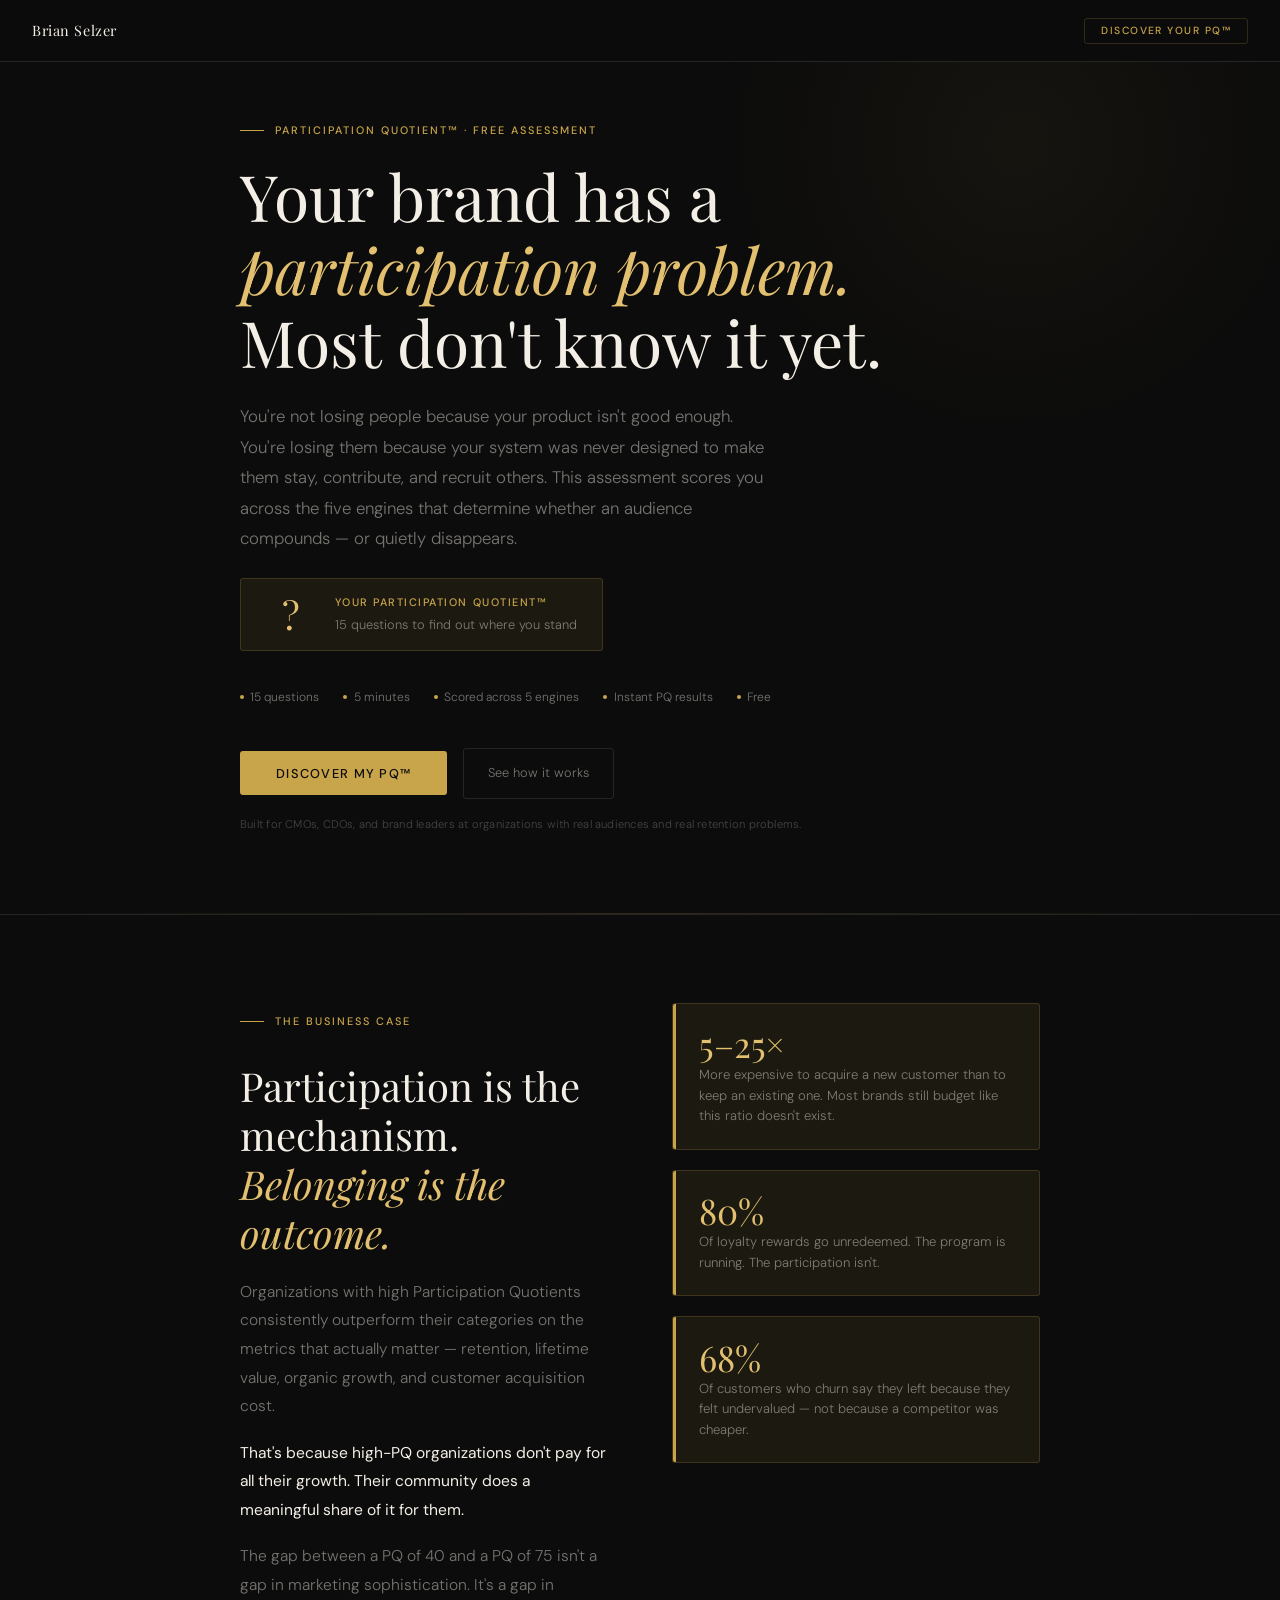
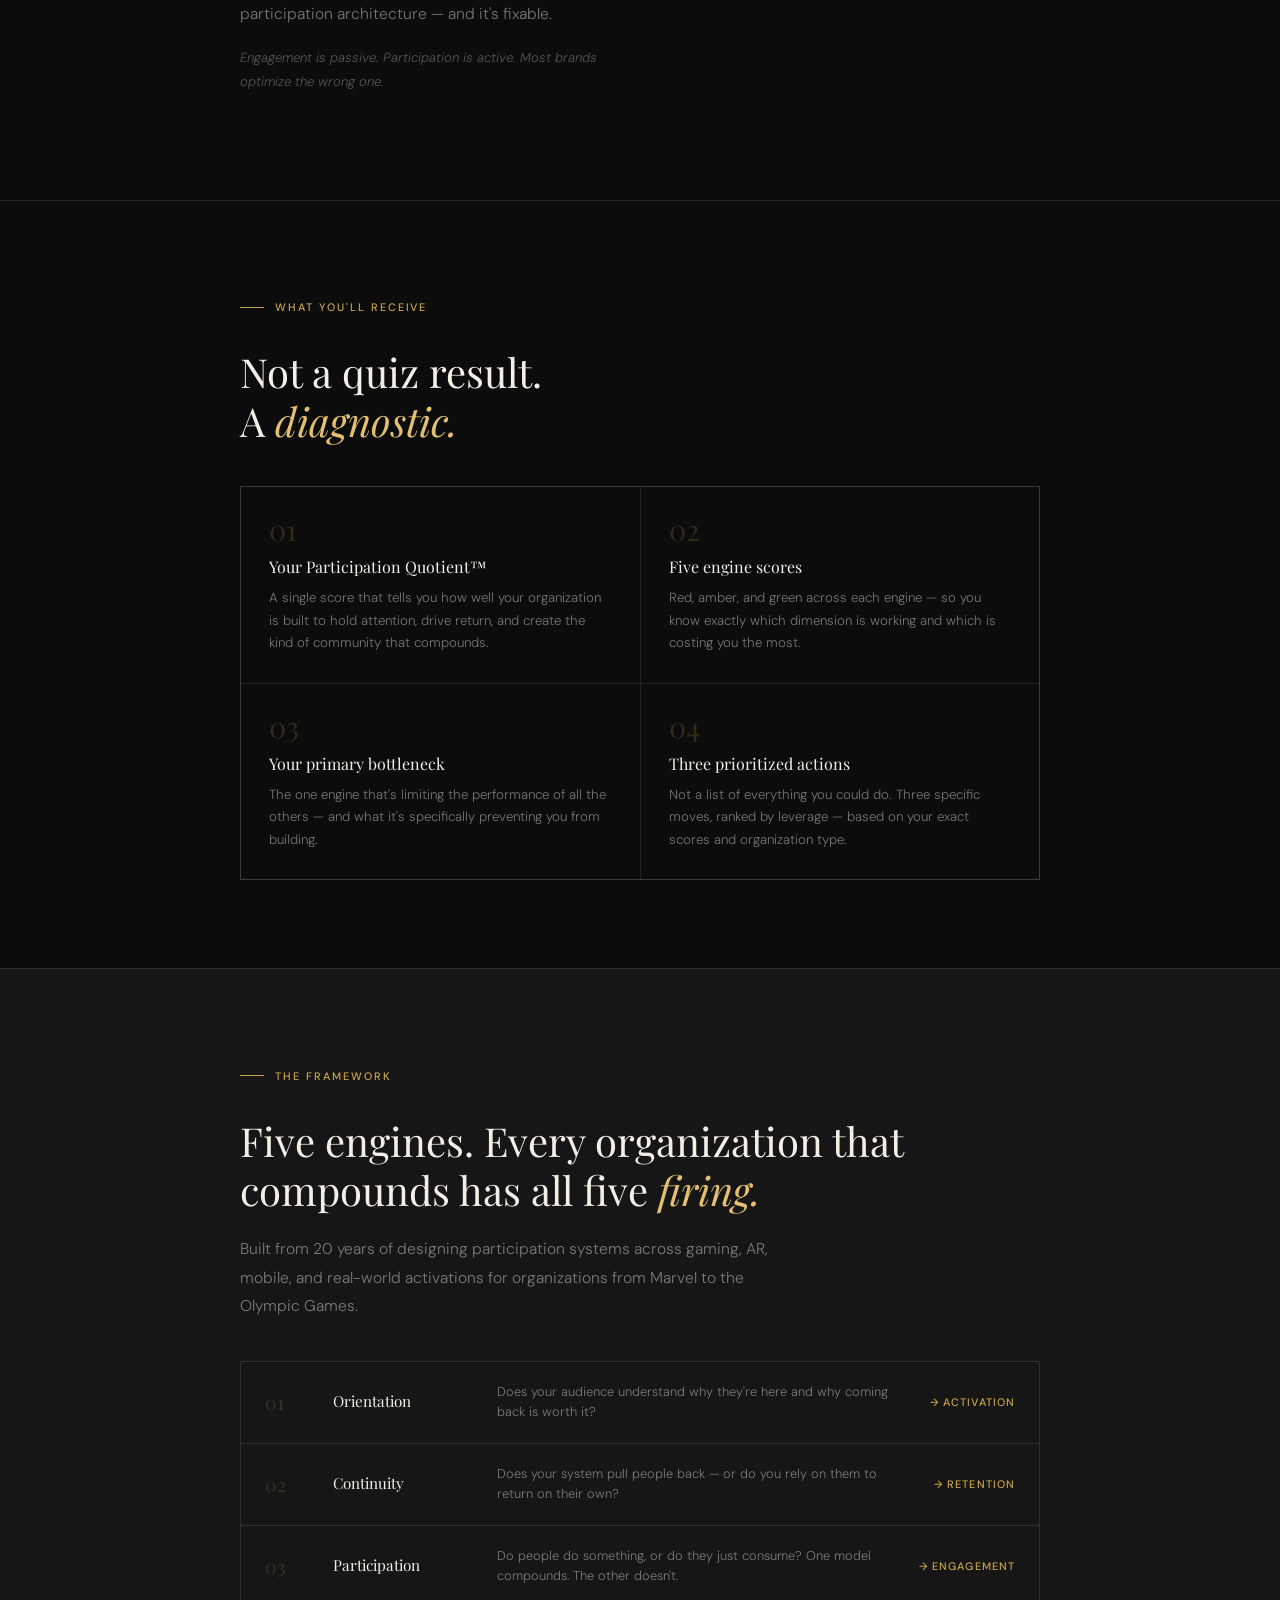
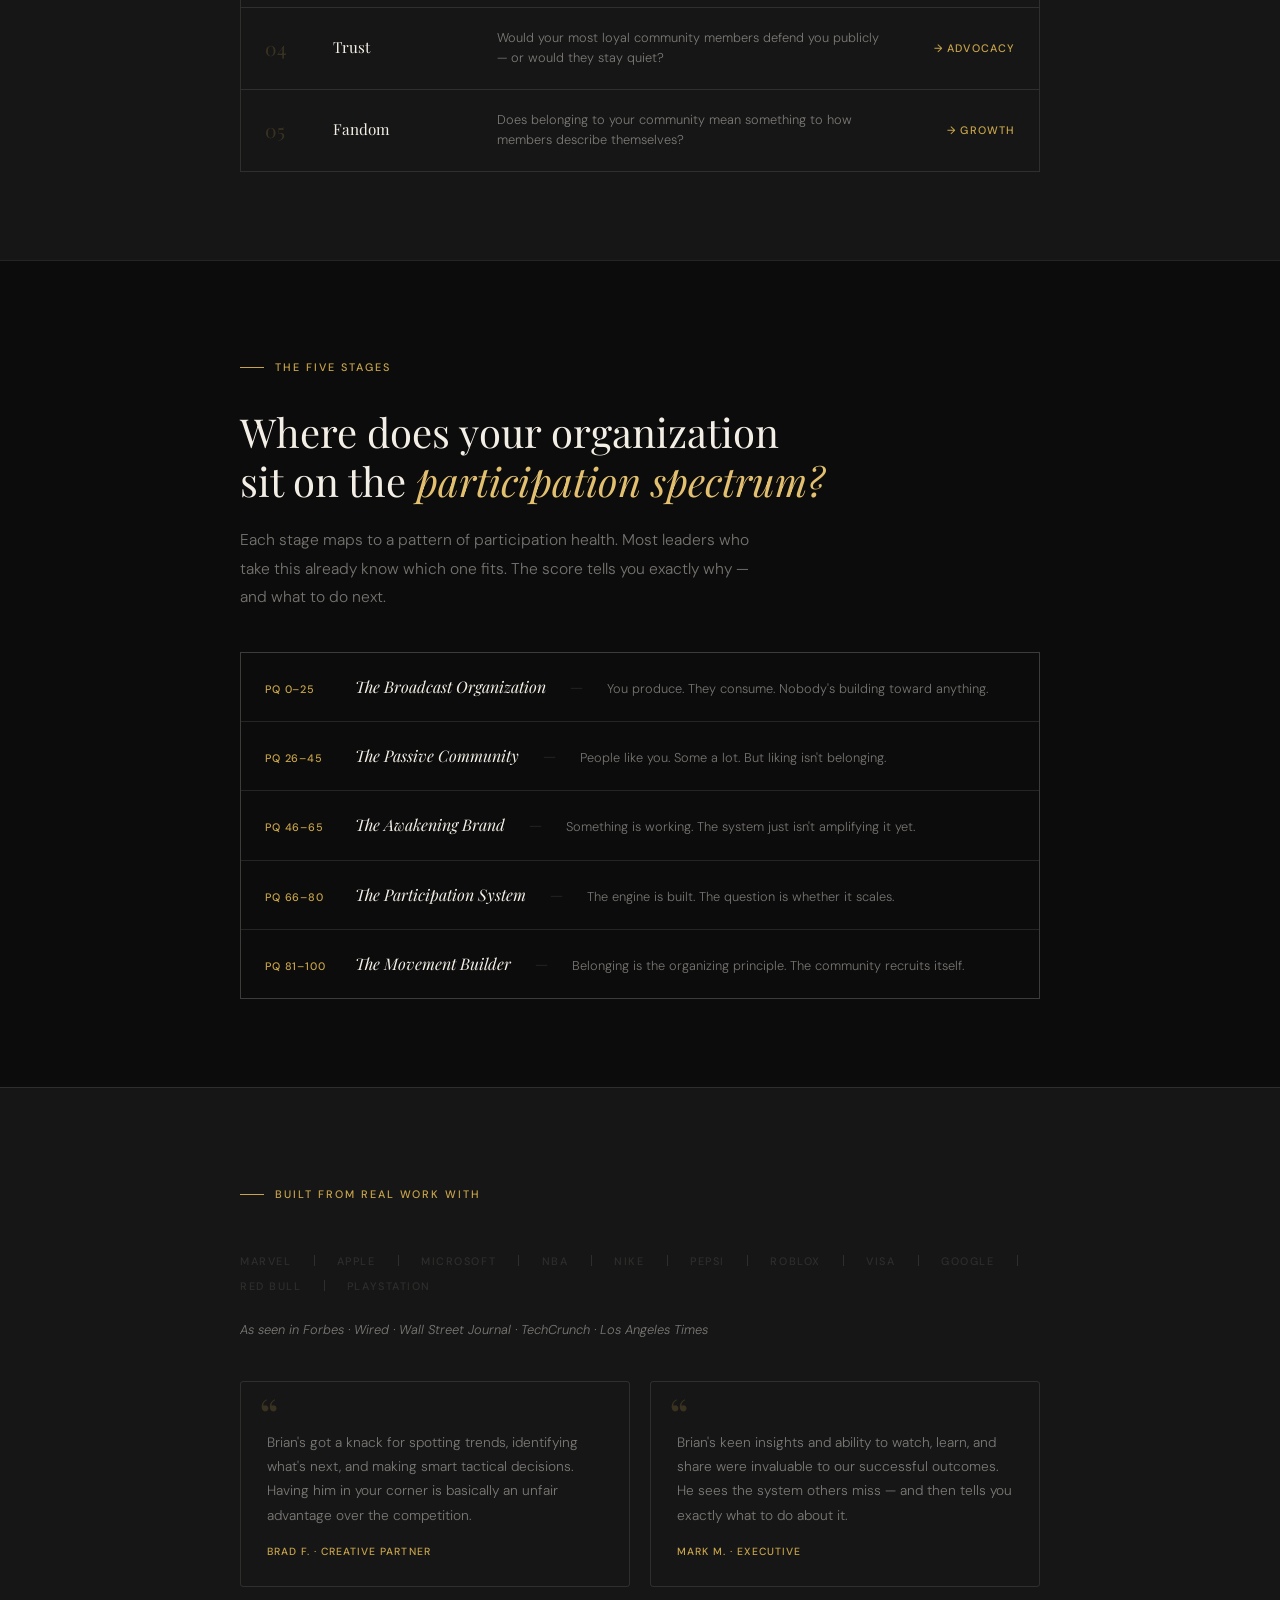
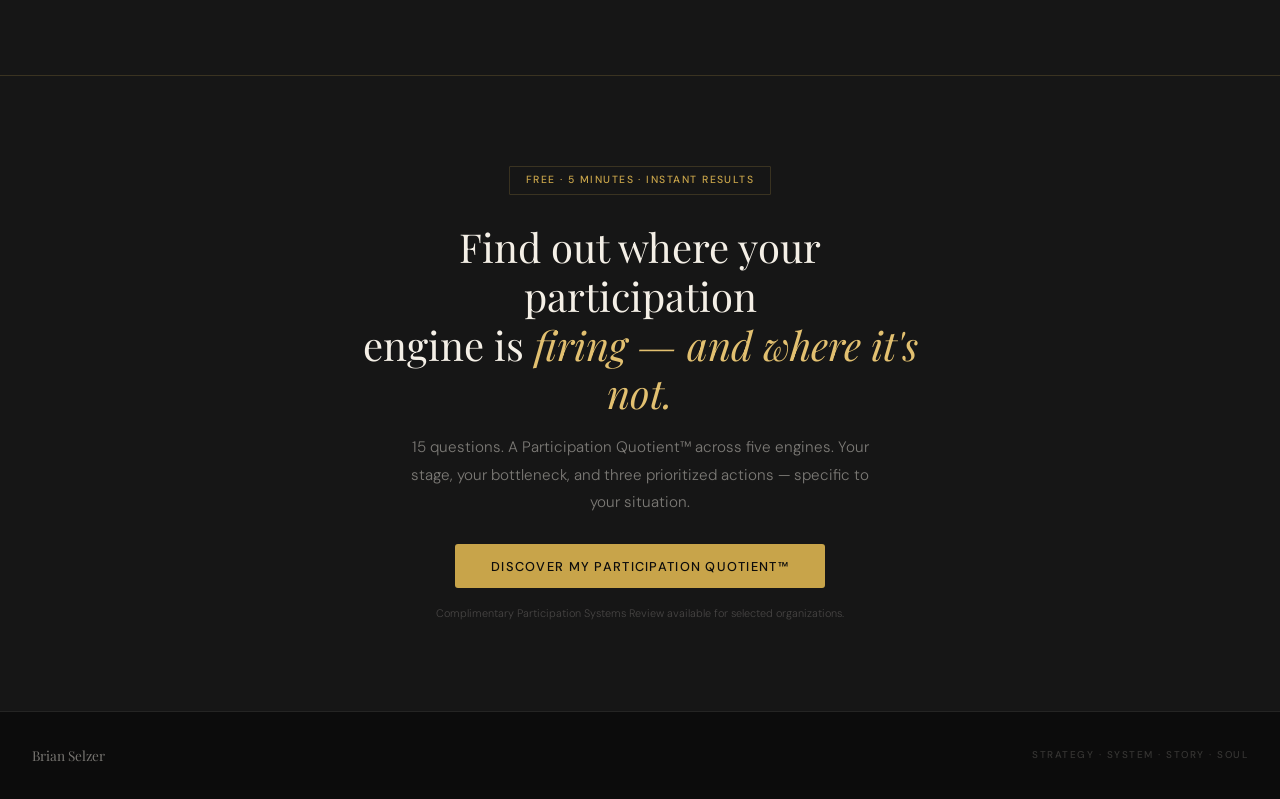
<file: index.html>
<!DOCTYPE html>
<html lang="en">
<head>
<meta charset="UTF-8">
<meta name="viewport" content="width=device-width, initial-scale=1.0">
<title>Participation Quotient™ — Brian Selzer</title>
<link rel="preconnect" href="https://fonts.googleapis.com">
<link rel="preconnect" href="https://fonts.gstatic.com" crossorigin>
<link href="https://fonts.googleapis.com/css2?family=Playfair+Display:ital,wght@0,400;0,500;0,700;1,400;1,500&family=DM+Sans:opsz,wght@9..40,300;9..40,400;9..40,500&display=swap" rel="stylesheet">
<style>
:root {
  --ink: #0c0c0c;
  --ink-2: #161616;
  --ink-3: #1e1e1e;
  --gold: #c8a44a;
  --gold-l: #e2c070;
  --gold-dim: rgba(200,164,74,.09);
  --gold-bdr: rgba(200,164,74,.2);
  --cream: #f4efe6;
  --muted: rgba(244,239,230,.46);
  --faint: rgba(244,239,230,.11);
  --fainter: rgba(244,239,230,.05);
  --serif: 'Playfair Display', Georgia, serif;
  --sans: 'DM Sans', system-ui, sans-serif;
  --r: 3px;
}
*{box-sizing:border-box;margin:0;padding:0}
html{scroll-behavior:smooth}
body{background:var(--ink);color:var(--cream);font-family:var(--sans);font-weight:300;line-height:1.7;overflow-x:hidden;min-height:100vh}

/* ── SHARED ── */
.serif{font-family:var(--serif)}
.gold{color:var(--gold-l)}
.muted{color:var(--muted)}
.faint{color:rgba(244,239,230,.28)}

.eyebrow{display:inline-flex;align-items:center;gap:.7rem;font-size:.68rem;font-weight:500;letter-spacing:.18em;text-transform:uppercase;color:var(--gold)}
.eyebrow::before{content:'';display:block;width:24px;height:1px;background:var(--gold)}

.btn-gold{display:inline-block;background:var(--gold);color:var(--ink);font-family:var(--sans);font-size:.8rem;font-weight:500;letter-spacing:.1em;text-transform:uppercase;padding:.85rem 2.25rem;border:none;border-radius:var(--r);cursor:pointer;text-decoration:none;transition:all .2s;white-space:nowrap}
.btn-gold:hover{background:var(--gold-l);transform:translateY(-1px)}
.btn-ghost{display:inline-block;background:transparent;color:var(--muted);font-family:var(--sans);font-size:.8rem;font-weight:300;padding:.85rem 1.5rem;border:1px solid var(--faint);border-radius:var(--r);cursor:pointer;text-decoration:none;transition:all .2s}
.btn-ghost:hover{border-color:var(--gold-bdr);color:var(--gold-l)}
.btn-full{width:100%;justify-content:center;display:flex;align-items:center}

/* ── SCREENS ── */
.screen{display:none;animation:fadeUp .4s ease both}
.screen.active{display:block}
@keyframes fadeUp{from{opacity:0;transform:translateY(12px)}to{opacity:1;transform:translateY(0)}}

/* ── NAV ── */
nav{position:fixed;top:0;left:0;right:0;z-index:200;padding:1.1rem 2rem;display:flex;justify-content:space-between;align-items:center;background:rgba(12,12,12,.9);backdrop-filter:blur(16px);border-bottom:1px solid var(--faint)}
.nav-brand{font-family:var(--serif);font-size:.9rem;color:var(--cream);text-decoration:none;letter-spacing:.04em}
.nav-sub{font-size:.65rem;font-weight:500;letter-spacing:.14em;text-transform:uppercase;color:var(--gold);border:1px solid var(--gold-bdr);padding:.35rem 1rem;border-radius:var(--r);cursor:pointer;background:none;font-family:var(--sans)}
.nav-sub:hover{background:var(--gold-dim)}

/* ── LANDING ── */
#screen-landing{padding:0}
.lp-hero{min-height:100vh;display:flex;align-items:center;padding:7rem 2rem 5rem;position:relative;overflow:hidden}
.lp-hero::before{content:'';position:absolute;top:-20%;right:-5%;width:650px;height:650px;background:radial-gradient(circle,rgba(200,164,74,.055) 0%,transparent 68%);pointer-events:none}
.lp-hero::after{content:'';position:absolute;bottom:0;left:0;right:0;height:1px;background:linear-gradient(90deg,transparent,var(--gold-bdr),transparent)}
.hero-inner{max-width:800px;margin:0 auto;width:100%}
.hero-inner h1{font-family:var(--serif);font-size:clamp(2.5rem,5.5vw,4rem);font-weight:400;line-height:1.14;margin:1.25rem 0 1.4rem;max-width:680px}
.hero-inner h1 em{font-style:italic;color:var(--gold-l)}
.hero-sub{font-size:1.05rem;color:var(--muted);max-width:540px;line-height:1.82;margin-bottom:1.5rem}

.pq-unknown{display:inline-flex;align-items:center;gap:1.25rem;background:var(--gold-dim);border:1px solid var(--gold-bdr);border-radius:var(--r);padding:.9rem 1.6rem;margin-bottom:2.25rem}
.pq-question-mark{font-family:var(--serif);font-size:2.4rem;font-weight:400;color:var(--gold-l);line-height:1;width:48px;text-align:center}
.pq-label span:first-child{display:block;font-size:.68rem;font-weight:500;letter-spacing:.14em;text-transform:uppercase;color:var(--gold);margin-bottom:.15rem}
.pq-label span:last-child{display:block;font-size:.8rem;color:var(--muted)}

.hero-chips{display:flex;flex-wrap:wrap;gap:.5rem 1.5rem;margin-bottom:2.5rem}
.chip{font-size:.75rem;color:var(--muted);display:flex;align-items:center;gap:.4rem}
.chip::before{content:'';width:4px;height:4px;border-radius:50%;background:var(--gold);flex-shrink:0}

.hero-btns{display:flex;align-items:center;gap:1rem;flex-wrap:wrap;margin-bottom:1rem}
.hero-note{font-size:.7rem;color:rgba(244,239,230,.25);letter-spacing:.02em}

/* Landing sections */
.lp-section{padding:5.5rem 2rem;border-top:1px solid var(--faint)}
.lp-inner{max-width:800px;margin:0 auto}
.lp-grid-2{display:grid;grid-template-columns:1fr 1fr;gap:4rem;align-items:start}
.lp-h2{font-family:var(--serif);font-size:clamp(1.7rem,3.2vw,2.5rem);font-weight:400;line-height:1.22;margin:1rem 0 1.25rem}
.lp-h2 em{font-style:italic;color:var(--gold-l)}
.lp-p{font-size:.975rem;color:var(--muted);line-height:1.84;margin-bottom:1.1rem}
.lp-p strong{color:var(--cream);font-weight:400}

/* What you get */
.gets-grid{display:grid;grid-template-columns:1fr 1fr;gap:1px;background:var(--faint);border:1px solid var(--faint);margin-top:2.5rem}
.get-item{background:var(--ink);padding:1.75rem;transition:background .2s}
.get-item:hover{background:var(--ink-2)}
.get-n{font-family:var(--serif);font-size:1.8rem;color:var(--gold-bdr);line-height:1;margin-bottom:.6rem}
.get-t{font-family:var(--serif);font-size:1rem;font-weight:400;color:var(--cream);margin-bottom:.4rem}
.get-d{font-size:.83rem;color:var(--muted);line-height:1.7}

/* Engine rows */
.engine-table{border:1px solid var(--faint);margin-top:2.5rem}
.eng-row{display:grid;grid-template-columns:44px 140px 1fr 100px;align-items:center;gap:1.5rem;padding:1.25rem 1.5rem;border-bottom:1px solid var(--faint);transition:background .2s}
.eng-row:last-child{border-bottom:none}
.eng-row:hover{background:var(--fainter)}
.eng-i{font-family:var(--serif);font-size:1.2rem;color:var(--gold-bdr)}
.eng-name{font-family:var(--serif);font-size:.95rem;color:var(--cream)}
.eng-desc{font-size:.8rem;color:var(--muted);line-height:1.6}
.eng-outcome{font-size:.68rem;font-weight:500;letter-spacing:.1em;text-transform:uppercase;color:var(--gold);text-align:right}

/* Stages */
.stages-list{display:flex;flex-direction:column;gap:1px;background:var(--faint);border:1px solid var(--faint);margin-top:2.5rem}
.stage-row{background:var(--ink);padding:1.25rem 1.5rem;display:flex;align-items:baseline;gap:1.25rem;transition:background .2s;cursor:default}
.stage-row:hover{background:var(--ink-2)}
.stage-pq{font-size:.68rem;font-weight:500;letter-spacing:.08em;color:var(--gold);min-width:70px}
.stage-name{font-family:var(--serif);font-style:italic;font-size:1rem;color:var(--cream)}
.stage-dash{color:var(--faint);margin:0 .25rem}
.stage-tag{font-size:.8rem;color:var(--muted)}

/* Stats */
.stat-grid{display:flex;flex-direction:column;gap:1.25rem}
.stat-card{padding:1.4rem 1.6rem;border:1px solid var(--gold-bdr);border-radius:var(--r);background:var(--gold-dim);position:relative;overflow:hidden}
.stat-card::before{content:'';position:absolute;top:0;left:0;width:3px;height:100%;background:var(--gold)}
.stat-n{font-family:var(--serif);font-size:2.2rem;color:var(--gold-l);line-height:1;margin-bottom:.25rem}
.stat-l{font-size:.82rem;color:var(--muted);line-height:1.55}

/* Proof */
.proof-logos{display:flex;flex-wrap:wrap;gap:.4rem 1.4rem;margin:2rem 0 1.5rem;align-items:center}
.proof-l{font-size:.68rem;font-weight:500;letter-spacing:.14em;text-transform:uppercase;color:var(--faint)}
.proof-div{width:1px;height:11px;background:var(--faint)}
.proof-press{font-size:.8rem;color:var(--muted);font-style:italic;margin-bottom:2.5rem}
.testi-grid{display:grid;grid-template-columns:1fr 1fr;gap:1.25rem}
.testi{padding:1.6rem;border:1px solid var(--faint);border-radius:var(--r);position:relative}
.testi::before{content:'\201C';font-family:var(--serif);font-size:3rem;color:var(--gold-bdr);position:absolute;top:.5rem;left:1.1rem;line-height:1}
.testi-t{font-size:.855rem;color:var(--muted);line-height:1.78;margin-top:1.4rem;margin-bottom:1rem}
.testi-a{font-size:.65rem;font-weight:500;letter-spacing:.1em;text-transform:uppercase;color:var(--gold)}

/* CTA band */
.lp-cta-band{background:var(--ink-2);border-top:1px solid var(--gold-bdr);padding:5.5rem 2rem;text-align:center}
.cta-scarcity{display:inline-block;font-size:.65rem;font-weight:500;letter-spacing:.14em;text-transform:uppercase;color:var(--gold);border:1px solid var(--gold-bdr);padding:.3rem 1rem;border-radius:1px;margin-bottom:1.75rem}
.lp-cta-band .lp-h2{max-width:600px;margin:0 auto 1rem}
.cta-sub{font-size:.95rem;color:var(--muted);max-width:480px;margin:0 auto 1.75rem;line-height:1.8}
.cta-fine{font-size:.68rem;color:rgba(244,239,230,.22);margin-top:1rem}

footer{padding:2rem;border-top:1px solid var(--faint);display:flex;justify-content:space-between;align-items:center;flex-wrap:wrap;gap:1rem}
.footer-brand{font-family:var(--serif);font-size:.85rem;color:var(--muted)}
.footer-tag{font-size:.62rem;font-weight:500;letter-spacing:.15em;text-transform:uppercase;color:rgba(244,239,230,.18)}

/* ── SEGMENTATION ── */
#screen-seg{padding:7rem 2rem 4rem;min-height:100vh;display:none;align-items:center}
#screen-seg.active{display:flex}
.seg-inner{max-width:600px;margin:0 auto;width:100%}
.seg-inner h2{font-family:var(--serif);font-size:clamp(1.8rem,3.5vw,2.6rem);font-weight:400;line-height:1.2;margin:1rem 0 .6rem}
.seg-inner h2 em{font-style:italic;color:var(--gold-l)}
.seg-sub{font-size:.95rem;color:var(--muted);line-height:1.75;margin-bottom:2rem}
.seg-grid{display:grid;grid-template-columns:1fr 1fr;gap:.75rem;margin-bottom:2rem}
.seg-opt{padding:1rem 1.25rem;border:1px solid var(--faint);border-radius:var(--r);cursor:pointer;transition:all .18s;display:flex;align-items:center;gap:.75rem}
.seg-opt:hover{border-color:var(--gold-bdr);background:var(--gold-dim)}
.seg-opt.sel{border-color:var(--gold);background:var(--gold-dim)}
.seg-opt-dot{width:14px;height:14px;border-radius:50%;border:1.5px solid var(--faint);flex-shrink:0;transition:all .18s;display:flex;align-items:center;justify-content:center}
.seg-opt.sel .seg-opt-dot{background:var(--gold);border-color:var(--gold)}
.seg-opt-text{font-size:.875rem;color:var(--cream);line-height:1.4}

/* ── QUIZ ── */
#screen-quiz{padding:5.5rem 2rem 4rem;min-height:100vh;display:none;align-items:flex-start;padding-top:6rem}
#screen-quiz.active{display:flex}
.quiz-inner{max-width:640px;margin:0 auto;width:100%}

.prog-wrap{margin-bottom:2rem}
.prog-meta{display:flex;justify-content:space-between;font-size:.72rem;color:var(--muted);margin-bottom:.45rem}
.prog-bar{height:3px;background:var(--fainter);border-radius:2px;overflow:hidden}
.prog-fill{height:100%;background:var(--gold);border-radius:2px;transition:width .5s ease}

.eng-badge{display:inline-flex;align-items:center;gap:.5rem;font-size:.65rem;font-weight:500;letter-spacing:.14em;text-transform:uppercase;padding:.3rem .9rem;border-radius:20px;margin-bottom:.85rem}
.q-card{background:var(--ink-2);border:1px solid var(--faint);border-radius:var(--r);padding:1.5rem}
.q-text{font-family:var(--serif);font-size:1.1rem;font-weight:400;color:var(--cream);line-height:1.55;margin-bottom:1.25rem}
.q-opts{display:flex;flex-direction:column;gap:.6rem}
.q-opt{display:flex;align-items:flex-start;gap:.85rem;padding:.85rem 1rem;border:1px solid var(--faint);border-radius:var(--r);cursor:pointer;transition:all .15s}
.q-opt:hover{background:var(--fainter);border-color:rgba(244,239,230,.18)}
.q-opt.sel{border-color:var(--gold);background:var(--gold-dim)}
.q-radio{width:16px;height:16px;border-radius:50%;border:1.5px solid var(--faint);flex-shrink:0;margin-top:2px;transition:all .15s;display:flex;align-items:center;justify-content:center}
.q-opt.sel .q-radio{background:var(--gold);border-color:var(--gold)}
.q-opt.sel .q-radio::after{content:'';width:5px;height:5px;border-radius:50%;background:var(--ink)}
.q-opt-text{font-size:.875rem;color:var(--cream);line-height:1.55}
.quiz-nav{display:flex;justify-content:space-between;align-items:center;margin-top:1.5rem}
.quiz-counter{font-size:.75rem;color:var(--muted)}

/* ── GATE ── */
#screen-gate{padding:5.5rem 2rem 4rem;min-height:100vh;display:none;align-items:center}
#screen-gate.active{display:flex}
.gate-inner{max-width:520px;margin:0 auto;width:100%;text-align:center}
.gate-icon{width:64px;height:64px;border-radius:50%;background:var(--gold-dim);border:1px solid var(--gold-bdr);margin:0 auto 1.5rem;display:flex;align-items:center;justify-content:center}
.gate-icon svg{width:28px;height:28px;stroke:var(--gold);fill:none;stroke-width:1.5}
.gate-inner h2{font-family:var(--serif);font-size:clamp(1.6rem,3vw,2.2rem);font-weight:400;line-height:1.25;margin-bottom:.6rem}
.gate-inner h2 em{font-style:italic;color:var(--gold-l)}
.gate-sub{font-size:.9rem;color:var(--muted);line-height:1.78;margin-bottom:1.75rem;max-width:420px;margin-left:auto;margin-right:auto}
.gate-form{text-align:left}
.f-row{display:grid;grid-template-columns:1fr 1fr;gap:.75rem;margin-bottom:.75rem}
.f-field{margin-bottom:.75rem}
.f-field label{display:block;font-size:.68rem;font-weight:500;letter-spacing:.1em;text-transform:uppercase;color:var(--muted);margin-bottom:.35rem}
.f-field input,.f-field select{width:100%;padding:.7rem .95rem;background:var(--ink-3);border:1px solid var(--faint);border-radius:var(--r);color:var(--cream);font-family:var(--sans);font-size:.875rem;font-weight:300;transition:border-color .15s}
.f-field input:focus,.f-field select:focus{outline:none;border-color:var(--gold-bdr)}
.f-field input::placeholder{color:rgba(244,239,230,.25)}
.f-field select option{background:var(--ink-2)}
.gate-privacy{font-size:.68rem;color:rgba(244,239,230,.22);text-align:center;margin-top:.75rem;line-height:1.6}

/* ── RESULTS ── */
#screen-results{display:none;padding:5.5rem 0 0}
#screen-results.active{display:block}
.results-wrap{max-width:720px;margin:0 auto;padding:0 2rem}

.results-header{background:var(--ink-2);border:1px solid var(--faint);border-radius:var(--r);padding:2rem;margin-bottom:1.25rem;text-align:center;position:relative;overflow:hidden}
.results-header::before{content:'';position:absolute;top:-40%;left:50%;transform:translateX(-50%);width:400px;height:400px;background:radial-gradient(circle,rgba(200,164,74,.06) 0%,transparent 65%);pointer-events:none}
.results-for{font-size:.7rem;font-weight:500;letter-spacing:.12em;text-transform:uppercase;color:var(--muted);margin-bottom:1.25rem}
.pq-display{display:flex;align-items:center;justify-content:center;gap:1.5rem;margin-bottom:1rem}
.pq-big{font-family:var(--serif);font-size:4.5rem;font-weight:400;line-height:1}
.pq-right span:first-child{display:block;font-size:.68rem;font-weight:500;letter-spacing:.12em;text-transform:uppercase;color:var(--gold);margin-bottom:.15rem}
.pq-right span:last-child{display:block;font-size:.82rem;color:var(--muted)}
.archetype-name{font-family:var(--serif);font-size:1.5rem;font-weight:400;color:var(--cream);margin-bottom:.3rem}
.archetype-tag{font-size:.875rem;color:var(--muted)}

/* Engine scores */
.engines-card{background:var(--ink-2);border:1px solid var(--faint);border-radius:var(--r);padding:1.5rem;margin-bottom:1.25rem}
.engines-title{font-size:.68rem;font-weight:500;letter-spacing:.12em;text-transform:uppercase;color:var(--gold);margin-bottom:1.25rem}
.eng-score-row{margin-bottom:1rem}
.eng-score-row:last-child{margin-bottom:0}
.eng-score-meta{display:flex;justify-content:space-between;align-items:center;margin-bottom:.35rem}
.eng-score-name{font-size:.82rem;color:var(--cream)}
.rag{font-size:.65rem;font-weight:500;letter-spacing:.08em;text-transform:uppercase;padding:.2rem .65rem;border-radius:20px}
.rag-green{background:rgba(45,122,79,.18);color:#5db88a}
.rag-amber{background:rgba(186,117,23,.18);color:#e8a84a}
.rag-red{background:rgba(192,57,43,.18);color:#e07060}
.eng-bar{height:5px;background:var(--fainter);border-radius:3px;overflow:hidden}
.eng-bar-fill{height:100%;border-radius:3px;transition:width 1s ease .3s}

/* Bottleneck */
.bottleneck-card{border:1px solid var(--gold-bdr);border-radius:var(--r);padding:1.5rem;margin-bottom:1.25rem;background:var(--gold-dim);position:relative;overflow:hidden}
.bottleneck-card::before{content:'';position:absolute;top:0;left:0;width:4px;height:100%;background:var(--gold)}
.bn-label{font-size:.65rem;font-weight:500;letter-spacing:.14em;text-transform:uppercase;color:var(--gold);margin-bottom:.6rem}
.bn-title{font-family:var(--serif);font-size:1.1rem;font-weight:400;color:var(--cream);margin-bottom:.65rem}
.bn-text{font-size:.875rem;color:var(--muted);line-height:1.78}

/* Diagnosis */
.diag-card{background:var(--ink-2);border:1px solid var(--faint);border-radius:var(--r);padding:1.5rem;margin-bottom:1.25rem}
.diag-label{font-size:.65rem;font-weight:500;letter-spacing:.14em;text-transform:uppercase;color:var(--gold);margin-bottom:.75rem}
.diag-text{font-size:.9rem;color:var(--muted);line-height:1.82}

/* Holy shit */
.hs-card{background:var(--ink-3);border-left:3px solid var(--gold);padding:1.4rem 1.6rem;margin-bottom:1.25rem;border-radius:0 var(--r) var(--r) 0}
.hs-text{font-family:var(--serif);font-style:italic;font-size:1.05rem;color:var(--cream);line-height:1.65}

/* Priorities */
.priorities-card{background:var(--ink-2);border:1px solid var(--faint);border-radius:var(--r);padding:1.5rem;margin-bottom:1.25rem}
.pri-title{font-size:.68rem;font-weight:500;letter-spacing:.12em;text-transform:uppercase;color:var(--gold);margin-bottom:1.25rem}
.pri-item{display:flex;gap:1rem;padding-bottom:1rem;border-bottom:1px solid var(--faint);margin-bottom:1rem}
.pri-item:last-child{border-bottom:none;margin-bottom:0;padding-bottom:0}
.pri-num{width:26px;height:26px;border-radius:50%;background:var(--gold-dim);border:1px solid var(--gold-bdr);color:var(--gold);font-size:.75rem;font-weight:500;display:flex;align-items:center;justify-content:center;flex-shrink:0;margin-top:.1rem}
.pri-head{font-size:.875rem;font-weight:500;color:var(--cream);margin-bottom:.2rem;letter-spacing:.01em}
.pri-body{font-size:.82rem;color:var(--muted);line-height:1.65}

/* What Happens Next */
.whatnext-card{background:var(--ink-2);border:1px solid var(--faint);border-radius:var(--r);padding:1.5rem;margin-bottom:1.25rem}
.whatnext-label{font-size:.65rem;font-weight:500;letter-spacing:.14em;text-transform:uppercase;color:var(--gold);margin-bottom:.75rem}
.whatnext-intro{font-size:.875rem;color:var(--muted);line-height:1.72;margin-bottom:1rem}
.whatnext-targets{display:flex;flex-direction:column;gap:.55rem;margin-bottom:1rem}
.wn-target{display:flex;align-items:center;gap:.85rem;padding:.65rem .9rem;background:var(--fainter);border-radius:var(--r);border:1px solid var(--faint)}
.wn-arrow{font-size:.75rem;color:#5db88a;min-width:14px}
.wn-engine{font-size:.82rem;color:var(--cream);min-width:100px}
.wn-from{font-size:.78rem;color:var(--muted)}
.wn-to{font-size:.78rem;color:#5db88a;font-weight:500}
.wn-result{font-size:.82rem;color:var(--muted);line-height:1.6;padding-top:.75rem;border-top:1px solid var(--faint);font-style:italic}
.wn-result strong{color:var(--cream);font-style:normal;font-weight:400}

/* Advancement Ladder */
.ladder-card{background:var(--ink-2);border:1px solid var(--faint);border-radius:var(--r);padding:1.5rem;margin-bottom:1.25rem}
.ladder-label{font-size:.65rem;font-weight:500;letter-spacing:.14em;text-transform:uppercase;color:var(--gold);margin-bottom:1.1rem}
.ladder-list{display:flex;flex-direction:column;gap:0;margin-bottom:1.1rem}
.ladder-item{display:flex;align-items:center;gap:.9rem;padding:.65rem .85rem;border-radius:var(--r);transition:background .15s}
.ladder-item.current{background:var(--gold-dim);border:1px solid var(--gold-bdr)}
.ladder-item.above{opacity:.38}
.ladder-item.below{opacity:.38}
.ladder-arrow{font-size:.7rem;color:var(--gold);min-width:16px;text-align:center}
.ladder-name{font-size:.875rem;color:var(--cream);font-family:var(--serif);font-style:italic}
.ladder-name.current-name{color:var(--gold-l);font-style:normal;font-weight:500}
.ladder-next{font-size:.875rem;color:var(--muted);line-height:1.65;font-style:italic;padding-top:.75rem;border-top:1px solid var(--faint)}
.ladder-next strong{color:var(--cream);font-style:normal;font-weight:400}

/* Hidden Tax */
.tax-card{background:var(--ink-3);border:1px solid rgba(224,112,96,.25);border-radius:var(--r);padding:1.5rem;margin-bottom:1.25rem;position:relative;overflow:hidden}
.tax-card::before{content:'';position:absolute;top:0;left:0;width:4px;height:100%;background:#e07060}
.tax-label{font-size:.65rem;font-weight:500;letter-spacing:.14em;text-transform:uppercase;color:#e07060;margin-bottom:.6rem}
.tax-intro{font-size:.9rem;color:var(--muted);line-height:1.75;margin-bottom:1rem}
.tax-list{display:flex;flex-direction:column;gap:.6rem}
.tax-item{display:flex;align-items:flex-start;gap:.75rem;font-size:.855rem;color:var(--muted);line-height:1.6}
.tax-dot{width:5px;height:5px;border-radius:50%;background:#e07060;flex-shrink:0;margin-top:.5rem}
.tax-item strong{color:var(--cream);font-weight:400}

/* Credibility strip */
.cred-strip{border:1px solid var(--faint);border-radius:var(--r);padding:1.1rem 1.5rem;margin-bottom:1rem;background:var(--fainter)}
.cred-text{font-size:.8rem;color:var(--muted);line-height:1.7;text-align:center}
.cred-text strong{color:rgba(244,239,230,.65);font-weight:400}

/* Consulting CTA */
.consult-card{background:linear-gradient(160deg,var(--ink-2),rgba(200,164,74,.07));border:1.5px solid var(--gold);border-radius:var(--r);padding:2.5rem 2rem;margin-bottom:1.25rem;text-align:center;box-shadow:0 0 40px rgba(200,164,74,.12)}
.consult-card h3{font-size:1.7rem}
.consult-card #r-cta-btn{padding:1.1rem 3rem;font-size:.9rem}
.early-cta{margin-top:20px;padding-top:18px;border-top:1px solid var(--gold-bdr);display:flex;align-items:center;justify-content:space-between;gap:16px;flex-wrap:wrap}
.early-cta-text{font-size:.85rem;color:var(--muted);flex:1;min-width:200px}
.early-cta-btn{white-space:nowrap}
.sticky-cta{position:fixed;bottom:0;left:0;right:0;z-index:50;background:var(--ink);border-top:1px solid var(--gold-bdr);padding:.9rem 1.5rem;display:none;align-items:center;justify-content:center;gap:1.25rem;box-shadow:0 -8px 24px rgba(0,0,0,.4)}
.sticky-cta.active{display:flex}
.sticky-cta-text{font-size:.82rem;color:var(--cream)}
.sticky-cta-btn{padding:.65rem 1.5rem;font-size:.72rem}
@media (max-width:640px){.sticky-cta-text{display:none}.sticky-cta{padding:.75rem}}
.consult-scarcity{display:inline-block;font-size:.62rem;font-weight:500;letter-spacing:.14em;text-transform:uppercase;color:var(--gold);border:1px solid var(--gold-bdr);padding:.28rem .85rem;border-radius:1px;margin-bottom:1rem}
.consult-card h3{font-family:var(--serif);font-size:1.4rem;font-weight:400;color:var(--cream);margin-bottom:.6rem;line-height:1.3}
.consult-card p{font-size:.875rem;color:var(--muted);max-width:480px;margin:0 auto 1.4rem;line-height:1.78}
.action-row{display:flex;justify-content:center;gap:.75rem;margin-top:1rem;flex-wrap:wrap}
.action-btn{background:transparent;border:1px solid var(--faint);color:var(--muted);border-radius:var(--r);padding:.5rem 1.1rem;font-size:.75rem;cursor:pointer;font-family:var(--sans);transition:all .2s}
.action-btn:hover{border-color:var(--gold-bdr);color:var(--gold-l)}

.results-footer{background:var(--ink-2);border-top:1px solid var(--faint);padding:2rem;display:flex;justify-content:space-between;align-items:center;margin-top:2rem;flex-wrap:wrap;gap:1rem}

/* Responsive */
@media(max-width:680px){
  nav{padding:1rem 1.25rem}
  .lp-hero,.lp-section{padding-left:1.25rem;padding-right:1.25rem}
  .lp-grid-2,.gets-grid,.seg-grid,.testi-grid,.f-row{grid-template-columns:1fr;gap:1.5rem}
  .eng-row{grid-template-columns:36px 1fr;gap:.75rem}
  .eng-name,.eng-outcome{display:none}
  .hero-btns{flex-direction:column;align-items:flex-start}
  .btn-ghost{margin-top:0}
  h1{font-size:2.3rem}
  .pq-big{font-size:3.5rem}
  #screen-seg,#screen-quiz,#screen-gate{padding:5rem 1.25rem 3rem}
  .results-wrap{padding:0 1.25rem}
}
</style>
</head>
<body>

<nav>
  <a href="#" class="nav-brand" onclick="showLanding()">Brian Selzer</a>
  <button class="nav-sub" onclick="startAssessment()">Discover Your PQ™</button>
</nav>

<!-- ═══════════════════════════════════════════════ LANDING -->
<div id="screen-landing" class="screen active">

  <div class="lp-hero">
    <div class="hero-inner">
      <div class="eyebrow">Participation Quotient™ · Free Assessment</div>
      <h1>Your brand has a<br><em>participation problem.</em><br>Most don't know it yet.</h1>
      <p class="hero-sub">You're not losing people because your product isn't good enough. You're losing them because your system was never designed to make them stay, contribute, and recruit others. This assessment scores you across the five engines that determine whether an audience compounds — or quietly disappears.</p>

      <div class="pq-unknown">
        <div class="pq-question-mark">?</div>
        <div class="pq-label">
          <span>Your Participation Quotient™</span>
          <span>15 questions to find out where you stand</span>
        </div>
      </div>

      <div class="hero-chips">
        <div class="chip">15 questions</div>
        <div class="chip">5 minutes</div>
        <div class="chip">Scored across 5 engines</div>
        <div class="chip">Instant PQ results</div>
        <div class="chip">Free</div>
      </div>

      <div class="hero-btns">
        <button class="btn-gold" onclick="startAssessment()">Discover My PQ™</button>
        <a href="#what-is" class="btn-ghost">See how it works</a>
      </div>
      <p class="hero-note">Built for CMOs, CDOs, and brand leaders at organizations with real audiences and real retention problems.</p>
    </div>
  </div>

  <!-- BUSINESS CASE -->
  <div class="lp-section" id="what-is">
    <div class="lp-inner">
      <div class="lp-grid-2">
        <div>
          <div class="eyebrow" style="margin-bottom:1rem">The business case</div>
          <h2 class="lp-h2">Participation is the mechanism.<br><em>Belonging is the outcome.</em></h2>
          <p class="lp-p">Organizations with high Participation Quotients consistently outperform their categories on the metrics that actually matter — retention, lifetime value, organic growth, and customer acquisition cost.</p>
          <p class="lp-p"><strong>That's because high-PQ organizations don't pay for all their growth. Their community does a meaningful share of it for them.</strong></p>
          <p class="lp-p">The gap between a PQ of 40 and a PQ of 75 isn't a gap in marketing sophistication. It's a gap in participation architecture — and it's fixable.</p>
          <p class="lp-p" style="color:rgba(244,239,230,.32);font-size:.82rem;font-style:italic">Engagement is passive. Participation is active. Most brands optimize the wrong one.</p>
        </div>
        <div class="stat-grid">
          <div class="stat-card">
            <div class="stat-n">5–25×</div>
            <div class="stat-l">More expensive to acquire a new customer than to keep an existing one. Most brands still budget like this ratio doesn't exist.</div>
          </div>
          <div class="stat-card">
            <div class="stat-n">80%</div>
            <div class="stat-l">Of loyalty rewards go unredeemed. The program is running. The participation isn't.</div>
          </div>
          <div class="stat-card">
            <div class="stat-n">68%</div>
            <div class="stat-l">Of customers who churn say they left because they felt undervalued — not because a competitor was cheaper.</div>
          </div>
        </div>
      </div>
    </div>
  </div>

  <!-- WHAT YOU GET -->
  <div class="lp-section">
    <div class="lp-inner">
      <div class="eyebrow" style="margin-bottom:1rem">What you'll receive</div>
      <h2 class="lp-h2">Not a quiz result.<br>A <em>diagnostic.</em></h2>
      <div class="gets-grid">
        <div class="get-item">
          <div class="get-n">01</div>
          <div class="get-t">Your Participation Quotient™</div>
          <div class="get-d">A single score that tells you how well your organization is built to hold attention, drive return, and create the kind of community that compounds.</div>
        </div>
        <div class="get-item">
          <div class="get-n">02</div>
          <div class="get-t">Five engine scores</div>
          <div class="get-d">Red, amber, and green across each engine — so you know exactly which dimension is working and which is costing you the most.</div>
        </div>
        <div class="get-item">
          <div class="get-n">03</div>
          <div class="get-t">Your primary bottleneck</div>
          <div class="get-d">The one engine that's limiting the performance of all the others — and what it's specifically preventing you from building.</div>
        </div>
        <div class="get-item">
          <div class="get-n">04</div>
          <div class="get-t">Three prioritized actions</div>
          <div class="get-d">Not a list of everything you could do. Three specific moves, ranked by leverage — based on your exact scores and organization type.</div>
        </div>
      </div>
    </div>
  </div>

  <!-- THE FIVE ENGINES -->
  <div class="lp-section" style="background:var(--ink-2)">
    <div class="lp-inner">
      <div class="eyebrow" style="margin-bottom:1rem">The framework</div>
      <h2 class="lp-h2">Five engines. Every organization that<br>compounds has all five <em>firing.</em></h2>
      <p class="lp-p" style="max-width:560px;margin-bottom:0">Built from 20 years of designing participation systems across gaming, AR, mobile, and real-world activations for organizations from Marvel to the Olympic Games.</p>
      <div class="engine-table">
        <div class="eng-row">
          <div class="eng-i">01</div>
          <div class="eng-name">Orientation</div>
          <div class="eng-desc">Does your audience understand why they're here and why coming back is worth it?</div>
          <div class="eng-outcome">→ Activation</div>
        </div>
        <div class="eng-row">
          <div class="eng-i">02</div>
          <div class="eng-name">Continuity</div>
          <div class="eng-desc">Does your system pull people back — or do you rely on them to return on their own?</div>
          <div class="eng-outcome">→ Retention</div>
        </div>
        <div class="eng-row">
          <div class="eng-i">03</div>
          <div class="eng-name">Participation</div>
          <div class="eng-desc">Do people do something, or do they just consume? One model compounds. The other doesn't.</div>
          <div class="eng-outcome">→ Engagement</div>
        </div>
        <div class="eng-row">
          <div class="eng-i">04</div>
          <div class="eng-name">Trust</div>
          <div class="eng-desc">Would your most loyal community members defend you publicly — or would they stay quiet?</div>
          <div class="eng-outcome">→ Advocacy</div>
        </div>
        <div class="eng-row">
          <div class="eng-i">05</div>
          <div class="eng-name">Fandom</div>
          <div class="eng-desc">Does belonging to your community mean something to how members describe themselves?</div>
          <div class="eng-outcome">→ Growth</div>
        </div>
      </div>
    </div>
  </div>

  <!-- STAGES -->
  <div class="lp-section">
    <div class="lp-inner">
      <div class="eyebrow" style="margin-bottom:1rem">The five stages</div>
      <h2 class="lp-h2">Where does your organization<br>sit on the <em>participation spectrum?</em></h2>
      <p class="lp-p" style="max-width:520px;margin-bottom:0">Each stage maps to a pattern of participation health. Most leaders who take this already know which one fits. The score tells you exactly why — and what to do next.</p>
      <div class="stages-list">
        <div class="stage-row"><span class="stage-pq">PQ 0–25</span><span class="stage-name">The Broadcast Organization</span><span class="stage-dash">—</span><span class="stage-tag muted">You produce. They consume. Nobody's building toward anything.</span></div>
        <div class="stage-row"><span class="stage-pq">PQ 26–45</span><span class="stage-name">The Passive Community</span><span class="stage-dash">—</span><span class="stage-tag muted">People like you. Some a lot. But liking isn't belonging.</span></div>
        <div class="stage-row"><span class="stage-pq">PQ 46–65</span><span class="stage-name">The Awakening Brand</span><span class="stage-dash">—</span><span class="stage-tag muted">Something is working. The system just isn't amplifying it yet.</span></div>
        <div class="stage-row"><span class="stage-pq">PQ 66–80</span><span class="stage-name">The Participation System</span><span class="stage-dash">—</span><span class="stage-tag muted">The engine is built. The question is whether it scales.</span></div>
        <div class="stage-row"><span class="stage-pq">PQ 81–100</span><span class="stage-name">The Movement Builder</span><span class="stage-dash">—</span><span class="stage-tag muted">Belonging is the organizing principle. The community recruits itself.</span></div>
      </div>
    </div>
  </div>

  <!-- PROOF -->
  <div class="lp-section" style="background:var(--ink-2)">
    <div class="lp-inner">
      <div class="eyebrow" style="margin-bottom:1rem">Built from real work with</div>
      <div class="proof-logos">
        <span class="proof-l">Marvel</span><div class="proof-div"></div>
        <span class="proof-l">Apple</span><div class="proof-div"></div>
        <span class="proof-l">Microsoft</span><div class="proof-div"></div>
        <span class="proof-l">NBA</span><div class="proof-div"></div>
        <span class="proof-l">Nike</span><div class="proof-div"></div>
        <span class="proof-l">Pepsi</span><div class="proof-div"></div>
        <span class="proof-l">Roblox</span><div class="proof-div"></div>
        <span class="proof-l">Visa</span><div class="proof-div"></div>
        <span class="proof-l">Google</span><div class="proof-div"></div>
        <span class="proof-l">Red Bull</span><div class="proof-div"></div>
        <span class="proof-l">PlayStation</span>
      </div>
      <p class="proof-press">As seen in Forbes · Wired · Wall Street Journal · TechCrunch · Los Angeles Times</p>
      <div class="testi-grid">
        <div class="testi">
          <div class="testi-t">Brian's got a knack for spotting trends, identifying what's next, and making smart tactical decisions. Having him in your corner is basically an unfair advantage over the competition.</div>
          <div class="testi-a">Brad F. · Creative Partner</div>
        </div>
        <div class="testi">
          <div class="testi-t">Brian's keen insights and ability to watch, learn, and share were invaluable to our successful outcomes. He sees the system others miss — and then tells you exactly what to do about it.</div>
          <div class="testi-a">Mark M. · Executive</div>
        </div>
      </div>
    </div>
  </div>

  <!-- BOTTOM CTA -->
  <div class="lp-cta-band">
    <div class="cta-scarcity">Free · 5 Minutes · Instant Results</div>
    <h2 class="lp-h2 serif">Find out where your participation<br>engine is <em>firing — and where it's not.</em></h2>
    <p class="cta-sub muted">15 questions. A Participation Quotient™ across five engines. Your stage, your bottleneck, and three prioritized actions — specific to your situation.</p>
    <button class="btn-gold" onclick="startAssessment()">Discover My Participation Quotient™</button>
    <p class="cta-fine">Complimentary Participation Systems Review available for selected organizations.</p>
  </div>

  <footer>
    <span class="footer-brand">Brian Selzer</span>
    <span class="footer-tag">Strategy · System · Story · Soul</span>
  </footer>

</div><!-- /landing -->


<!-- ═══════════════════════════════════════════════ SEGMENTATION -->
<div id="screen-seg" class="screen">
  <div class="seg-inner">
    <div class="eyebrow" style="margin-bottom:1rem">Before we begin</div>
    <h2>Which best describes<br><em>your organization?</em></h2>
    <p class="seg-sub muted">This shapes how your results are framed. The framework and scoring stay identical — the language becomes specific to your context.</p>
    <div class="seg-grid" id="seg-opts"></div>
    <button class="btn-gold btn-full" id="seg-next" onclick="startQuiz()" disabled>Begin Assessment →</button>
  </div>
</div>


<!-- ═══════════════════════════════════════════════ QUIZ -->
<div id="screen-quiz" class="screen">
  <div class="quiz-inner">
    <div class="prog-wrap">
      <div class="prog-meta">
        <span id="q-label">Question 1 of 15</span>
        <span id="q-eng-name">Orientation</span>
      </div>
      <div class="prog-bar"><div class="prog-fill" id="prog-fill" style="width:0%"></div></div>
    </div>
    <div id="q-engine-badge"></div>
    <div class="q-card">
      <div class="q-text" id="q-text"></div>
      <div class="q-opts" id="q-opts"></div>
    </div>
    <div class="quiz-nav">
      <button class="btn-ghost" id="q-back" onclick="prevQ()">← Back</button>
      <span class="quiz-counter" id="q-counter">1 / 15</span>
      <button class="btn-gold" id="q-next" onclick="nextQ()" disabled>Next →</button>
    </div>
  </div>
</div>


<!-- ═══════════════════════════════════════════════ GATE -->
<div id="screen-gate" class="screen">
  <div class="gate-inner">
    <div class="gate-icon">
      <svg viewBox="0 0 24 24"><path d="M9 19v-6a2 2 0 00-2-2H5a2 2 0 00-2 2v6a2 2 0 002 2h2a2 2 0 002-2zm0 0V9a2 2 0 012-2h2a2 2 0 012 2v10m-6 0a2 2 0 002 2h2a2 2 0 002-2m0 0V5a2 2 0 012-2h2a2 2 0 012 2v14a2 2 0 01-2 2h-2a2 2 0 01-2-2z"/></svg>
    </div>
    <h2 id="gate-headline">Your PQ results<br>are <em>ready.</em></h2>
    <p class="gate-sub">That number is only half the story. Enter your details below for the full report — your engine-by-engine breakdown, your Resonance Index (whether that participation is earned or manufactured), the one bottleneck limiting everything else, and three moves that would change it.</p>
    <div class="gate-form">
      <div class="f-row">
        <div class="f-field"><label>First name</label><input id="g-first" type="text" placeholder="Jane"></div>
        <div class="f-field"><label>Last name</label><input id="g-last" type="text" placeholder="Smith"></div>
      </div>
      <div class="f-field"><label>Work email</label><input id="g-email" type="email" placeholder="jane@company.com"></div>
      <div class="f-field"><label>Company</label><input id="g-company" type="text" placeholder="Acme Inc."></div>
      <div class="f-field">
        <label>Your role</label>
        <select id="g-role">
          <option value="">Select...</option>
          <option>CMO / Chief Marketing Officer</option>
          <option>CDO / Chief Digital Officer</option>
          <option>CEO / Founder</option>
          <option>VP Marketing / Brand</option>
          <option>VP Product / Digital</option>
          <option>Head of Growth / Retention</option>
          <option>Head of Community</option>
          <option>Other</option>
        </select>
      </div>
      <button class="btn-gold btn-full" onclick="submitGate()">See My Results →</button>
      <p class="gate-privacy">No spam. Your information is used to personalize your results and follow-up — nothing else.</p>
    </div>
  </div>
</div>


<!-- ═══════════════════════════════════════════════ RESULTS -->
<div id="screen-results" class="screen">
  <div class="results-wrap">

    <div class="results-header">
      <div class="results-for" id="r-for"></div>
      <div class="pq-display">
        <div class="pq-big" id="r-pq-num"></div>
        <div class="pq-right">
          <span>Participation Quotient™</span>
          <span id="r-pq-stage-label"></span>
        </div>
      </div>
      <div class="archetype-name" id="r-archetype-name"></div>
      <div class="archetype-tag muted" id="r-archetype-tag"></div>
      <p class="body-para muted" id="r-explain-line" style="margin-top:14px;"></p>
    </div>

    <!-- Resonance Index — plain, unpolished pilot version. Revisit copy after
         watching real reactions; this is intentionally blunt, not a finished CTA. -->
    <div class="engines-card" id="r-resonance-card">
      <div class="engines-title">Resonance Index</div>
      <div class="pq-display">
        <div class="pq-big" id="r-resonance-num"></div>
        <div class="pq-right">
          <span>Same 15 answers, second read</span>
          <span id="r-resonance-tier"></span>
        </div>
      </div>
      <p class="body-para muted" id="r-resonance-note" style="margin-top:8px;font-size:.9rem;"></p>
      <p class="body-para" id="r-tension-line" style="margin-top:16px;"></p>
      <div class="early-cta" id="r-early-cta"></div>
    </div>

    <div class="engines-card">
      <div class="engines-title">Engine Scores</div>
      <div id="r-engines"></div>
    </div>

    <div class="whatnext-card" id="r-whatnext"></div>

    <div class="ladder-card">
      <div class="ladder-label">Your Position on the Participation Curve</div>
      <div class="ladder-list" id="r-ladder"></div>
      <div class="ladder-next" id="r-ladder-next"></div>
    </div>

    <div class="bottleneck-card">
      <div class="bn-label">Primary Bottleneck</div>
      <div class="bn-title" id="r-bn-title"></div>
      <div class="bn-text" id="r-bn-text"></div>
    </div>

    <div class="tax-card">
      <div class="tax-label">The Hidden Tax</div>
      <div class="tax-intro" id="r-tax-intro"></div>
      <div class="tax-list" id="r-tax-list"></div>
    </div>

    <div class="diag-card">
      <div class="diag-label">Your Diagnosis</div>
      <div class="diag-text" id="r-diag"></div>
    </div>

    <div class="hs-card">
      <div class="hs-text" id="r-hs"></div>
    </div>

    <div class="priorities-card">
      <div class="pri-title">Your Three Highest-Leverage Moves</div>
      <div id="r-priorities"></div>
    </div>

    <div class="cred-strip">
      <div class="cred-text">The principles behind this assessment have informed engagement systems for the <strong>NBA, Marvel, Visa, Roblox, the Olympic Games</strong>, and branded communities reaching tens of millions of participants — across gaming, entertainment, retail, and sports.</div>
    </div>

    <div class="consult-card" id="r-consult"></div>

  </div>
  <div class="results-footer">
    <span class="footer-brand serif">Brian Selzer</span>
    <span class="footer-tag">Strategy · System · Story · Soul</span>
  </div>

  <!-- Persistent CTA bar — visible for the whole results screen, not just the bottom -->
  <div class="sticky-cta" id="r-sticky-cta">
    <span class="sticky-cta-text" id="r-sticky-text">Want to walk through your results together?</span>
    <button class="btn-gold sticky-cta-btn" id="r-sticky-btn">Book a Call →</button>
  </div>
</div>


<script>
// ── DATA ──────────────────────────────────────────────────────────

const SEG_OPTS = [
  'Consumer Brand / Retail',
  'Entertainment / Media / IP',
  'Sports Organization / League',
  'Cultural Institution',
  'Technology Company',
  'Nonprofit / Mission-Driven',
  'Government / Civic',
  'Other'
];

const ENGINES = [
  { id:'orientation', name:'Orientation', outcome:'Activation', color:'#c8a44a' },
  { id:'continuity',  name:'Continuity',  outcome:'Retention',  color:'#5db88a' },
  { id:'participation',name:'Participation',outcome:'Engagement',color:'#e07060'},
  { id:'trust',       name:'Trust',       outcome:'Advocacy',   color:'#e8a84a' },
  { id:'fandom',      name:'Fandom',      outcome:'Growth',     color:'#b07dd6' }
];

const QUESTIONS = [
  // ORIENTATION ×3
  { engine:0, text:'What happens the moment someone joins?', opts:[
    {t:'We give them context, a role, and a clear reason to return.',s:3,r:3},
    {t:'We optimize onboarding for speed and habit formation, without having deeply validated whether it reflects what they actually came for.',s:2,r:0},
    {t:'We send some welcome messages, but nothing built around belonging yet.',s:1,r:1},
    {t:'We point them at the product and let them figure it out.',s:0,r:1}
  ]},
  { engine:0, text:'How clearly can your audience explain, unprompted, why they stay?', opts:[
    {t:'Clearly — we hear it echoed back in how they describe us.',s:3,r:3},
    {t:'We\'ve built language into the experience that gets repeated back, though we haven\'t tested whether it\'s genuinely their own view.',s:2,r:0},
    {t:'Only our most engaged members can really articulate it.',s:1,r:1},
    {t:'We haven\'t tested this and don\'t actually know.',s:0,r:1}
  ]},
  { engine:0, text:'How intentional is the design of someone\'s second interaction with you?', opts:[
    {t:'Very — the second interaction is built to matter more than the first.',s:3,r:3},
    {t:'We use reminders and urgency to drive return visits, regardless of whether the first one delivered real value.',s:2,r:0},
    {t:'We have some follow-up, but nothing structurally designed around return.',s:1,r:1},
    {t:'We haven\'t treated this as a design problem.',s:0,r:1}
  ]},
  // CONTINUITY ×3
  { engine:1, text:'At 30/60/90 days, how well do you understand what\'s happening to engagement, and why?', opts:[
    {t:'We track it precisely and act at defined points.',s:3,r:3},
    {t:'We run win-back campaigns at lapsed users, without much visibility into why they actually left.',s:2,r:0},
    {t:'We can see the drop-off, but we\'re not systematically acting on it.',s:1,r:1},
    {t:'We really only measure success at acquisition.',s:0,r:1}
  ]},
  { engine:1, text:'What\'s your main way of re-engaging someone who\'s gone quiet?', opts:[
    {t:'A layered system of signals and outreach, and we track whether it brings people back into real, lasting engagement — not just a single return visit.',s:3,r:3},
    {t:'Discounts or limited-time offers, and we measure success by redemption or click-through, not what happens after.',s:2,r:0},
    {t:'We mostly hope they come back on their own.',s:1,r:1},
    {t:'We don\'t have a re-engagement approach.',s:0,r:1}
  ]},
  { engine:1, text:'How balanced is your investment between acquisition and retention?', opts:[
    {t:'Roughly even — both have owners, budgets, and real metrics.',s:3,r:3},
    {t:'We invest in retention tactics built to move short-term reactivation numbers rather than deepen the relationship.',s:2,r:0},
    {t:'Acquisition-heavy — retention gets attention only when metrics drop.',s:1,r:1},
    {t:'Nearly all our investment is acquisition.',s:0,r:1}
  ]},
  // PARTICIPATION ×3
  { engine:2, text:'What share of your audience actively contributes, versus passively consumes?', opts:[
    {t:'A real, growing share — we\'ve designed for this ratio deliberately.',s:3,r:3},
    {t:'A large share, driven by streaks, badges, and milestone mechanics that keep activity high.',s:2,r:0},
    {t:'A small, active segment, but it isn\'t by design.',s:1,r:1},
    {t:'We don\'t distinguish active from passive at all.',s:0,r:1}
  ]},
  { engine:2, text:'What role does your audience actually play in your outcomes?', opts:[
    {t:'Co-creators — they help shape the experience and the culture.',s:3,r:3},
    {t:'We\'ve built structured tasks and challenges that generate visible activity and content for us.',s:2,r:0},
    {t:'Participants — engaged, but entirely inside what we design and control.',s:1,r:1},
    {t:'Spectators — mostly watching, rarely doing anything.',s:0,r:1}
  ]},
  { engine:2, text:'What do people get for contributing more, or bringing others in?', opts:[
    {t:'Real recognition and status — and we can point to it actually deepening people\'s involvement over time.',s:3,r:3},
    {t:'A points or rewards system, and our main measure of its success is how much activity it drives, not what happens to people afterward.',s:2,r:0},
    {t:'Occasional acknowledgment, but nothing structural.',s:1,r:1},
    {t:'Nothing changes, regardless of how much someone contributes.',s:0,r:1}
  ]},
  // TRUST ×3
  { engine:3, text:'When something goes wrong publicly, how does your org typically respond?', opts:[
    {t:'Fast, transparent, accountable — with a genuine recovery effort.',s:3,r:3},
    {t:'A coordinated response focused on managing the narrative and protecting the brand.',s:2,r:0},
    {t:'We respond, but it\'s improvised and inconsistent.',s:1,r:1},
    {t:'We tend to go quiet and hope it passes.',s:0,r:1}
  ]},
  { engine:3, text:'In past moments of criticism or tension, how have your most loyal members actually responded?', opts:[
    {t:'They defended us publicly, unprompted, because they meant it.',s:3,r:3},
    {t:'Members we\'ve built status or perks around stepped in and defended us on cue.',s:2,r:0},
    {t:'They stayed loyal privately, but didn\'t speak up publicly.',s:1,r:1},
    {t:'We haven\'t seen this happen, or some piled on instead of defending us.',s:0,r:1}
  ]},
  { engine:3, text:'How transparent are you about decisions that affect your audience?', opts:[
    {t:'Proactively — we explain the why and invite real dialogue.',s:3,r:3},
    {t:'We share curated updates crafted to manage how a decision is perceived.',s:2,r:0},
    {t:'We share what\'s required, but rarely go further.',s:1,r:1},
    {t:'Decisions get announced with little to no context.',s:0,r:1}
  ]},
  // FANDOM ×3
  { engine:4, text:'Is belonging to your community part of how some people describe themselves?', opts:[
    {t:'Yes — and we nurture that identity, not exploit it.',s:3,r:3},
    {t:'We\'ve built identity markers and status tiers that encourage people to signal membership publicly.',s:2,r:0},
    {t:'Maybe in pockets, but we haven\'t built around it.',s:1,r:1},
    {t:'We recognize this as a gap we haven\'t addressed.',s:0,r:1}
  ]},
  { engine:4, text:'How does your brand actually show up in culture outside paid channels?', opts:[
    {t:'Organically — in conversations and moments we didn\'t pay for or script.',s:3,r:3},
    {t:'We work with creators and seed content designed to read as organic.',s:2,r:0},
    {t:'Rarely — our presence is almost entirely paid and owned.',s:1,r:1},
    {t:'We have no real cultural presence yet.',s:0,r:1}
  ]},
  { engine:4, text:'What currently drives most of your new audience growth?', opts:[
    {t:'Organic referral and word-of-mouth from real community members.',s:3,r:3},
    {t:'A referral or affiliate program that rewards people for bringing others in.',s:2,r:0},
    {t:'Mostly paid acquisition and outbound campaigns.',s:1,r:1},
    {t:'We don\'t have clear visibility into what\'s driving growth.',s:0,r:1}
  ]}
];

const ARCHETYPES = [
  { min:0, max:25, name:'The Broadcast Organization', tag:'You produce. They consume. Nobody\'s building toward anything.',
    diag:'You have an audience. You may even have a large one. But the relationship is extractive in both directions — you\'re pulling attention, they\'re pulling value, and neither side is building toward something. Your loyalty program exists as a cost line rather than a growth engine. Retention is managed through promotions because there\'s no participation architecture underneath it. Growth requires constant acquisition spend because nothing you\'ve built generates its own momentum.',
    hs:'You\'re not losing people because your product isn\'t good enough. You\'re losing them because your audience never found a role to play.',
    tax:{intro:'A Broadcast Organization score means growth is entirely dependent on organizational output. Every campaign, every push, every activation is powered by internal effort rather than community momentum. The operational tax this creates:',items:[
      {strong:'Perpetual acquisition dependency',rest:' — every growth initiative requires fresh spend because nothing you\'ve built generates its own momentum.'},
      {strong:'Content and campaign burnout',rest:' — your internal teams are producing all the energy that keeps the ecosystem alive. That\'s not sustainable.'},
      {strong:'Zero compounding',rest:' — there are no participation loops reinvesting your audience\'s attention back into the system. Each campaign starts from zero.'},
      {strong:'Churn invisibility',rest:' — without participation data, you can\'t see who\'s leaving or why until the revenue numbers move.'}
    ]},
    priorities:[
      {h:'Design orientation from scratch',b:'Start with one question: why should someone come back? Build every first-week experience around a clear answer to that question.'},
      {h:'Find your 30-day number',b:'Your 30-day retention rate will tell you more than any campaign dashboard. Once you know it, you can design toward changing it.'},
      {h:'Stop buying attention you can\'t hold',b:'Pausing acquisition to stabilize retention often produces better unit economics within a single quarter.'}
    ]
  },
  { min:26, max:45, name:'The Passive Community', tag:'People like you. Liking isn\'t belonging.',
    diag:'There\'s real affinity here. People return. Some of them genuinely care. But the system isn\'t designed to turn that affinity into action — and the gap between your top 10% and the other 90% is wide and growing. Participation happens in pockets, driven by a self-selected minority who showed up despite the system rather than because of it. Your biggest risk isn\'t losing your best customers. It\'s that they\'re doing the work your organization should be doing, and they\'ll eventually burn out.',
    hs:'Your loyalty program isn\'t failing because the rewards are bad. It\'s failing because participation never became identity.',
    tax:{intro:'A Passive Community score means you\'re paying a hidden tax for affinity you\'ve built but haven\'t activated. You have the raw material for a high-participation system — the cost is in how much energy it takes to keep it alive without participation architecture:',items:[
      {strong:'Volunteer exhaustion',rest:' — your top 10% are carrying the engagement load that a designed system should distribute. They\'ll burn out or move on.'},
      {strong:'Loyalty program waste',rest:' — points and rewards are being issued without producing meaningful behavior change or community depth.'},
      {strong:'Unpredictable advocacy',rest:' — word-of-mouth is happening randomly, not by design. You can\'t scale what you can\'t see or predict.'},
      {strong:'Missed LTV',rest:' — customers who like you but don\'t participate leave at standard churn rates. Participating customers leave at a fraction of that.'}
    ]},
    priorities:[
      {h:'Build participation mechanics into the experience',b:'Give your top audience members something to do that isn\'t just buy or consume. Contribution, co-creation, and visible status change the economics.'},
      {h:'Rebuild your recognition architecture',b:'Points systems that don\'t create behavior change are cost centers. Design for reputation and visible status — not just transactional rewards.'},
      {h:'Find your 1,000 true fans',b:'Identify the people who already love you, build around them explicitly, and let them recruit for you.'}
    ]
  },
  { min:46, max:65, name:'The Awakening Brand', tag:'Your audience is responding. Your system isn\'t compounding.',
    diag:'There\'s genuine energy here — a segment of your audience is invested, returns regularly, and some of them recruit. But the experience doesn\'t compound because the architecture isn\'t connected. Fandom is emerging accidentally. Trust exists but isn\'t being leveraged. You\'re probably one structural decision away from a significant inflection — the raw materials for a real participation system are present, but they haven\'t been assembled.',
    hs:'You have fans. You just haven\'t given them anything to do.',
    tax:{intro:'An Awakening Brand score means growth is still primarily dependent on organizational effort rather than community momentum. Your audience\'s energy is real — but without participation architecture, it dissipates between campaigns instead of compounding:',items:[
      {strong:'Linear growth trap',rest:' — every new cohort requires fresh acquisition spend. The system doesn\'t recruit for you yet.'},
      {strong:'Campaign decay',rest:' — high-energy activation peaks fade back to baseline because there are no retention loops to catch the momentum.'},
      {strong:'Internal content burden',rest:' — your teams are creating most of the energy that keeps the community alive, rather than amplifying what the community generates.'},
      {strong:'Undermonetized advocacy',rest:' — you have fans who would recruit for you, but there\'s no designed pathway for them to do it consistently.'}
    ]},
    priorities:[
      {h:'Connect what\'s already working',b:'Identify the pockets of high participation and map what\'s producing them. Then replicate that architecture across the rest of the experience.'},
      {h:'Activate your latent advocates',b:'Find the customers already talking about you privately and give them a stage and a reason to go public.'},
      {h:'Design a fandom loop',b:'Create experiences that make participation visible — so fans can find, recognize, and recruit each other.'}
    ]
  },
  { min:66, max:80, name:'The Participation System', tag:'The engine is built. You haven\'t yet built the flywheel.',
    diag:'Your organization has built something real. Audiences participate. Trust is structural. There\'s a community layer generating its own energy. The challenge is that what\'s working exists in pockets — it hasn\'t been fully systematized, measured, or extended. You\'re probably outperforming your category on retention and organic growth, but you\'re leaving compounding on the table because the system isn\'t yet self-reinforcing.',
    hs:'You\'ve built the engine. You haven\'t built the flywheel.',
    tax:{intro:'At a Participation System level, the hidden tax is opportunity cost rather than inefficiency. The gap between where you are and the next stage is costing more than it appears:',items:[
      {strong:'Unreplicated success',rest:' — participation is happening in pockets without documented architecture. What works in one area isn\'t being systematically extended.'},
      {strong:'Measurement blind spots',rest:' — you\'re likely outperforming competitors on retention, but without participation-specific metrics you can\'t see exactly where compounding breaks down.'},
      {strong:'Leakage at the transitions',rest:' — most value loss at this stage happens between engines, not within them. The handoff from Trust to Fandom is where high-potential advocates quietly stop showing up.'},
      {strong:'Scale fragility',rest:' — systems that work at your current size often break as you grow. Without documented participation architecture, scaling risks diluting what makes the community work.'}
    ]},
    priorities:[
      {h:'Audit for leakage between engines',b:'High-performing brands lose most of their value at the transitions — between Orientation and Continuity, between Trust and Fandom. Find the handoff that\'s breaking.'},
      {h:'Build your participation measurement layer',b:'What you can\'t measure, you can\'t compound. Define PQ metrics that are distinct from standard engagement metrics.'},
      {h:'Systematize your fandom',b:'The difference between a brand people like and one people belong to is a designed experience, not a better product. Make the belonging intentional.'}
    ]
  },
  { min:81, max:100, name:'The Movement Builder', tag:'The community recruits itself. The risk now is scaling without breaking it.',
    diag:'Your organization operates at the highest level of participation design — belonging is structural, culture generates itself, and growth compounds because participants recruit participants. You didn\'t get here by accident. The systems underneath this result are your most valuable asset, and they\'re replicable. The question now isn\'t how to build momentum. It\'s how to extend the architecture to new audiences without diluting what makes it work.',
    hs:'You\'ve cracked something most organizations never figure out. The risk now is accidentally designing the belonging out of it as you scale.',
    tax:{intro:'At a Movement Builder level, the hidden tax is fragility. The very conditions that created your participation culture are at risk as you scale:',items:[
      {strong:'Founding conditions erosion',rest:' — the informal systems that created belonging at smaller scale often break silently as audience and headcount grow.'},
      {strong:'Undocumented architecture',rest:' — if your participation system isn\'t explicitly mapped, it exists in people\'s heads rather than in your operating model.'},
      {strong:'Replication failure',rest:' — expanding to new markets without exporting the participation architecture produces pale imitations that underperform the original.'},
      {strong:'Category white space',rest:' — organizations at this level have the credibility to define the space, but most haven\'t yet turned community strength into market position.'}
    ]},
    priorities:[
      {h:'Protect the conditions that created this',b:'Document what\'s producing the fandom and belonging at this level. It\'s more fragile than it appears — especially as you scale.'},
      {h:'Extend the architecture to new audiences',b:'The participation system that works for your core audience is a template. Map how it translates to new segments without losing its character.'},
      {h:'Turn your community into a category',b:'Organizations at this level have the credibility to define the space. Thought leadership, publishing, and platform-building convert community strength into market position.'}
    ]
  }
];

const BOTTLENECKS = {
  orientation: { title:'Your primary bottleneck is Orientation.', text:'When people arrive without a clear reason to stay, every other engine loses its feedstock. Strong Continuity, Participation, Trust, and Fandom all require a foundation of people who understood what they were joining. Until Orientation is solved, you\'re building on sand.' },
  continuity:  { title:'Your primary bottleneck is Continuity.', text:'You may be doing everything else right — but if people aren\'t returning, none of it compounds. Participation requires repeat presence. Trust requires sustained relationship. Fandom requires time. Continuity is the engine that connects everything into a system rather than a series of disconnected moments.' },
  participation:{ title:'Your primary bottleneck is Participation.', text:'You have an audience, but not yet a community — because community requires people to do something, not just receive something. Without active participation, Trust stays shallow, Fandom can\'t form, and growth depends entirely on what you produce rather than what your community generates. This is the engine that changes the economics.' },
  trust:       { title:'Your primary bottleneck is Trust.', text:'You can have high Participation and still lose people the moment something goes wrong — because there\'s no structural goodwill to draw on. Trust converts a satisfied customer into an advocate and a disengaged one into a critic. Without it, Fandom is fragile and Continuity depends on your next promotion rather than your relationship.' },
  fandom:      { title:'Your primary bottleneck is Fandom.', text:'You\'ve built a functional system — people return, participate, and trust you — but the community hasn\'t yet become part of how members describe themselves. That identity connection is the difference between a system that requires your active management and one that generates its own momentum. This is the engine that makes growth compound.' }
};

// Archetype-specific CTA copy — indexed to match ARCHETYPES order
const CTA_COPY = [
  { // Broadcast Organization
    header:'Your audience consumes. They don\'t yet contribute.',
    body:'The fastest path forward isn\'t more content or a bigger acquisition budget. It\'s designing the first participation loop — the system that turns one-time attention into compounding engagement. In 30 minutes, we\'ll identify the highest-cost bottlenecks limiting your participation growth and map the two or three structural decisions most likely to change your numbers.'
  },
  { // Passive Community
    header:'The affinity is real. The architecture isn\'t there yet.',
    body:'You have people who like you — some of them a lot. What\'s missing is the system that converts that affinity into action, identity, and advocacy. In 30 minutes, we\'ll identify where participation is leaking and map the structural decisions that turn your best audience members into the engine that grows the rest.'
  },
  { // Awakening Brand
    header:'Your audience is already signaling demand. The system isn\'t capturing it.',
    body:'The opportunity here isn\'t to start something new. It\'s to connect what\'s already working into a system that compounds. In 30 minutes, we\'ll identify where participation is breaking down between your engines and map the two or three structural decisions most likely to move you from isolated engagement to self-reinforcing momentum.'
  },
  { // Participation System
    header:'The engine is working. The question is where growth is leaking.',
    body:'At this stage the gains don\'t come from rebuilding — they come from finding the handoffs where value disappears between engines and systematizing what\'s already producing results. In 30 minutes, we\'ll audit the transitions between your strongest and weakest engines and map what unlocking the next level of compounding would actually require.'
  },
  { // Movement Builder
    header:'You\'ve built something most organizations never figure out.',
    body:'The work at this stage is protecting the conditions that created it — and extending the architecture to new audiences without diluting what makes it work. In 30 minutes, we\'ll map the fragility points in your current system and identify what a deliberate expansion strategy would need to preserve to keep the community compounding.'
  }
];

// ── STATE ─────────────────────────────────────────────────────────
let state = { seg:'', answers:Array(15).fill(null), currentQ:0, lead:{} };

// ── SCREEN ROUTING ────────────────────────────────────────────────
function show(id) {
  document.querySelectorAll('.screen').forEach(s => s.classList.remove('active'));
  const el = document.getElementById('screen-'+id);
  el.classList.add('active');
  window.scrollTo(0,0);
  if(id !== 'results'){
    const stickyBar = document.getElementById('r-sticky-cta');
    if(stickyBar) stickyBar.classList.remove('active');
  }
}
function showLanding(){ state={seg:'',answers:Array(15).fill(null),currentQ:0,lead:{}}; show('landing'); }
function startAssessment(){ buildSeg(); show('seg'); }

// ── SEGMENTATION ──────────────────────────────────────────────────
function buildSeg(){
  const c = document.getElementById('seg-opts');
  c.innerHTML = SEG_OPTS.map(o=>`
    <div class="seg-opt" onclick="selectSeg(this,'${o}')">
      <div class="seg-opt-dot"></div>
      <div class="seg-opt-text">${o}</div>
    </div>`).join('');
}
function selectSeg(el,val){
  document.querySelectorAll('.seg-opt').forEach(o=>o.classList.remove('sel'));
  el.classList.add('sel');
  state.seg = val;
  document.getElementById('seg-next').disabled = false;
}
function startQuiz(){ if(!state.seg) return; state.currentQ=0; renderQ(); show('quiz'); }

// ── QUIZ ──────────────────────────────────────────────────────────
function renderQ(){
  const qi = state.currentQ;
  const q  = QUESTIONS[qi];
  const eng = ENGINES[q.engine];
  const pct = Math.round((qi/15)*100);
  const colors = ['rgba(200,164,74,.12)','rgba(93,184,138,.1)','rgba(224,112,96,.1)','rgba(232,168,74,.1)','rgba(176,125,214,.1)'];
  const textColors = ['#c8a44a','#5db88a','#e07060','#e8a84a','#b07dd6'];

  document.getElementById('q-label').textContent = `Question ${qi+1} of 15`;
  document.getElementById('q-eng-name').textContent = eng.name;
  document.getElementById('q-counter').textContent = `${qi+1} / 15`;
  document.getElementById('prog-fill').style.width = pct+'%';
  document.getElementById('q-engine-badge').innerHTML =
    `<div class="eng-badge" style="background:${colors[q.engine]};color:${textColors[q.engine]}">${eng.name} · ${eng.outcome}</div>`;
  document.getElementById('q-text').textContent = q.text;
  document.getElementById('q-back').style.visibility = qi > 0 ? 'visible' : 'hidden';

  const optsEl = document.getElementById('q-opts');
  optsEl.innerHTML = q.opts.map((o,i)=>`
    <div class="q-opt${state.answers[qi]&&state.answers[qi].optIdx===i?' sel':''}" onclick="selectOpt(this,${i})">
      <div class="q-radio"></div>
      <div class="q-opt-text">${o.t}</div>
    </div>`).join('');

  document.getElementById('q-next').disabled = state.answers[qi] === null;
  document.getElementById('q-next').textContent = qi < 14 ? 'Next →' : 'See My Results →';
}

function selectOpt(el, optIdx){
  const o = QUESTIONS[state.currentQ].opts[optIdx];
  state.answers[state.currentQ] = { s:o.s, r:o.r, optIdx:optIdx };
  document.querySelectorAll('.q-opt').forEach(o=>o.classList.remove('sel'));
  el.classList.add('sel');
  document.getElementById('q-next').disabled = false;
}
function nextQ(){
  if(state.answers[state.currentQ]===null) return;
  if(state.currentQ < 14){ state.currentQ++; renderQ(); }
  else { renderGateTeaser(); show('gate'); }
}
function prevQ(){
  if(state.currentQ > 0){ state.currentQ--; renderQ(); }
  else { show('seg'); }
}

// ── GATE ──────────────────────────────────────────────────────────
function submitGate(){
  const first = document.getElementById('g-first').value.trim();
  const last  = document.getElementById('g-last').value.trim();
  const email = document.getElementById('g-email').value.trim();
  const co    = document.getElementById('g-company').value.trim();
  const role  = document.getElementById('g-role').value;
  if(!first||!last||!email||!co||!role){ alert('Please complete all fields to unlock your results.'); return; }
  state.lead = {first,last,email,co,role};

  // Capture lead in Formspree — fire and forget, never block the user
  fetch('https://formspree.io/f/xaqzqqbn', {
    method: 'POST',
    headers: {'Content-Type':'application/json','Accept':'application/json'},
    body: JSON.stringify({
      name: `${first} ${last}`,
      email: email,
      company: co,
      role: role,
      organization_type: state.seg,
      _subject: `New PQ Lead — ${first} ${last} · ${co}`
    })
  }).catch(()=>{});

  buildResults();
  show('results');
}

// ── SCORING ───────────────────────────────────────────────────────
function calcScores(){
  // Engine scores: 3 questions each × max 3 = max 9 (capability, from s)
  const eng = ENGINES.map((_,i)=>{
    const indices = QUESTIONS.reduce((arr,q,idx)=>q.engine===i?[...arr,idx]:arr,[]);
    const total = indices.reduce((sum,idx)=>sum+(state.answers[idx]?state.answers[idx].s:0),0);
    return { pct: Math.round((total/9)*100), total, indices };
  });
  const rawTotal = state.answers.reduce((sum,a)=>sum+(a?a.s:0),0);
  const pq = Math.round((rawTotal/45)*100);

  // Resonance Index: same 15 answers, second read (r), identical 0-45 scale
  const resRawTotal = state.answers.reduce((sum,a)=>sum+(a?a.r:0),0);
  const resonance = Math.round((resRawTotal/45)*100);

  // Track *why* the score is low, not just that it is: count actively
  // manufactured selections (r:0) separately from merely underdeveloped ones
  // (r:1). A low number built from neglect is a different diagnosis than a
  // low number built from active extraction — the aggregate can't tell them
  // apart on its own, so we track composition directly.
  const manufacturedCount = state.answers.reduce((sum,a)=>sum+(a&&a.r===0?1:0),0);

  return { pq, eng, resonance, manufacturedCount };
}

function ragClass(p){ return p>=70?'green':p>=40?'amber':'red'; }
function ragLabel(p){ return p>=81?'Compounding':p>=61?'Advanced':p>=41?'Functional':p>=21?'Emerging':'Critical'; }

function resonanceTier(p, manufacturedCount){
  if(p>=67) return 'High Resonance';
  if(p>=34) return 'Moderate Resonance';
  if(manufacturedCount===0) return 'Unformed Resonance';
  return 'Low Resonance';
}
function resonanceTierNote(p, manufacturedCount){
  if(p>=67) return 'Participation appears genuinely earned.';
  if(p>=34) return 'A mix of earned and manufactured mechanics.';
  if(manufacturedCount===0) return 'Not extractive — just not yet meaningfully earned.';
  return 'Several mechanics appear built to manufacture activity rather than earn it.';
}

function getBottleneck(engScores){
  let min=Infinity, minIdx=0;
  engScores.forEach((e,i)=>{ if(e.pct<min){min=e.pct;minIdx=i;} });
  return ENGINES[minIdx].id;
}

// Runs the moment someone finishes question 15 — before the form. Shows the
// real PQ score and archetype right on the gate screen itself, so the form
// feels like unlocking the rest of the story rather than a blind ask.
function renderGateTeaser(){
  const {pq, eng} = calcScores();
  const archetype = ARCHETYPES.find(a=>pq>=a.min&&pq<=a.max) || ARCHETYPES[ARCHETYPES.length-1];
  const scoreColor = pq>=70?'#5db88a':pq>=40?'#e8a84a':'#e07060';
  const headEl = document.getElementById('gate-headline');
  if(headEl){
    headEl.innerHTML = `Your PQ Score is <em style="color:${scoreColor}">${pq}</em><br>— ${archetype.name}.`;
  }
}

function getStrongest(engScores){
  let max=-Infinity, maxIdx=0;
  engScores.forEach((e,i)=>{ if(e.pct>max){max=e.pct;maxIdx=i;} });
  return ENGINES[maxIdx].id;
}

// Deliberately plain, unpolished tension line — not a finished CTA.
// This exists to test whether the PQ/Resonance gap itself lands with a real
// person, before any persuasive copy gets written around it. Revisit after pilot.
function getTensionLine(pq, resonance, strongestKey, weakestKey, manufacturedCount){
  const strongName = ENGINES.find(e=>e.id===strongestKey).name;
  const weakName = ENGINES.find(e=>e.id===weakestKey).name;
  const resTier = resonanceTier(resonance, manufacturedCount);
  const pqHigh = pq >= 60;

  if(resTier === 'Low Resonance' && pqHigh){
    return `Your strongest engine is ${strongName}, and your PQ score is solid. But your Resonance Index shows real manufactured signal — meaning a meaningful share of that participation looks engineered rather than earned. That gap usually shows up later as churn, backlash, or a system that stops compounding on its own.`;
  }
  if(resTier === 'Low Resonance' && !pqHigh){
    return `Both your PQ and your Resonance Index are on the lower end right now. ${weakName} is your weakest engine, and several of the mechanics you do have appear to be manufacturing activity rather than earning it.`;
  }
  if(resTier === 'Unformed Resonance'){
    return `Your Resonance Index is low, but not because anything looks manufactured — it's low because the underlying mechanics in ${weakName} simply haven't been built yet. That's a different, more solvable problem than extraction.`;
  }
  if(resTier === 'High Resonance' && pqHigh){
    return `Strong PQ and a High Resonance Index — your strongest engine is ${strongName}, and what participation you do have appears genuinely earned. The opportunity is usually in ${weakName}, not in fixing what's already trustworthy.`;
  }
  return `Your Resonance Index is ${resTier.replace(' Resonance','')}, and your weakest engine is ${weakName}. That combination usually means the trust is there, but the mechanics that would turn it into consistent participation haven't been built yet.`;
}

// ── BUILD RESULTS ─────────────────────────────────────────────────
function buildResults(){
  const {pq, eng, resonance, manufacturedCount} = calcScores();
  const archetype = ARCHETYPES.find(a=>pq>=a.min&&pq<=a.max) || ARCHETYPES[ARCHETYPES.length-1];
  const archetypeIdx = ARCHETYPES.indexOf(archetype);
  const bnKey = getBottleneck(eng);
  const strongKey = getStrongest(eng);
  const bn = BOTTLENECKS[bnKey];
  const scoreColor = pq>=70?'#5db88a':pq>=40?'#e8a84a':'#e07060';
  const resColor = resonance>=67?'#5db88a':resonance>=34?'#e8a84a':(manufacturedCount===0?'#8a8a9a':'#e07060');
  const {lead,seg} = state;

  // Header
  document.getElementById('r-for').textContent = `Results for ${lead.first} ${lead.last} · ${lead.co} · ${seg}`;
  document.getElementById('r-pq-num').textContent = pq;
  document.getElementById('r-pq-num').style.color = scoreColor;
  document.getElementById('r-pq-stage-label').textContent = pq>=70?'Strong system':pq>=40?'Room to grow':'Needs attention';
  document.getElementById('r-archetype-name').textContent = archetype.name;
  document.getElementById('r-archetype-tag').textContent = archetype.tag;

  // Plain explanatory line — what these two numbers actually mean.
  // Deliberately factual, not persuasive; the pilot tests the framework, not the copy.
  const explainEl = document.getElementById('r-explain-line');
  if(explainEl){
    explainEl.textContent = 'Your PQ shows how well your system creates participation. Your Resonance Index shows whether that participation appears earned, trusted, and connected to real user value.';
  }

  // Resonance Index — same 15 answers, second read. Tier label now reflects
  // whether a low score comes from active manufacturing or from neglect —
  // those are different diagnoses even at the same number.
  const resEl = document.getElementById('r-resonance-num');
  if(resEl){
    resEl.textContent = resonance;
    resEl.style.color = resColor;
    document.getElementById('r-resonance-tier').textContent = resonanceTier(resonance, manufacturedCount);
    const noteEl = document.getElementById('r-resonance-note');
    if(noteEl) noteEl.textContent = resonanceTierNote(resonance, manufacturedCount);
  }
  const tensionEl = document.getElementById('r-tension-line');
  if(tensionEl){
    tensionEl.textContent = getTensionLine(pq, resonance, strongKey, bnKey, manufacturedCount);
  }

  // Engine bars
  document.getElementById('r-engines').innerHTML = eng.map((e,i)=>`
    <div class="eng-score-row">
      <div class="eng-score-meta">
        <span class="eng-score-name">${ENGINES[i].name}</span>
        <span class="rag rag-${ragClass(e.pct)}">${e.pct}% · ${ragLabel(e.pct)}</span>
      </div>
      <div class="eng-bar"><div class="eng-bar-fill" style="width:0%;background:${ENGINES[i].color}" data-w="${e.pct}"></div></div>
    </div>`).join('');

  // What Happens Next — find 2 lowest engines, project improvement
  if(archetypeIdx < ARCHETYPES.length - 1){
    const nextArchetype = ARCHETYPES[archetypeIdx + 1];
    const nextPQMin = nextArchetype.min;
    const sortedByScore = eng.map((e,i)=>({...e,i,name:ENGINES[i].name})).sort((a,b)=>a.pct-b.pct);
    const targets = sortedByScore.slice(0,2);
    const targetPct = [65, 70]; // what we suggest raising them to
    // estimate new PQ: take current raw, add projected gains for 2 weakest engines
    const currentRaw = state.answers.reduce((s,a)=>s+(a||0),0);
    const gains = targets.map((t,ti)=>{
      const currentEngRaw = Math.round((t.pct/100)*9);
      const targetEngRaw = Math.round((targetPct[ti]/100)*9);
      return Math.max(0, targetEngRaw - currentEngRaw);
    });
    const projectedRaw = Math.min(45, currentRaw + gains[0] + gains[1]);
    const projectedPQ = Math.round((projectedRaw/45)*100);

    const wnHTML = `
      <div class="whatnext-label">What Happens Next</div>
      <div class="whatnext-intro">To move from <strong>${archetype.name}</strong> to <strong>${nextArchetype.name}</strong>, your two highest-leverage engine improvements are:</div>
      <div class="whatnext-targets">
        ${targets.map((t,ti)=>`<div class="wn-target">
          <div class="wn-arrow">↑</div>
          <div class="wn-engine">${t.name}</div>
          <div class="wn-from">${t.pct}%</div>
          <div style="color:var(--faint);font-size:.75rem;padding:0 .3rem">→</div>
          <div class="wn-to">${targetPct[ti]}%</div>
        </div>`).join('')}
      </div>
      <div class="wn-result">These two improvements alone would move your PQ from <strong>${pq}</strong> to approximately <strong>${projectedPQ}</strong> — ${projectedPQ >= nextPQMin ? `placing you in <strong>${nextArchetype.name}</strong> territory` : `closing most of the gap to <strong>${nextArchetype.name}</strong>`}. That's not a rebrand. It's two structural decisions.</div>
    `;
    const wnCard = document.getElementById('r-whatnext');
    wnCard.className = 'whatnext-card';
    wnCard.innerHTML = wnHTML;
  } else {
    document.getElementById('r-whatnext').style.display = 'none';
  }

  // Advancement Ladder — bottom-up order (Broadcast at bottom, Movement Builder at top)
  const ladderHTML = ARCHETYPES.map((a, realIdx)=>{
    const isCurrent = realIdx === archetypeIdx;
    const isAbove = realIdx > archetypeIdx;
    const cls = isCurrent ? 'current' : isAbove ? 'above' : 'below';
    return `<div class="ladder-item ${cls}">
      <div class="ladder-arrow">${isCurrent ? '▶' : ''}</div>
      <div class="ladder-name${isCurrent?' current-name':''}">${a.name}</div>
    </div>`;
  }).reverse().join('');
  document.getElementById('r-ladder').innerHTML = ladderHTML;

  const nextStageText = archetypeIdx < ARCHETYPES.length - 1
    ? `You are <strong>one structural shift away</strong> from becoming ${ARCHETYPES[archetypeIdx+1].name}. That shift is what the Participation Systems Review maps.`
    : `You are operating at the highest stage of the participation curve. The work now is protecting the architecture that got you here as you scale.`;
  document.getElementById('r-ladder-next').innerHTML = nextStageText;

  // Bottleneck
  document.getElementById('r-bn-title').textContent = bn.title;
  document.getElementById('r-bn-text').textContent = bn.text;

  // Hidden Tax
  document.getElementById('r-tax-intro').textContent = archetype.tax.intro;
  document.getElementById('r-tax-list').innerHTML = archetype.tax.items.map(item=>
    `<div class="tax-item"><div class="tax-dot"></div><div><strong>${item.strong}</strong>${item.rest}</div></div>`
  ).join('');

  // Diagnosis + holy shit
  document.getElementById('r-diag').textContent = archetype.diag;
  document.getElementById('r-hs').textContent = `"${archetype.hs}"`;

  // Priorities
  document.getElementById('r-priorities').innerHTML = archetype.priorities.map((p,i)=>`
    <div class="pri-item">
      <div class="pri-num">${i+1}</div>
      <div><div class="pri-head">${p.h}</div><div class="pri-body">${p.b}</div></div>
    </div>`).join('');

  // Archetype-specific consult card
  const cta = CTA_COPY[archetypeIdx];
  document.getElementById('r-consult').innerHTML = `
    <div class="consult-scarcity">Complimentary · Scheduled selectively for qualified brand leaders</div>
    <h3>${cta.header}</h3>
    <p>${cta.body}</p>
    <button class="btn-gold" id="r-cta-btn">Map My Next Stage →</button>
    <div class="action-row">
      <button class="action-btn" onclick="showLanding()">← Retake Assessment</button>
    </div>
  `;

  // Shared booking handler — every CTA on this page (early, bottom, sticky)
  // fires the same tracked booking action, so we're not maintaining three
  // copies of the same fetch call.
  function bookCall(source){
    fetch('https://formspree.io/f/xaqzqqbn', {
      method: 'POST',
      headers: {'Content-Type':'application/json','Accept':'application/json'},
      body: JSON.stringify({
        name: `${state.lead.first} ${state.lead.last}`,
        email: state.lead.email,
        company: state.lead.co,
        role: state.lead.role,
        organization_type: state.seg,
        pq_score: pq,
        resonance_score: resonance,
        stage: archetype.name,
        bottleneck: bnKey,
        cta_source: source,
        _subject: `🔥 Booking Request — ${state.lead.first} ${state.lead.last} · ${state.lead.co} · PQ ${pq}`
      })
    }).catch(()=>{});
    window.open('https://calendly.com/brian-selzer/30min', '_blank');
  }

  document.getElementById('r-cta-btn').onclick = ()=> bookCall('bottom_card');

  // Early CTA — sits right after the score/tension reveal, before the
  // eight sections that follow it. Same booking action, lighter footprint.
  const earlyEl = document.getElementById('r-early-cta');
  if(earlyEl){
    earlyEl.innerHTML = `
      <span class="early-cta-text">${cta.header}</span>
      <button class="btn-gold early-cta-btn" id="r-early-cta-btn">Talk It Through →</button>
    `;
    document.getElementById('r-early-cta-btn').onclick = ()=> bookCall('early_cta');
  }

  // Sticky bar — visible for the entire results screen, not just the bottom
  const stickyBar = document.getElementById('r-sticky-cta');
  const stickyText = document.getElementById('r-sticky-text');
  const stickyBtn = document.getElementById('r-sticky-btn');
  if(stickyBar){
    stickyText.textContent = bnKey ? `Your bottleneck is ${ENGINES.find(e=>e.id===bnKey).name}. Let's map the fix.` : 'Want to walk through your results together?';
    stickyBtn.onclick = ()=> bookCall('sticky_bar');
    stickyBar.classList.add('active');
  }

  // Animate bars
  setTimeout(()=>{
    document.querySelectorAll('.eng-bar-fill').forEach(el=>{
      el.style.width = el.dataset.w + '%';
    });
  }, 200);
}
</script>
</body>
</html>
</file>
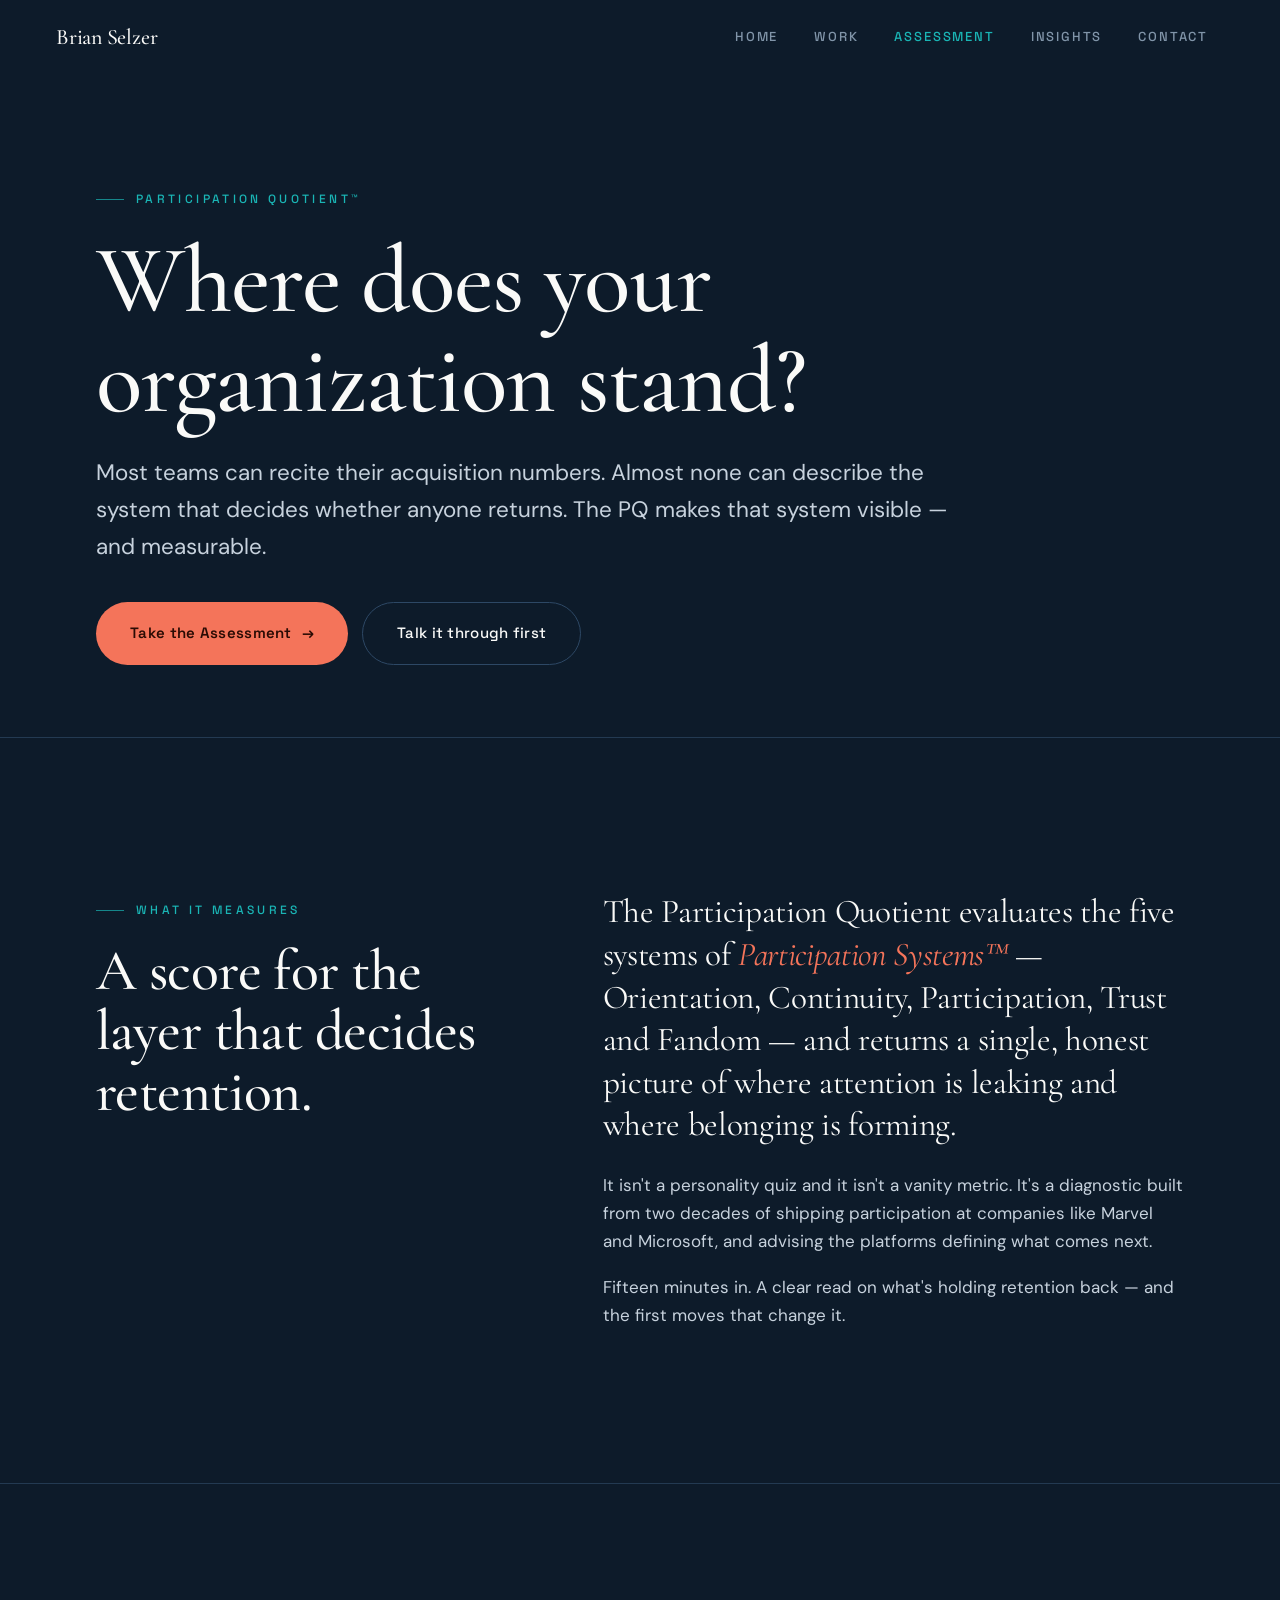
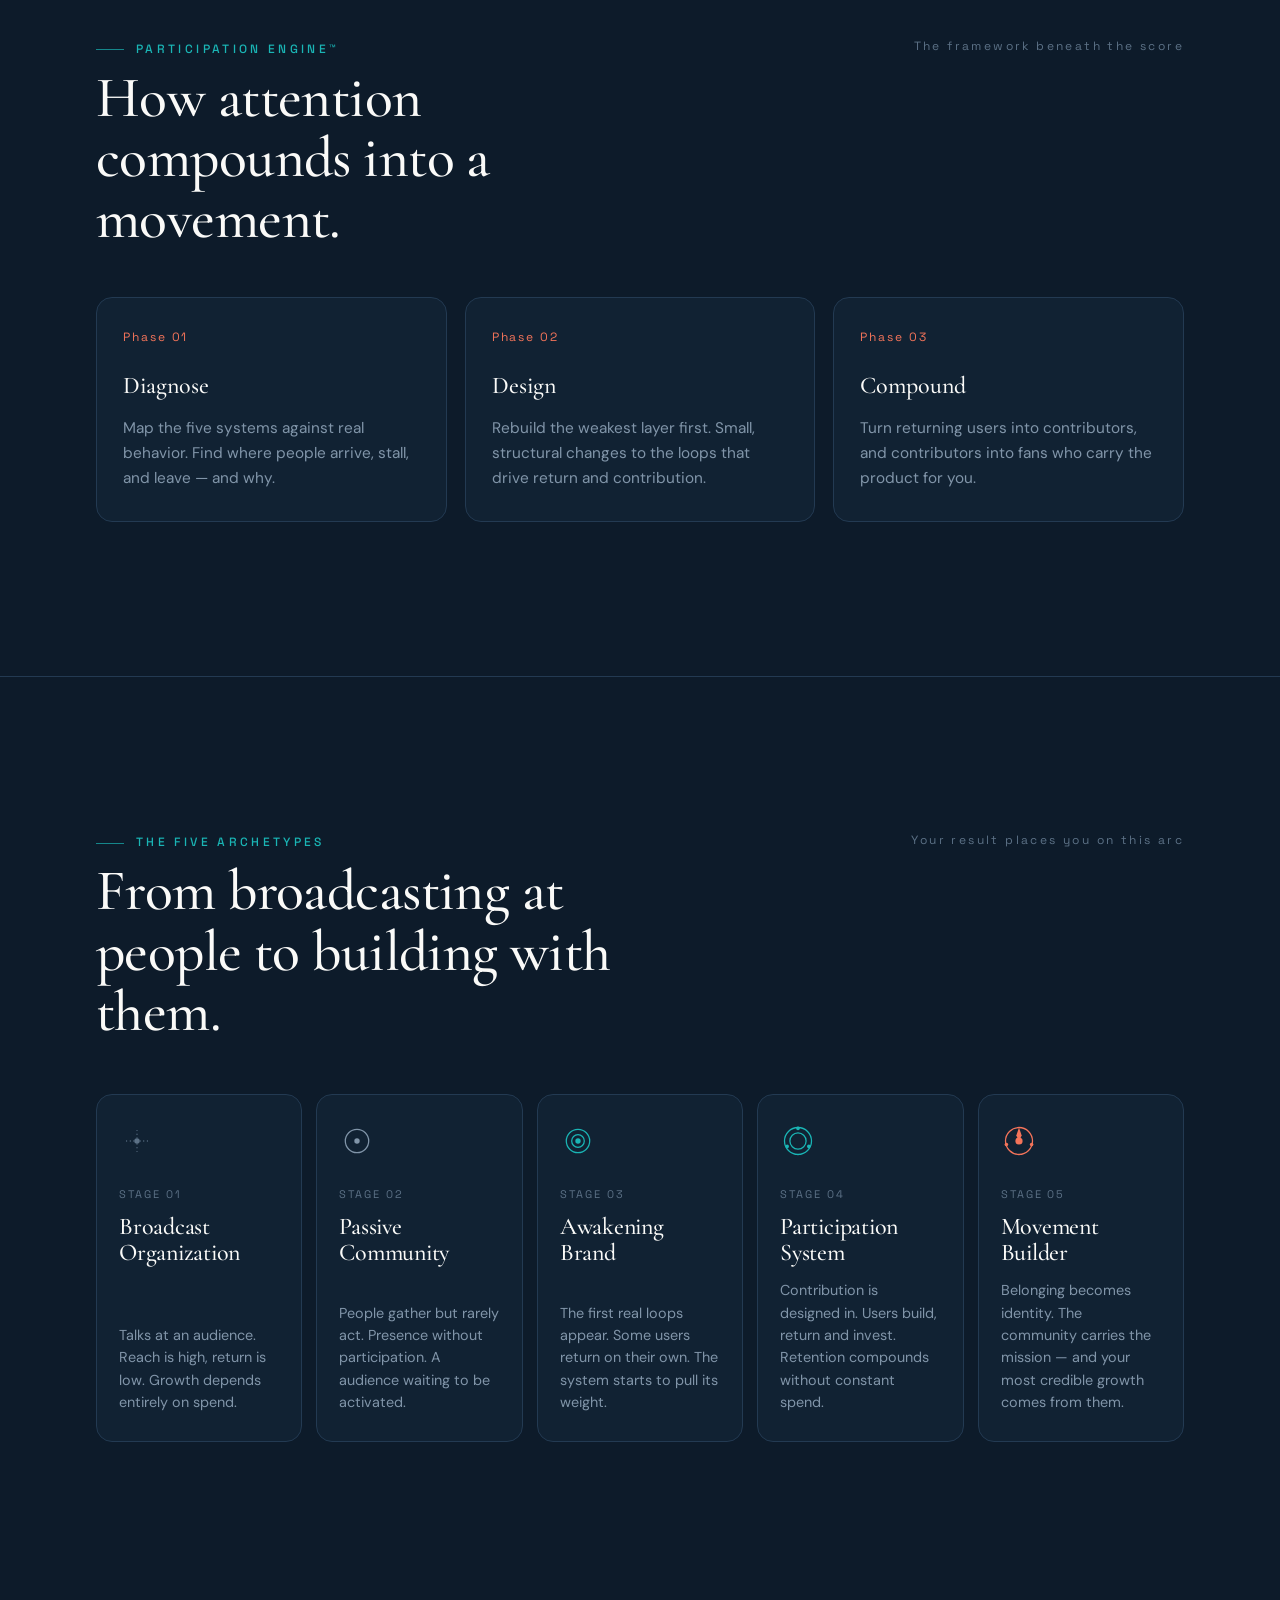
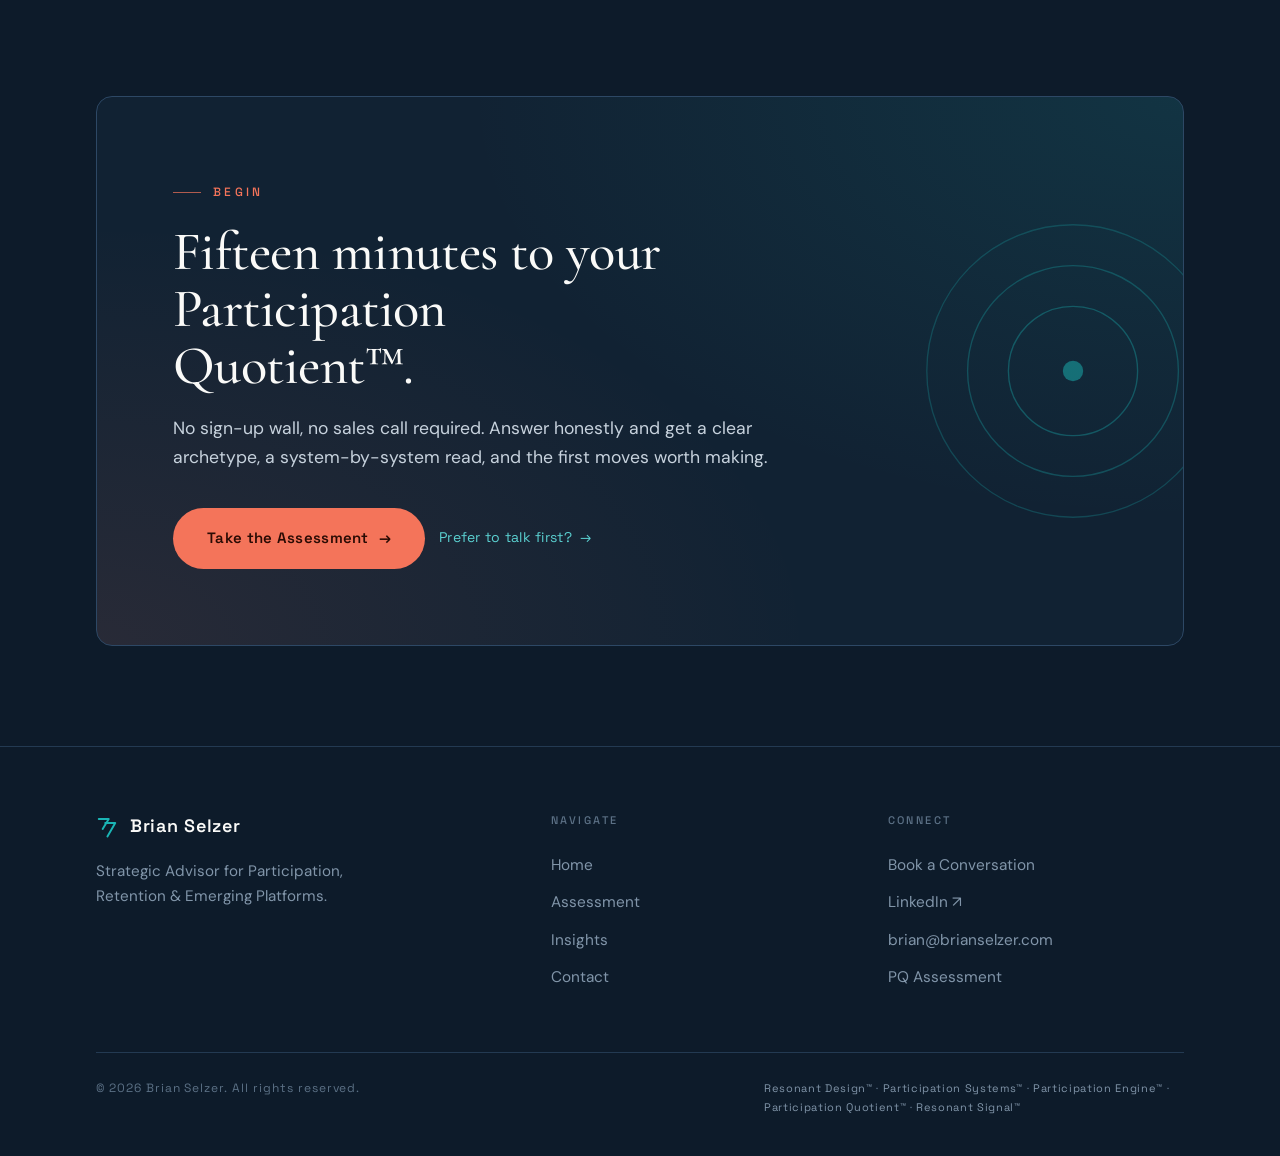
<file: assessment.html>
<!doctype html>
<html lang="en">
<head>
<meta charset="utf-8"/>
<script>document.documentElement.className+=' js';</script>
<meta name="viewport" content="width=device-width, initial-scale=1"/>
<title>The Participation Quotient&trade; — Brian Selzer</title>
<meta name="description" content="The Participation Quotient (PQ) scores your organization's participation layer across five systems and places you among five archetypes — from Broadcast Organization to Movement Builder."/>
<link rel="preconnect" href="https://fonts.googleapis.com"/>
<link rel="preconnect" href="https://fonts.gstatic.com" crossorigin/>
<link rel="stylesheet" href="styles.css"/>
</head>
<body>

<header class="nav">
  <a class="brand" href="index.html" aria-label="Brian Selzer — home">
    <span class="brand__wordmark">Brian Selzer</span>
  </a>
  <button class="nav__toggle" aria-label="Toggle menu" aria-expanded="false"><span></span><span></span><span></span></button>
  <nav class="nav__menu">
    <div class="nav__links">
      <a class="nav__link" href="index.html">Home</a>
      <a class="nav__link" href="work.html">Work</a>
      <a class="nav__link is-active" href="assessment.html">Assessment</a>
      <a class="nav__link" href="insights.html">Insights</a>
      <a class="nav__link" href="contact.html">Contact</a>
    </div>
  </nav>
</header>

<main>

<!-- PAGE HEAD -->
<section class="page-head">
  <div class="wrap">
    <p class="eyebrow reveal">Participation Quotient&trade;</p>
    <h1 class="page-head__title reveal" data-delay="60">Where does your<br/>organization stand?</h1>
    <p class="page-head__lede reveal" data-delay="120">Most teams can recite their acquisition numbers. Almost none can describe the system that decides whether anyone returns. The PQ makes that system visible — and measurable.</p>
    <div class="hero__ctas reveal" data-delay="180" style="margin-top:36px;">
      <a class="btn btn--coral btn--lg" href="/pq.html">Take the Assessment <span class="arr">→</span></a>
      <a class="btn btn--ghost btn--lg" href="contact.html">Talk it through first</a>
    </div>
  </div>
</section>

<hr class="divider"/>

<!-- WHAT IT MEASURES -->
<section class="section">
  <div class="wrap split">
    <div class="split__head">
      <p class="eyebrow reveal">What it measures</p>
      <h2 class="h2 reveal" data-delay="80" style="margin-top:20px;">A score for the layer that decides retention.</h2>
    </div>
    <div>
      <p class="lead-para reveal">The Participation Quotient evaluates the five systems of <em>Participation Systems&trade;</em> — Orientation, Continuity, Participation, Trust and Fandom — and returns a single, honest picture of where attention is leaking and where belonging is forming.</p>
      <p class="body-para reveal" data-delay="80">It isn't a personality quiz and it isn't a vanity metric. It's a diagnostic built from two decades of shipping participation at companies like Marvel and Microsoft, and advising the platforms defining what comes next.</p>
      <p class="body-para reveal" data-delay="120">Fifteen minutes in. A clear read on what's holding retention back — and the first moves that change it.</p>
    </div>
  </div>
</section>

<hr class="divider"/>

<!-- PARTICIPATION ENGINE -->
<section class="section">
  <div class="wrap">
    <div class="kicker-row">
      <p class="eyebrow reveal">Participation Engine&trade;</p>
      <span class="section-index reveal">The framework beneath the score</span>
    </div>
    <h2 class="h2 reveal" data-delay="60" style="max-width:20ch;">How attention compounds into a movement.</h2>
    <div class="engine">
      <div class="engine__step reveal">
        <div class="engine__n">Phase 01</div>
        <div class="engine__t">Diagnose</div>
        <p class="engine__d">Map the five systems against real behavior. Find where people arrive, stall, and leave — and why.</p>
      </div>
      <div class="engine__step reveal" data-delay="80">
        <div class="engine__n">Phase 02</div>
        <div class="engine__t">Design</div>
        <p class="engine__d">Rebuild the weakest layer first. Small, structural changes to the loops that drive return and contribution.</p>
      </div>
      <div class="engine__step reveal" data-delay="160">
        <div class="engine__n">Phase 03</div>
        <div class="engine__t">Compound</div>
        <p class="engine__d">Turn returning users into contributors, and contributors into fans who carry the product for you.</p>
      </div>
    </div>
  </div>
</section>

<hr class="divider"/>

<!-- ARCHETYPES -->
<section class="section">
  <div class="wrap">
    <div class="kicker-row">
      <p class="eyebrow reveal">The five archetypes</p>
      <span class="section-index reveal">Your result places you on this arc</span>
    </div>
    <h2 class="h2 reveal" data-delay="60" style="max-width:22ch;">From broadcasting at people to building with them.</h2>
    <div class="arch__grid">
      <article class="arch reveal">
        <svg class="arch__dot" viewBox="0 0 40 40" fill="none" stroke="#5C7186" stroke-width="1.4" aria-hidden="true"><circle cx="20" cy="20" r="3" fill="#5C7186" stroke="none"/><path d="M20 17V6M20 23v11M17 20H6M23 20h11" stroke-dasharray="1 3"/></svg>
        <div class="arch__stage">Stage 01</div>
        <h3 class="arch__name">Broadcast Organization</h3>
        <p class="arch__desc">Talks at an audience. Reach is high, return is low. Growth depends entirely on spend.</p>
      </article>
      <article class="arch reveal" data-delay="60">
        <svg class="arch__dot" viewBox="0 0 40 40" fill="none" stroke="#8195A9" stroke-width="1.4" aria-hidden="true"><circle cx="20" cy="20" r="13"/><circle cx="20" cy="20" r="3" fill="#8195A9" stroke="none"/></svg>
        <div class="arch__stage">Stage 02</div>
        <h3 class="arch__name">Passive Community</h3>
        <p class="arch__desc">People gather but rarely act. Presence without participation. A audience waiting to be activated.</p>
      </article>
      <article class="arch reveal" data-delay="120">
        <svg class="arch__dot" viewBox="0 0 40 40" fill="none" stroke="#1AB5B5" stroke-width="1.4" aria-hidden="true"><circle cx="20" cy="20" r="13"/><circle cx="20" cy="20" r="7"/><circle cx="20" cy="20" r="3" fill="#1AB5B5" stroke="none"/></svg>
        <div class="arch__stage">Stage 03</div>
        <h3 class="arch__name">Awakening Brand</h3>
        <p class="arch__desc">The first real loops appear. Some users return on their own. The system starts to pull its weight.</p>
      </article>
      <article class="arch reveal" data-delay="180">
        <svg class="arch__dot" viewBox="0 0 40 40" fill="none" stroke="#1AB5B5" stroke-width="1.4" aria-hidden="true"><circle cx="20" cy="20" r="15"/><circle cx="20" cy="20" r="9"/><circle cx="20" cy="6" r="2" fill="#1AB5B5" stroke="none"/><circle cx="32" cy="26" r="2" fill="#1AB5B5" stroke="none"/><circle cx="8" cy="26" r="2" fill="#1AB5B5" stroke="none"/></svg>
        <div class="arch__stage">Stage 04</div>
        <h3 class="arch__name">Participation System</h3>
        <p class="arch__desc">Contribution is designed in. Users build, return and invest. Retention compounds without constant spend.</p>
      </article>
      <article class="arch reveal" data-delay="240">
        <svg class="arch__dot" viewBox="0 0 40 40" fill="none" stroke="#F4745A" stroke-width="1.4" aria-hidden="true"><circle cx="20" cy="20" r="15"/><circle cx="20" cy="20" r="4" fill="#F4745A" stroke="none"/><path d="M20 5 L23 14 L20 20 L17 14 Z" fill="#F4745A" stroke="none"/><circle cx="34" cy="24" r="2" fill="#F4745A" stroke="none"/><circle cx="6" cy="24" r="2" fill="#F4745A" stroke="none"/></svg>
        <div class="arch__stage">Stage 05</div>
        <h3 class="arch__name">Movement Builder</h3>
        <p class="arch__desc">Belonging becomes identity. The community carries the mission — and your most credible growth comes from them.</p>
      </article>
    </div>
  </div>
</section>

<!-- CTA -->
<section class="section section--tight">
  <div class="wrap">
    <div class="feature reveal">
      <svg class="feature__sig" viewBox="0 0 200 200" fill="none" stroke="currentColor" stroke-width="0.8" aria-hidden="true">
        <circle cx="100" cy="100" r="86" opacity="0.5"/><circle cx="100" cy="100" r="62" opacity="0.6"/><circle cx="100" cy="100" r="38" opacity="0.7"/><circle cx="100" cy="100" r="6" fill="currentColor" stroke="none"/>
      </svg>
      <p class="eyebrow feature__eyebrow">Begin</p>
      <h2 class="feature__title">Fifteen minutes to your Participation Quotient&trade;.</h2>
      <p class="feature__copy">No sign-up wall, no sales call required. Answer honestly and get a clear archetype, a system-by-system read, and the first moves worth making.</p>
      <div class="feature__ctas">
        <a class="btn btn--coral btn--lg" href="/pq.html">Take the Assessment <span class="arr">→</span></a>
        <a class="textlink" href="contact.html">Prefer to talk first? <span class="arr">→</span></a>
      </div>
    </div>
  </div>
</section>

</main>

<footer class="footer">
  <div class="wrap">
    <div class="footer__top">
      <div class="footer__brand">
        <a class="brand" href="index.html">
          <svg class="brand__mark" viewBox="0 0 100 120" fill="none" stroke="currentColor" stroke-width="9" stroke-linecap="round" stroke-linejoin="round"><path d="M12 28 L58 28 L30 74"/><path d="M42 46 L88 46 L52 108"/></svg>
          <span class="brand__name">Brian Selzer</span>
        </a>
        <p class="footer__tagline">Strategic Advisor for Participation, Retention &amp; Emerging Platforms.</p>
      </div>
      <div class="footer__col">
        <h4>Navigate</h4>
        <a href="index.html">Home</a>
        <a href="assessment.html">Assessment</a>
        <a href="insights.html">Insights</a>
        <a href="contact.html">Contact</a>
      </div>
      <div class="footer__col">
        <h4>Connect</h4>
        <a href="contact.html">Book a Conversation</a>
        <a href="https://www.linkedin.com/in/brianselzer/" target="_blank" rel="noopener">LinkedIn &#8599;</a>
        <a href="mailto:brian@brianselzer.com">brian@brianselzer.com</a>
        <a href="/pq.html">PQ Assessment</a>
      </div>
    </div>
    <div class="footer__bottom">
      <span class="footer__legal">&copy; <span data-year>2026</span> Brian Selzer. All rights reserved.</span>
      <span class="footer__ip"><span>Resonant Design&trade;</span> · <span>Participation Systems&trade;</span> · <span>Participation Engine&trade;</span> · <span>Participation Quotient&trade;</span> · <span>Resonant Signal&trade;</span></span>
    </div>
  </div>
</footer>

<script src="app.js"></script>
</body>
</html>
</file>
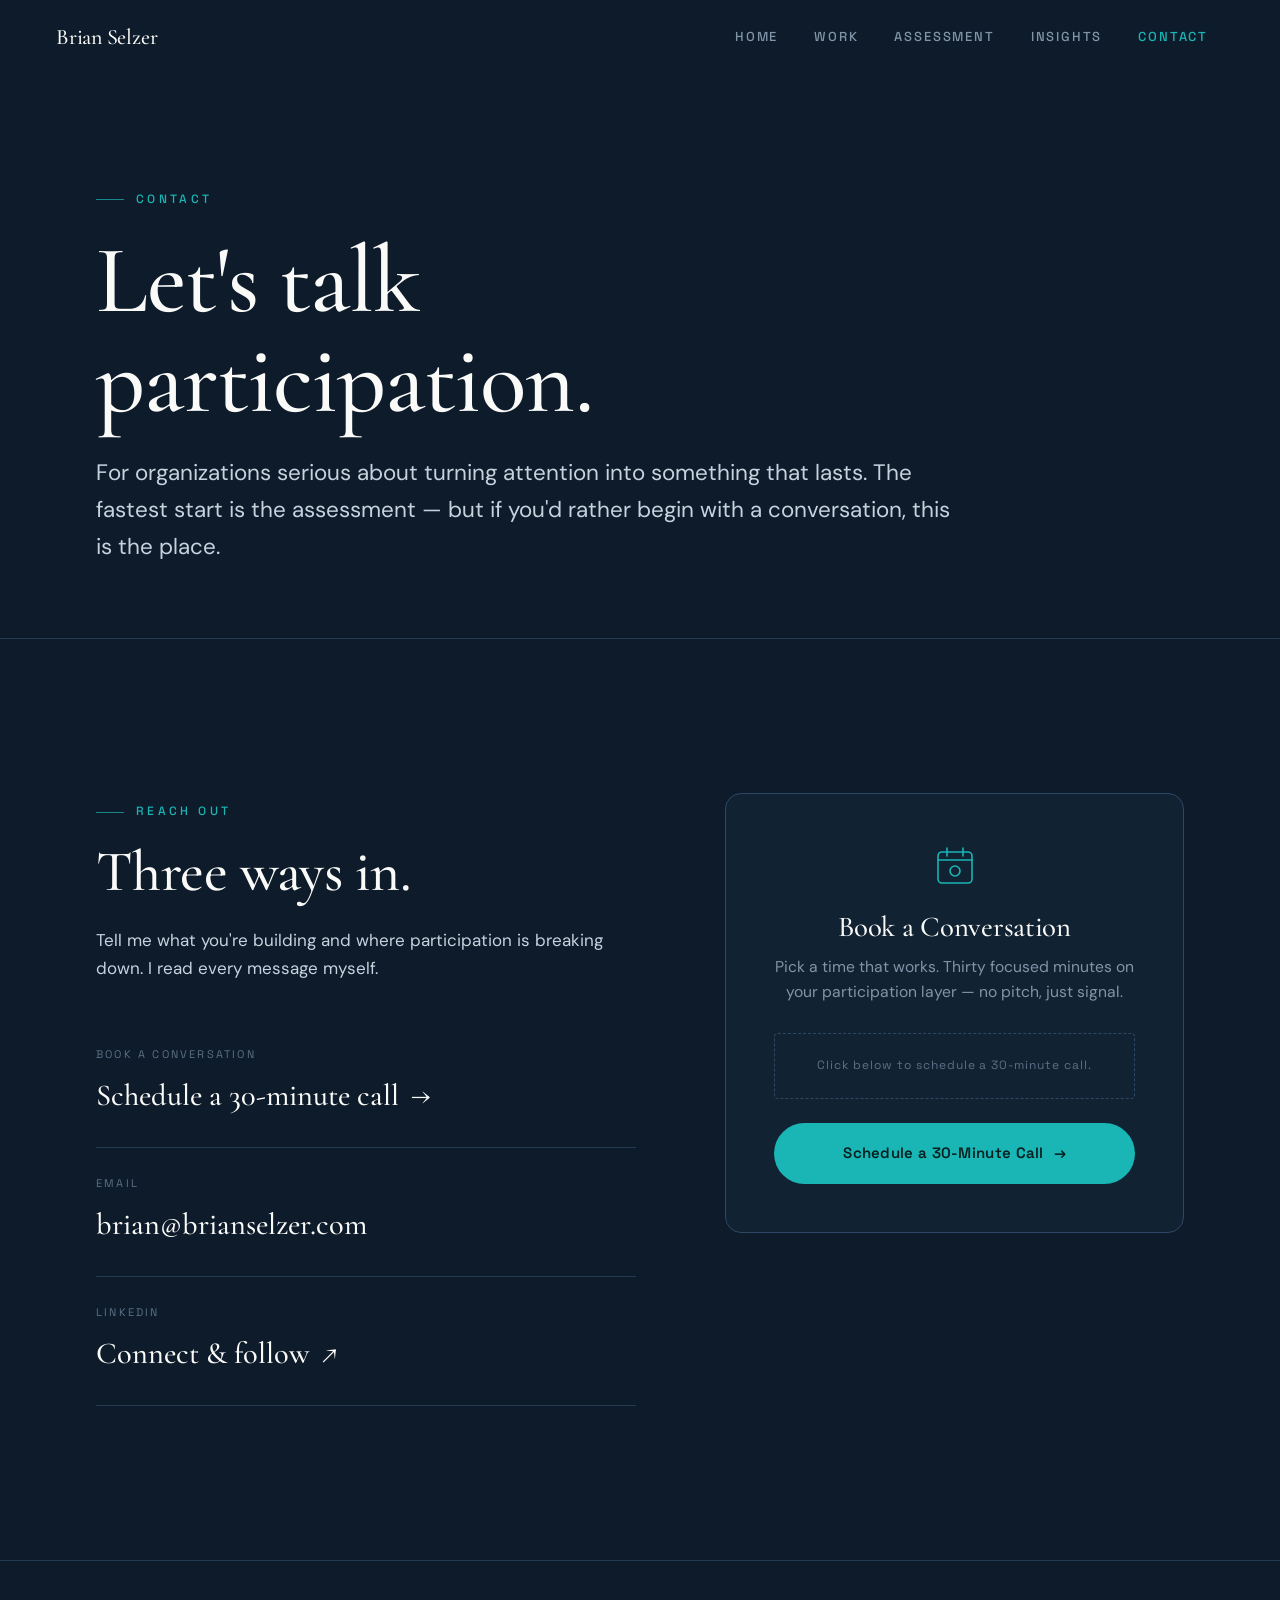
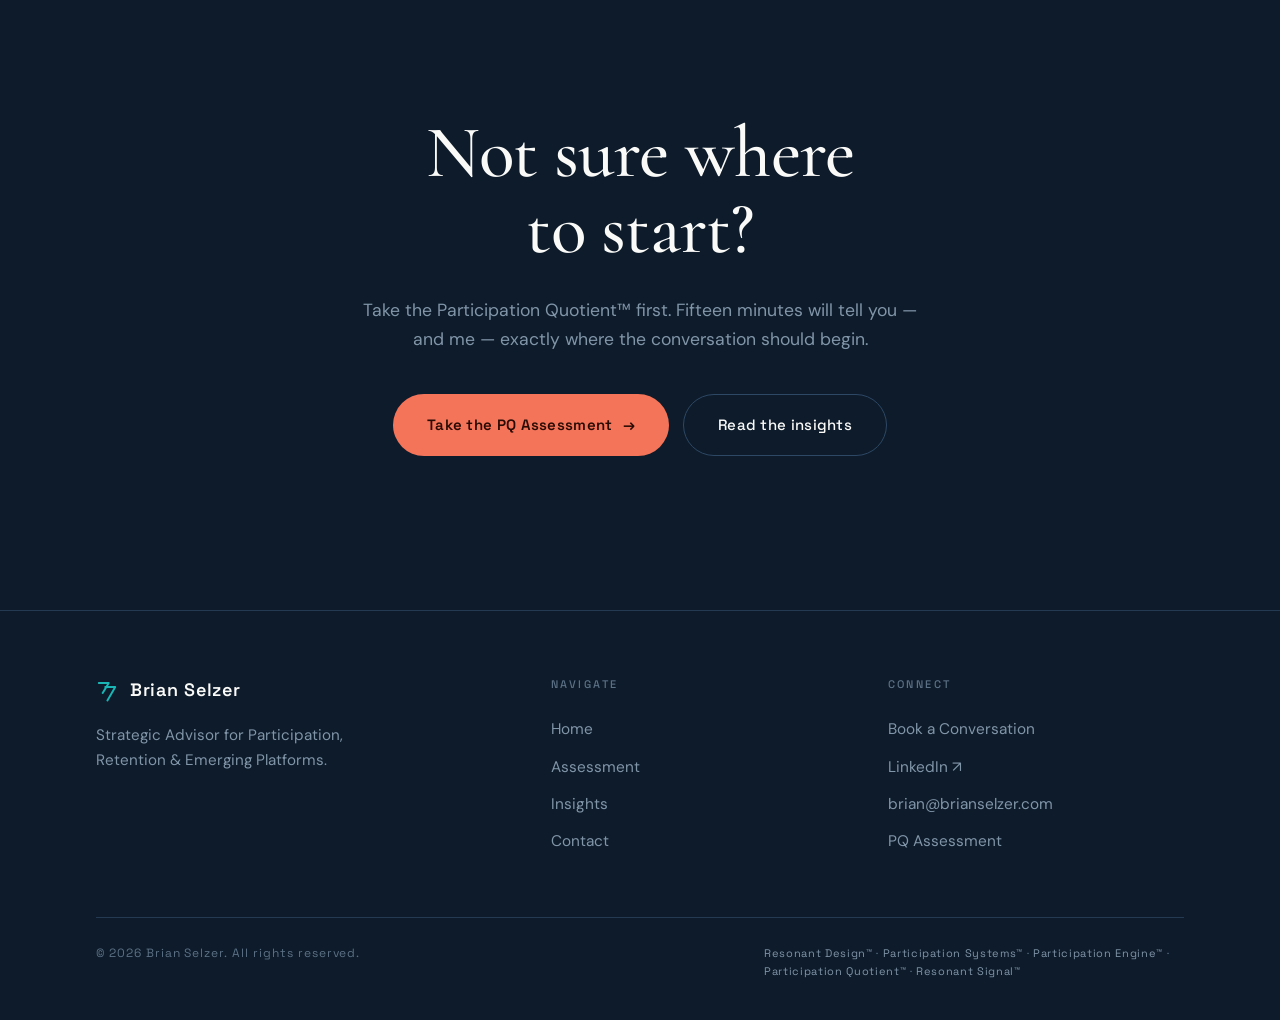
<file: contact.html>
<!doctype html>
<html lang="en">
<head>
<meta charset="utf-8"/>
<script>document.documentElement.className+=' js';</script>
<meta name="viewport" content="width=device-width, initial-scale=1"/>
<title>Contact — Brian Selzer</title>
<meta name="description" content="Book a conversation with Brian Selzer — Strategic Advisor for Participation, Retention & Emerging Platforms."/>
<link rel="preconnect" href="https://fonts.googleapis.com"/>
<link rel="preconnect" href="https://fonts.gstatic.com" crossorigin/>
<link rel="stylesheet" href="styles.css"/>
</head>
<body>

<header class="nav">
  <a class="brand" href="index.html" aria-label="Brian Selzer — home">
    <span class="brand__wordmark">Brian Selzer</span>
  </a>
  <button class="nav__toggle" aria-label="Toggle menu" aria-expanded="false"><span></span><span></span><span></span></button>
  <nav class="nav__menu">
    <div class="nav__links">
      <a class="nav__link" href="index.html">Home</a>
      <a class="nav__link" href="work.html">Work</a>
      <a class="nav__link" href="assessment.html">Assessment</a>
      <a class="nav__link" href="insights.html">Insights</a>
      <a class="nav__link is-active" href="contact.html">Contact</a>
    </div>
  </nav>
</header>

<main>

<section class="page-head">
  <div class="wrap">
    <p class="eyebrow reveal">Contact</p>
    <h1 class="page-head__title reveal" data-delay="60">Let's talk<br/>participation.</h1>
    <p class="page-head__lede reveal" data-delay="120">For organizations serious about turning attention into something that lasts. The fastest start is the assessment — but if you'd rather begin with a conversation, this is the place.</p>
  </div>
</section>

<hr class="divider"/>

<section class="section">
  <div class="wrap contact__grid">
    <div>
      <p class="eyebrow reveal">Reach out</p>
      <h2 class="h2 reveal" data-delay="60" style="margin:20px 0 8px;max-width:16ch;">Three ways in.</h2>
      <p class="body-para reveal" data-delay="100" style="margin-bottom:36px;">Tell me what you're building and where participation is breaking down. I read every message myself.</p>

      <a class="contact-method reveal" href="contact.html#book">
        <div class="contact-method__label">Book a conversation</div>
        <div class="contact-method__value">Schedule a 30-minute call <span class="arr">→</span></div>
      </a>
      <a class="contact-method reveal" href="mailto:brian@brianselzer.com">
        <div class="contact-method__label">Email</div>
        <div class="contact-method__value">brian@brianselzer.com</div>
      </a>
      <a class="contact-method reveal" href="https://www.linkedin.com/in/brianselzer/" target="_blank" rel="noopener">
        <div class="contact-method__label">LinkedIn</div>
        <div class="contact-method__value">Connect &amp; follow <span class="arr">↗</span></div>
      </a>
    </div>

    <div class="calendly reveal" data-delay="120" id="book">
      <svg class="calendly__icon" viewBox="0 0 48 48" fill="none" stroke="currentColor" stroke-width="1.6" stroke-linecap="round" stroke-linejoin="round" aria-hidden="true">
        <rect x="7" y="10" width="34" height="31" rx="4"/>
        <path d="M7 18h34M16 6v8M32 6v8"/>
        <circle cx="24" cy="29" r="5"/>
      </svg>
      <h3 class="calendly__title">Book a Conversation</h3>
      <p class="calendly__copy">Pick a time that works. Thirty focused minutes on your participation layer — no pitch, just signal.</p>
      <div class="calendly__slot">Click below to schedule a 30-minute call.</div>
      <a class="btn btn--primary btn--lg" href="https://calendly.com/brian-selzer/30min" target="_blank" rel="noopener" style="width:100%;justify-content:center;">Schedule a 30-Minute Call <span class="arr">→</span></a>
    </div>
  </div>
</section>

<hr class="divider"/>

<!-- CTA -->
<section class="section cta-end">
  <div class="wrap">
    <h2 class="cta-end__title reveal">Not sure where<br/>to start?</h2>
    <p class="cta-end__sub reveal" data-delay="80">Take the Participation Quotient&trade; first. Fifteen minutes will tell you — and me — exactly where the conversation should begin.</p>
    <div class="hero__ctas reveal" data-delay="120" style="justify-content:center;">
      <a class="btn btn--coral btn--lg" href="/pq.html">Take the PQ Assessment <span class="arr">→</span></a>
      <a class="btn btn--ghost btn--lg" href="insights.html">Read the insights</a>
    </div>
  </div>
</section>

</main>

<footer class="footer">
  <div class="wrap">
    <div class="footer__top">
      <div class="footer__brand">
        <a class="brand" href="index.html">
          <svg class="brand__mark" viewBox="0 0 100 120" fill="none" stroke="currentColor" stroke-width="9" stroke-linecap="round" stroke-linejoin="round"><path d="M12 28 L58 28 L30 74"/><path d="M42 46 L88 46 L52 108"/></svg>
          <span class="brand__name">Brian Selzer</span>
        </a>
        <p class="footer__tagline">Strategic Advisor for Participation, Retention &amp; Emerging Platforms.</p>
      </div>
      <div class="footer__col">
        <h4>Navigate</h4>
        <a href="index.html">Home</a>
        <a href="assessment.html">Assessment</a>
        <a href="insights.html">Insights</a>
        <a href="contact.html">Contact</a>
      </div>
      <div class="footer__col">
        <h4>Connect</h4>
        <a href="contact.html">Book a Conversation</a>
        <a href="https://www.linkedin.com/in/brianselzer/" target="_blank" rel="noopener">LinkedIn &#8599;</a>
        <a href="mailto:brian@brianselzer.com">brian@brianselzer.com</a>
        <a href="/pq.html">PQ Assessment</a>
      </div>
    </div>
    <div class="footer__bottom">
      <span class="footer__legal">&copy; <span data-year>2026</span> Brian Selzer. All rights reserved.</span>
      <span class="footer__ip"><span>Resonant Design&trade;</span> · <span>Participation Systems&trade;</span> · <span>Participation Engine&trade;</span> · <span>Participation Quotient&trade;</span> · <span>Resonant Signal&trade;</span></span>
    </div>
  </div>
</footer>

<script src="app.js"></script>
</body>
</html>
</file>
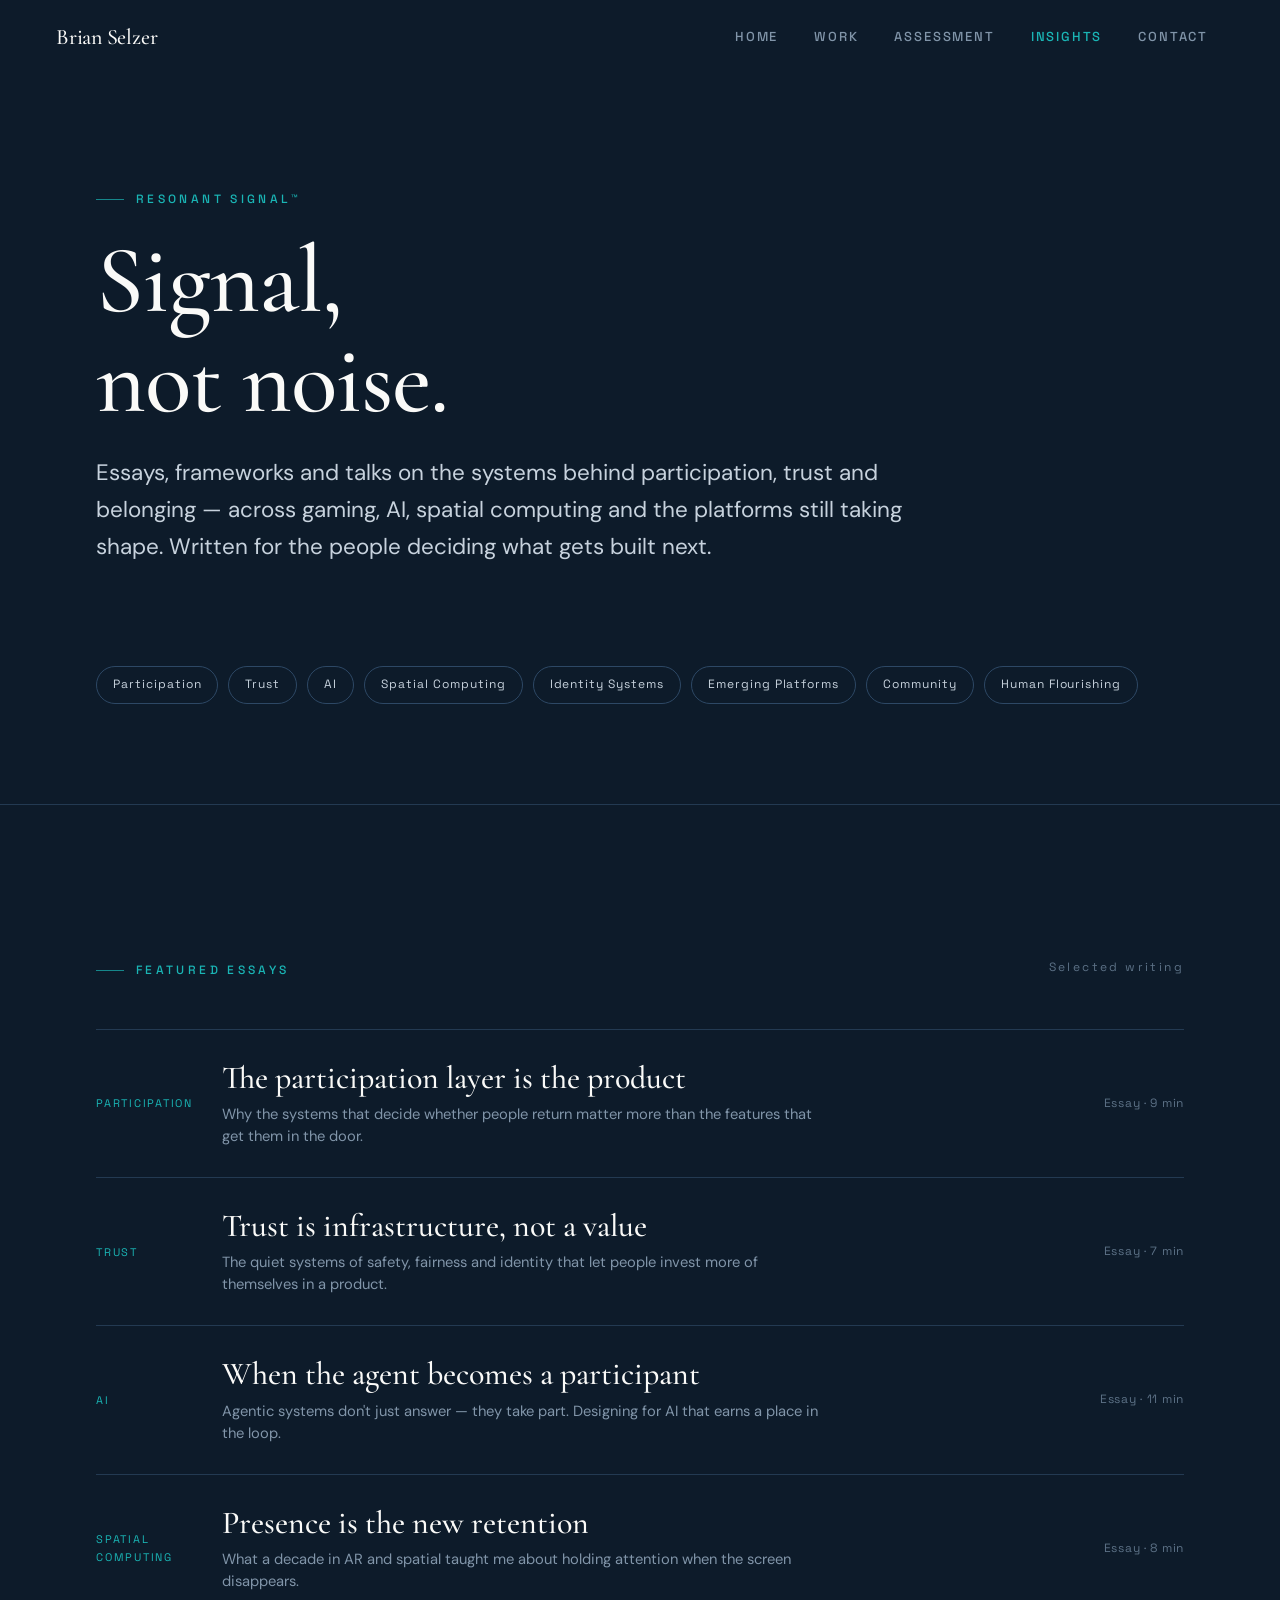
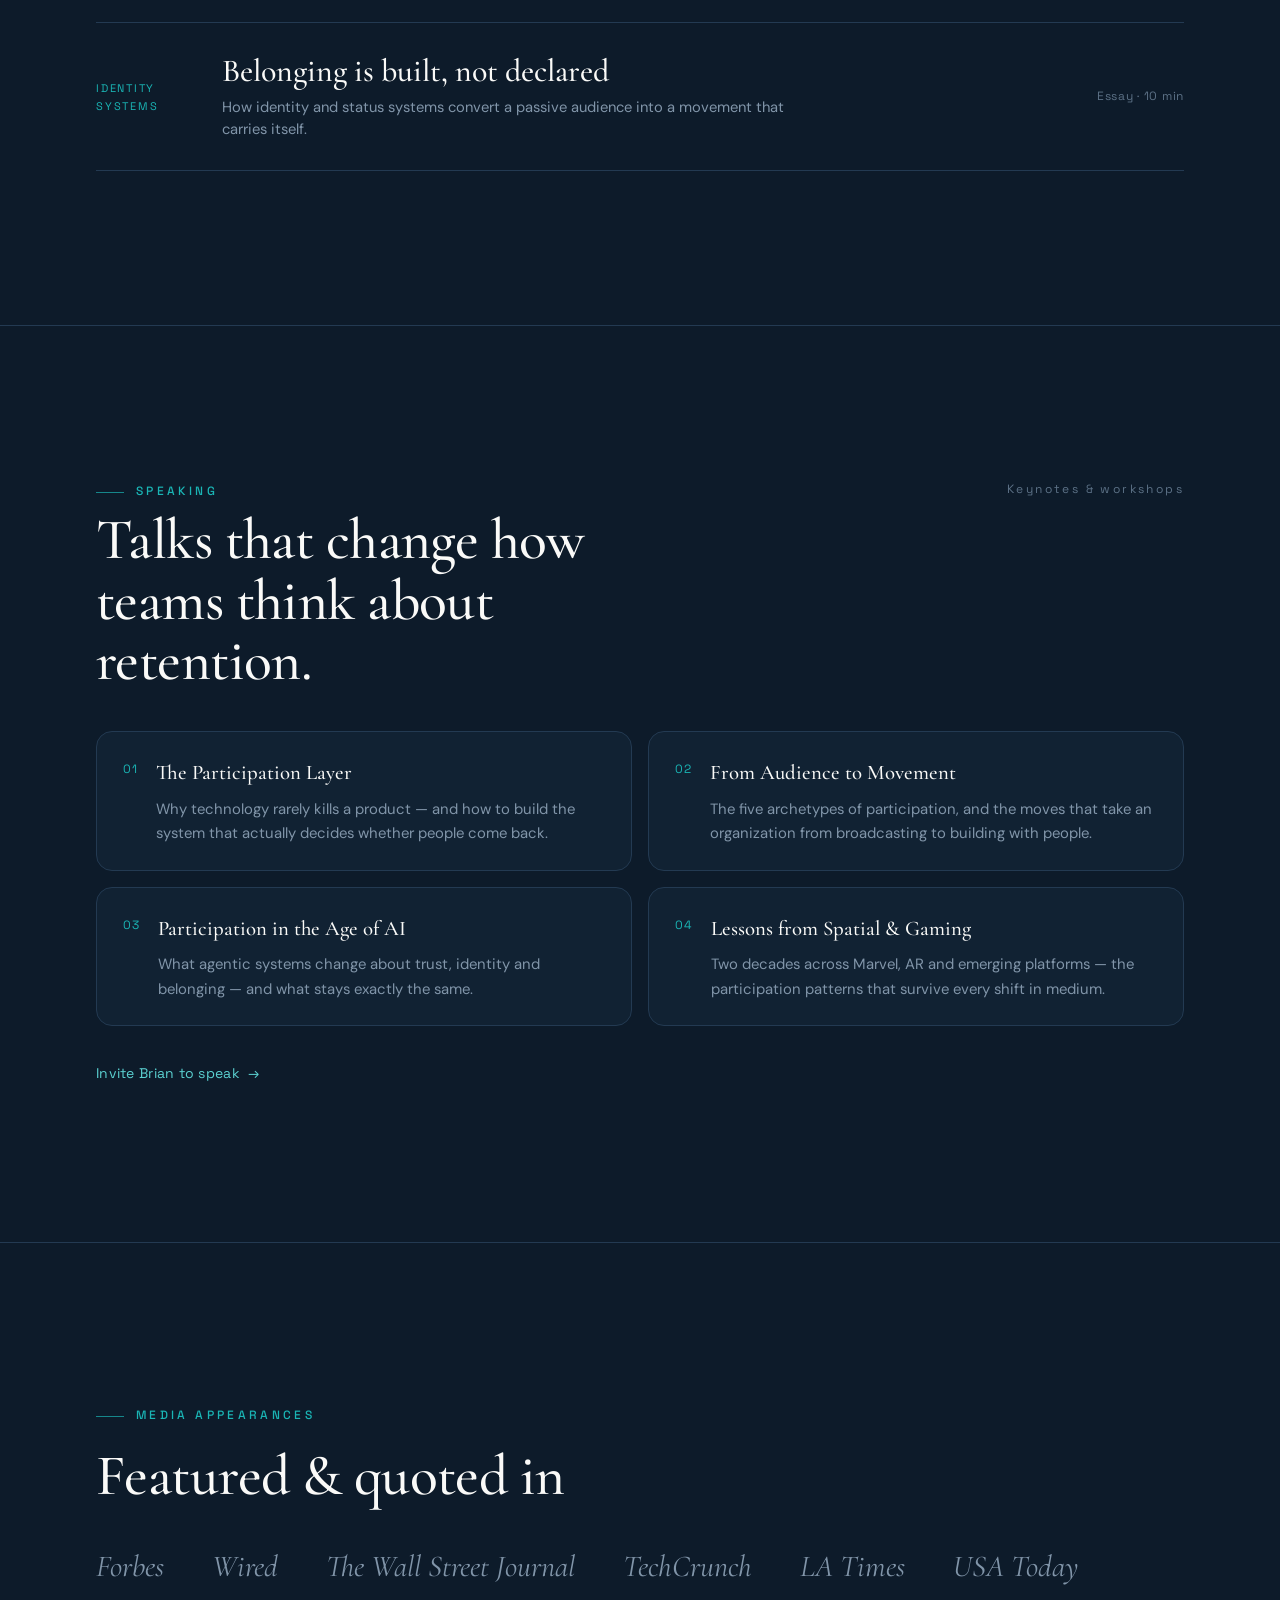
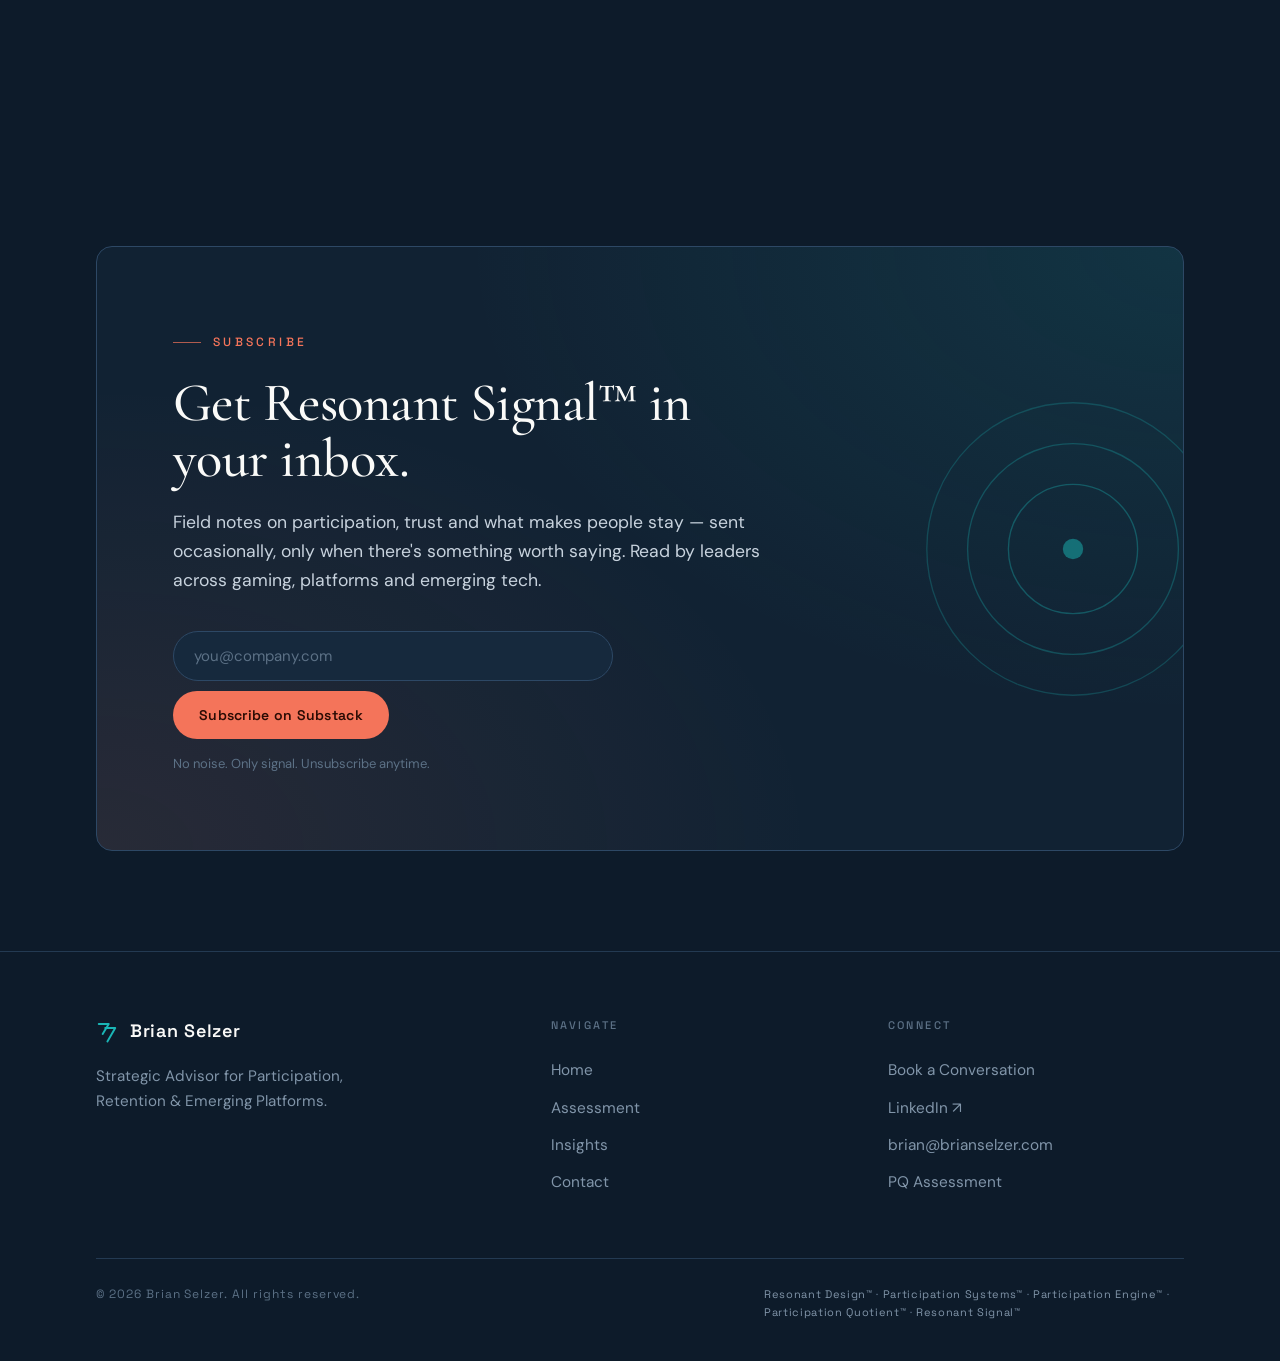
<file: insights.html>
<!doctype html>
<html lang="en">
<head>
<meta charset="utf-8"/>
<script>document.documentElement.className+=' js';</script>
<meta name="viewport" content="width=device-width, initial-scale=1"/>
<title>Resonant Signal&trade; — Insights by Brian Selzer</title>
<meta name="description" content="Resonant Signal — essays, frameworks and talks on participation, trust, AI, spatial computing, identity systems and the platforms taking shape next."/>
<link rel="preconnect" href="https://fonts.googleapis.com"/>
<link rel="preconnect" href="https://fonts.gstatic.com" crossorigin/>
<link rel="stylesheet" href="styles.css"/>
</head>
<body>

<header class="nav">
  <a class="brand" href="index.html" aria-label="Brian Selzer — home">
    <span class="brand__wordmark">Brian Selzer</span>
  </a>
  <button class="nav__toggle" aria-label="Toggle menu" aria-expanded="false"><span></span><span></span><span></span></button>
  <nav class="nav__menu">
    <div class="nav__links">
      <a class="nav__link" href="index.html">Home</a>
      <a class="nav__link" href="work.html">Work</a>
      <a class="nav__link" href="assessment.html">Assessment</a>
      <a class="nav__link is-active" href="insights.html">Insights</a>
      <a class="nav__link" href="contact.html">Contact</a>
    </div>
  </nav>
</header>

<main>

<!-- PAGE HEAD -->
<section class="page-head">
  <div class="wrap">
    <p class="eyebrow reveal">Resonant Signal&trade;</p>
    <h1 class="page-head__title reveal" data-delay="60">Signal,<br/>not noise.</h1>
    <p class="page-head__lede reveal" data-delay="120">Essays, frameworks and talks on the systems behind participation, trust and belonging — across gaming, AI, spatial computing and the platforms still taking shape. Written for the people deciding what gets built next.</p>
  </div>
</section>

<!-- TOPIC PILLS -->
<section class="section section--tight" style="padding-top:0;">
  <div class="wrap">
    <div class="topic-pills reveal">
      <span class="pill">Participation</span>
      <span class="pill">Trust</span>
      <span class="pill">AI</span>
      <span class="pill">Spatial Computing</span>
      <span class="pill">Identity Systems</span>
      <span class="pill">Emerging Platforms</span>
      <span class="pill">Community</span>
      <span class="pill">Human Flourishing</span>
    </div>
  </div>
</section>

<hr class="divider"/>

<!-- FEATURED ESSAYS -->
<section class="section">
  <div class="wrap">
    <div class="kicker-row">
      <p class="eyebrow reveal">Featured Essays</p>
      <span class="section-index reveal">Selected writing</span>
    </div>
    <div class="essay-list">
      <a class="essay reveal" href="#">
        <span class="essay__cat">Participation</span>
        <span class="essay__title">The participation layer is the product<span>Why the systems that decide whether people return matter more than the features that get them in the door.</span></span>
        <span class="essay__meta">Essay · 9 min</span>
      </a>
      <a class="essay reveal" href="#">
        <span class="essay__cat">Trust</span>
        <span class="essay__title">Trust is infrastructure, not a value<span>The quiet systems of safety, fairness and identity that let people invest more of themselves in a product.</span></span>
        <span class="essay__meta">Essay · 7 min</span>
      </a>
      <a class="essay reveal" href="#">
        <span class="essay__cat">AI</span>
        <span class="essay__title">When the agent becomes a participant<span>Agentic systems don't just answer — they take part. Designing for AI that earns a place in the loop.</span></span>
        <span class="essay__meta">Essay · 11 min</span>
      </a>
      <a class="essay reveal" href="#">
        <span class="essay__cat">Spatial Computing</span>
        <span class="essay__title">Presence is the new retention<span>What a decade in AR and spatial taught me about holding attention when the screen disappears.</span></span>
        <span class="essay__meta">Essay · 8 min</span>
      </a>
      <a class="essay reveal" href="#">
        <span class="essay__cat">Identity Systems</span>
        <span class="essay__title">Belonging is built, not declared<span>How identity and status systems convert a passive audience into a movement that carries itself.</span></span>
        <span class="essay__meta">Essay · 10 min</span>
      </a>
    </div>
  </div>
</section>

<hr class="divider"/>

<!-- SPEAKING -->
<section class="section">
  <div class="wrap">
    <div class="kicker-row">
      <p class="eyebrow reveal">Speaking</p>
      <span class="section-index reveal">Keynotes &amp; workshops</span>
    </div>
    <h2 class="h2 reveal" data-delay="60" style="max-width:20ch;">Talks that change how teams think about retention.</h2>
    <div class="topics">
      <div class="topic reveal">
        <span class="topic__n">01</span>
        <div>
          <div class="topic__t">The Participation Layer</div>
          <p class="topic__d">Why technology rarely kills a product — and how to build the system that actually decides whether people come back.</p>
        </div>
      </div>
      <div class="topic reveal" data-delay="60">
        <span class="topic__n">02</span>
        <div>
          <div class="topic__t">From Audience to Movement</div>
          <p class="topic__d">The five archetypes of participation, and the moves that take an organization from broadcasting to building with people.</p>
        </div>
      </div>
      <div class="topic reveal">
        <span class="topic__n">03</span>
        <div>
          <div class="topic__t">Participation in the Age of AI</div>
          <p class="topic__d">What agentic systems change about trust, identity and belonging — and what stays exactly the same.</p>
        </div>
      </div>
      <div class="topic reveal" data-delay="60">
        <span class="topic__n">04</span>
        <div>
          <div class="topic__t">Lessons from Spatial &amp; Gaming</div>
          <p class="topic__d">Two decades across Marvel, AR and emerging platforms — the participation patterns that survive every shift in medium.</p>
        </div>
      </div>
    </div>
    <p class="mt-eyebrow reveal" style="margin-top:32px;"><a class="textlink" href="contact.html">Invite Brian to speak <span class="arr">→</span></a></p>
  </div>
</section>

<hr class="divider"/>

<!-- MEDIA -->
<section class="section">
  <div class="wrap">
    <p class="eyebrow reveal">Media Appearances</p>
    <h2 class="h2 reveal" data-delay="60" style="max-width:18ch;margin-top:20px;">Featured &amp; quoted in</h2>
    <div class="media-row reveal" data-delay="100">
      <span>Forbes</span>
      <span>Wired</span>
      <span>The Wall Street Journal</span>
      <span>TechCrunch</span>
      <span>LA Times</span>
      <span>USA Today</span>
    </div>
  </div>
</section>

<!-- NEWSLETTER CTA -->
<section class="section section--tight">
  <div class="wrap">
    <div class="feature reveal">
      <svg class="feature__sig" viewBox="0 0 200 200" fill="none" stroke="currentColor" stroke-width="0.8" aria-hidden="true">
        <circle cx="100" cy="100" r="86" opacity="0.5"/><circle cx="100" cy="100" r="62" opacity="0.6"/><circle cx="100" cy="100" r="38" opacity="0.7"/><circle cx="100" cy="100" r="6" fill="currentColor" stroke="none"/>
      </svg>
      <p class="eyebrow feature__eyebrow">Subscribe</p>
      <h2 class="feature__title">Get Resonant Signal&trade; in your inbox.</h2>
      <p class="feature__copy">Field notes on participation, trust and what makes people stay — sent occasionally, only when there's something worth saying. Read by leaders across gaming, platforms and emerging tech.</p>
      <form class="form" action="https://brianselzer.substack.com/subscribe" method="get" target="_blank" style="margin-top:0;">
        <input class="field" type="email" placeholder="you@company.com" aria-label="Email address"/>
        <button class="btn btn--coral" type="submit">Subscribe on Substack</button>
      </form>
      <p class="form__note">No noise. Only signal. Unsubscribe anytime.</p>
    </div>
  </div>
</section>

</main>

<footer class="footer">
  <div class="wrap">
    <div class="footer__top">
      <div class="footer__brand">
        <a class="brand" href="index.html">
          <svg class="brand__mark" viewBox="0 0 100 120" fill="none" stroke="currentColor" stroke-width="9" stroke-linecap="round" stroke-linejoin="round"><path d="M12 28 L58 28 L30 74"/><path d="M42 46 L88 46 L52 108"/></svg>
          <span class="brand__name">Brian Selzer</span>
        </a>
        <p class="footer__tagline">Strategic Advisor for Participation, Retention &amp; Emerging Platforms.</p>
      </div>
      <div class="footer__col">
        <h4>Navigate</h4>
        <a href="index.html">Home</a>
        <a href="assessment.html">Assessment</a>
        <a href="insights.html">Insights</a>
        <a href="contact.html">Contact</a>
      </div>
      <div class="footer__col">
        <h4>Connect</h4>
        <a href="contact.html">Book a Conversation</a>
        <a href="https://www.linkedin.com/in/brianselzer/" target="_blank" rel="noopener">LinkedIn &#8599;</a>
        <a href="mailto:brian@brianselzer.com">brian@brianselzer.com</a>
        <a href="/pq.html">PQ Assessment</a>
      </div>
    </div>
    <div class="footer__bottom">
      <span class="footer__legal">&copy; <span data-year>2026</span> Brian Selzer. All rights reserved.</span>
      <span class="footer__ip"><span>Resonant Design&trade;</span> · <span>Participation Systems&trade;</span> · <span>Participation Engine&trade;</span> · <span>Participation Quotient&trade;</span> · <span>Resonant Signal&trade;</span></span>
    </div>
  </div>
</footer>

<script src="app.js"></script>
</body>
</html>
</file>
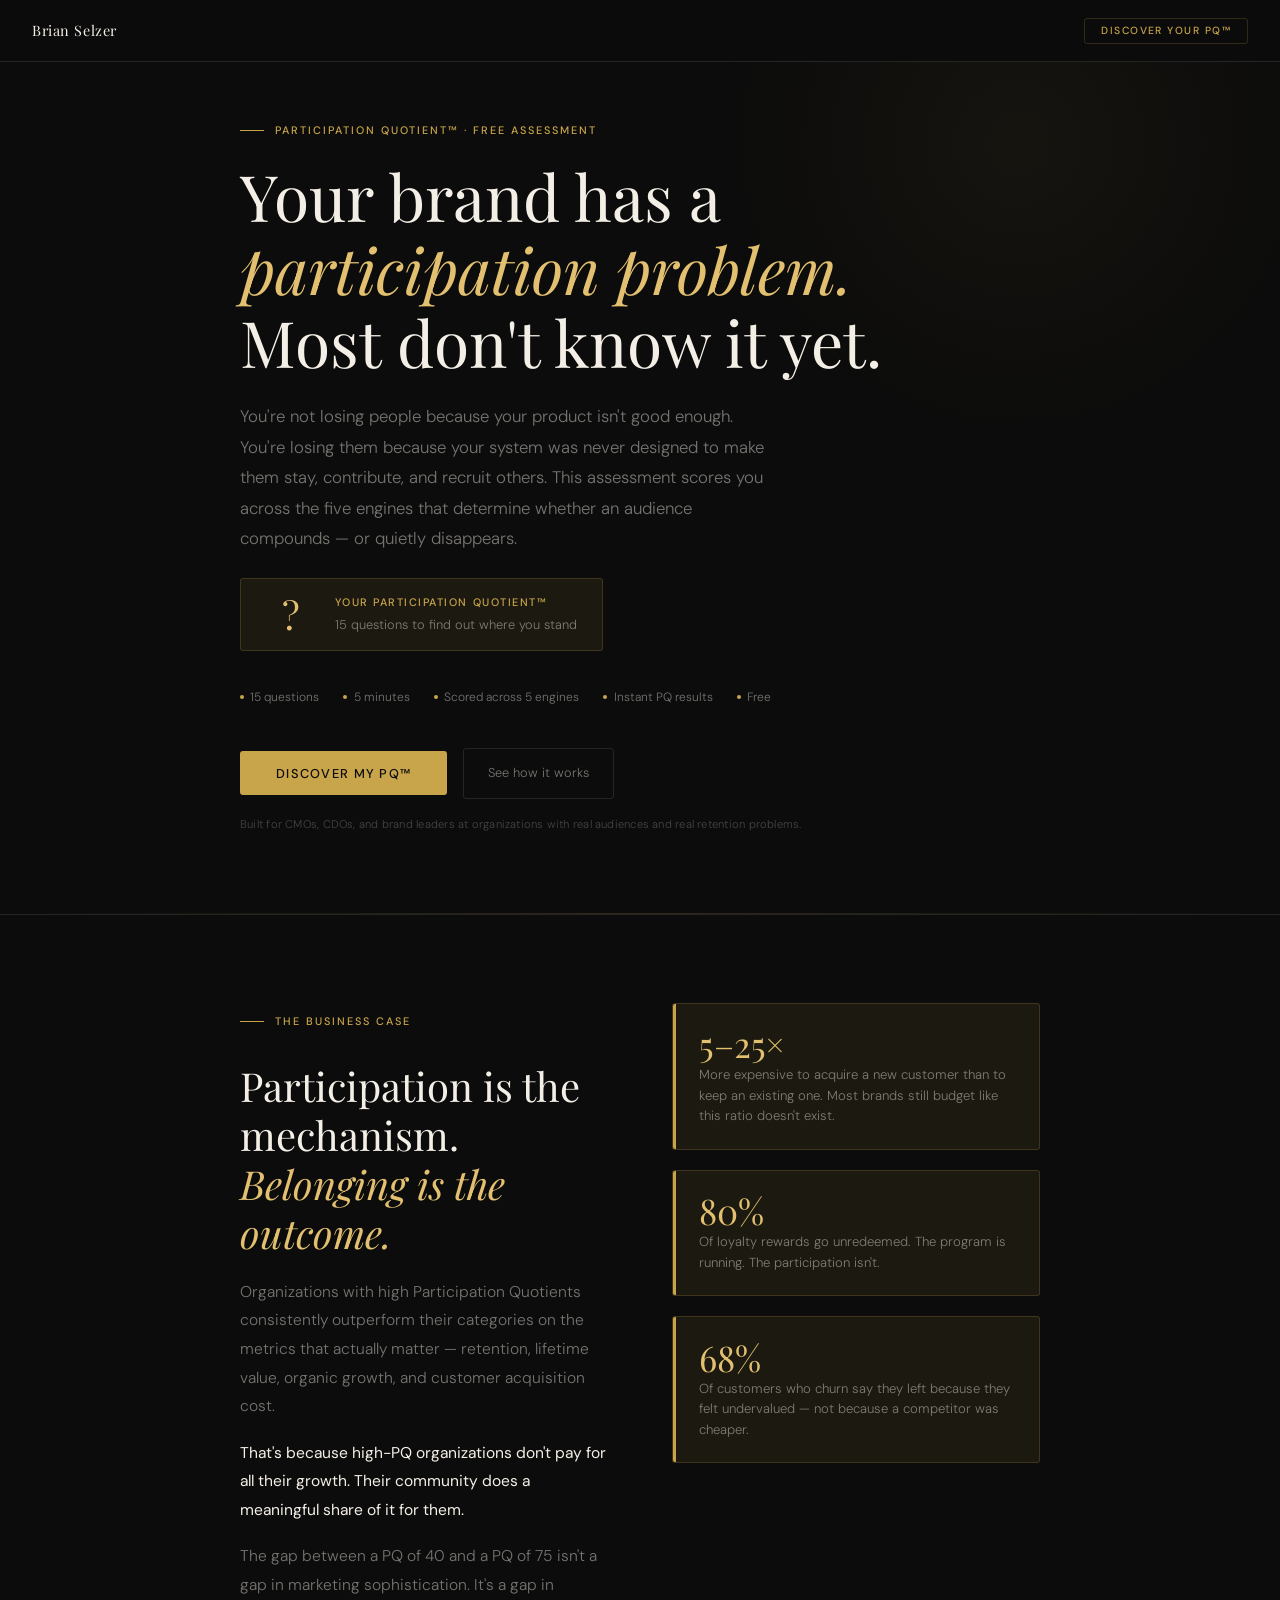
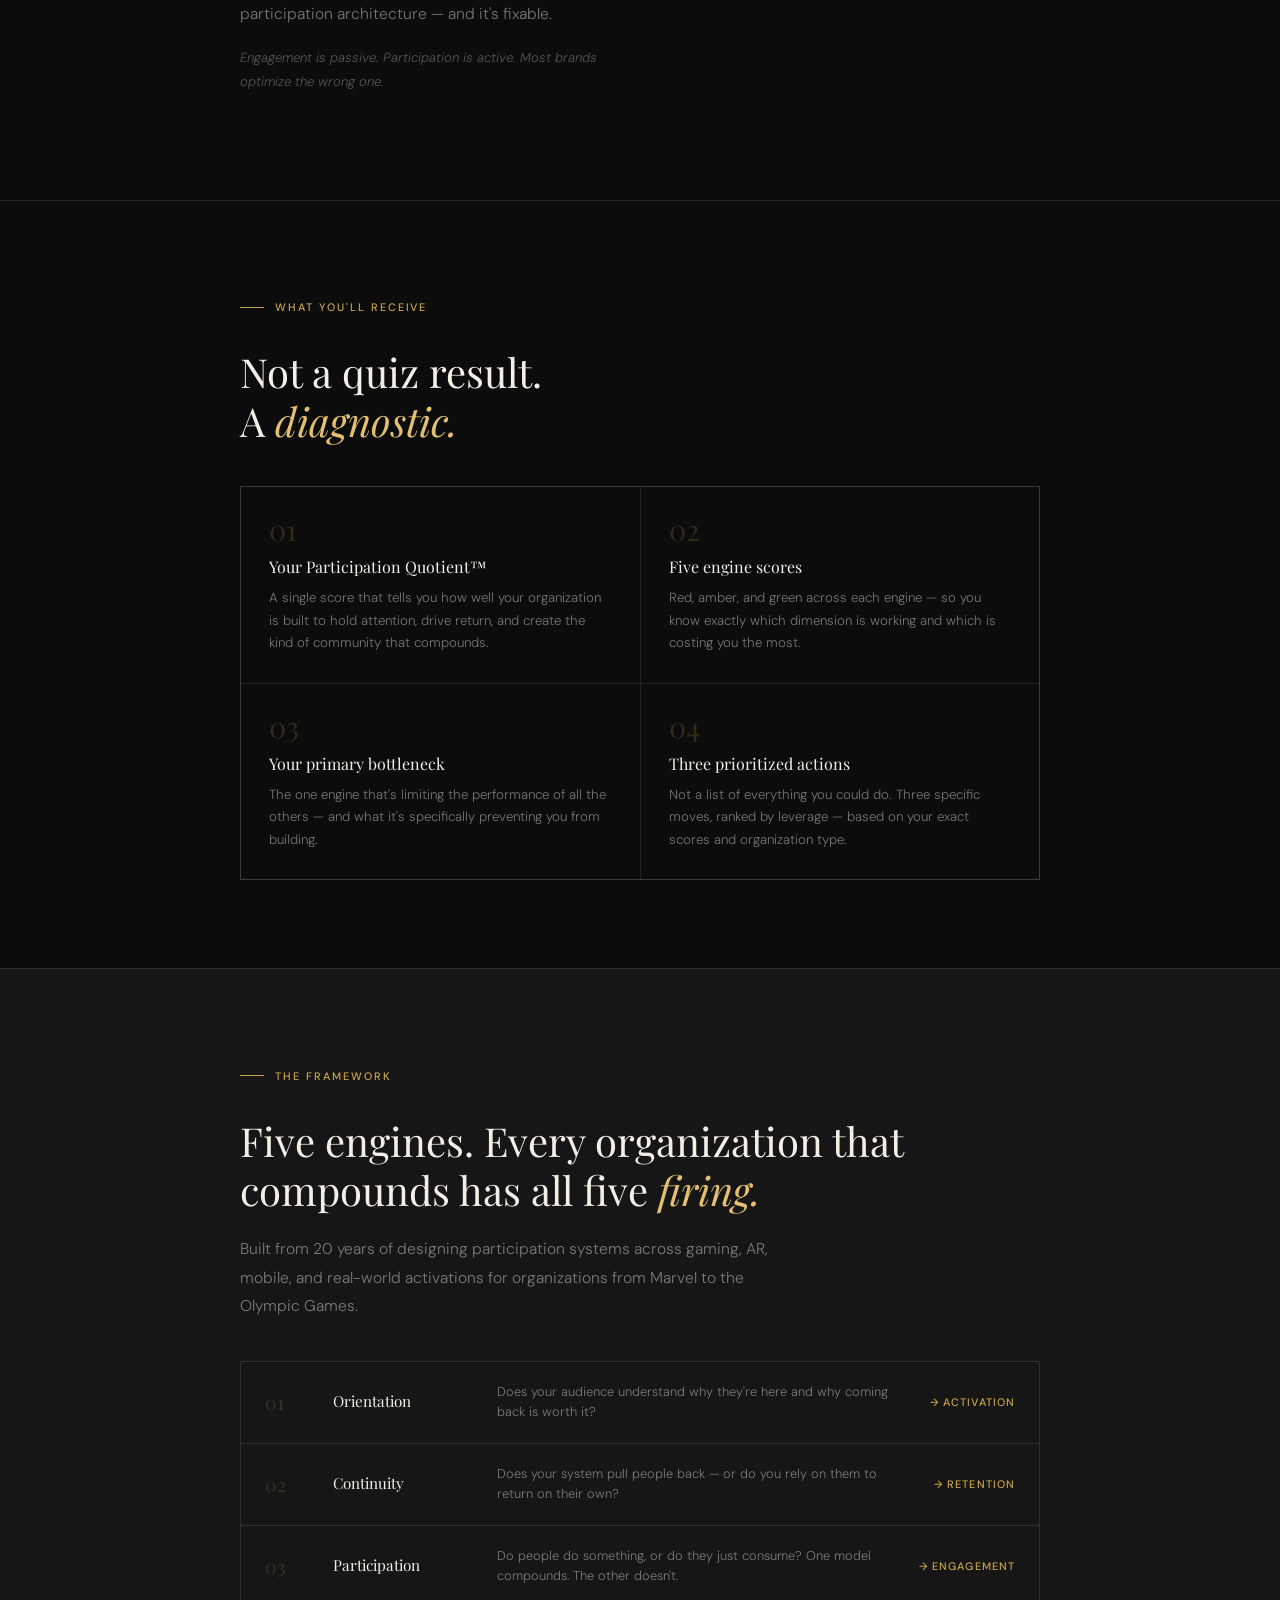
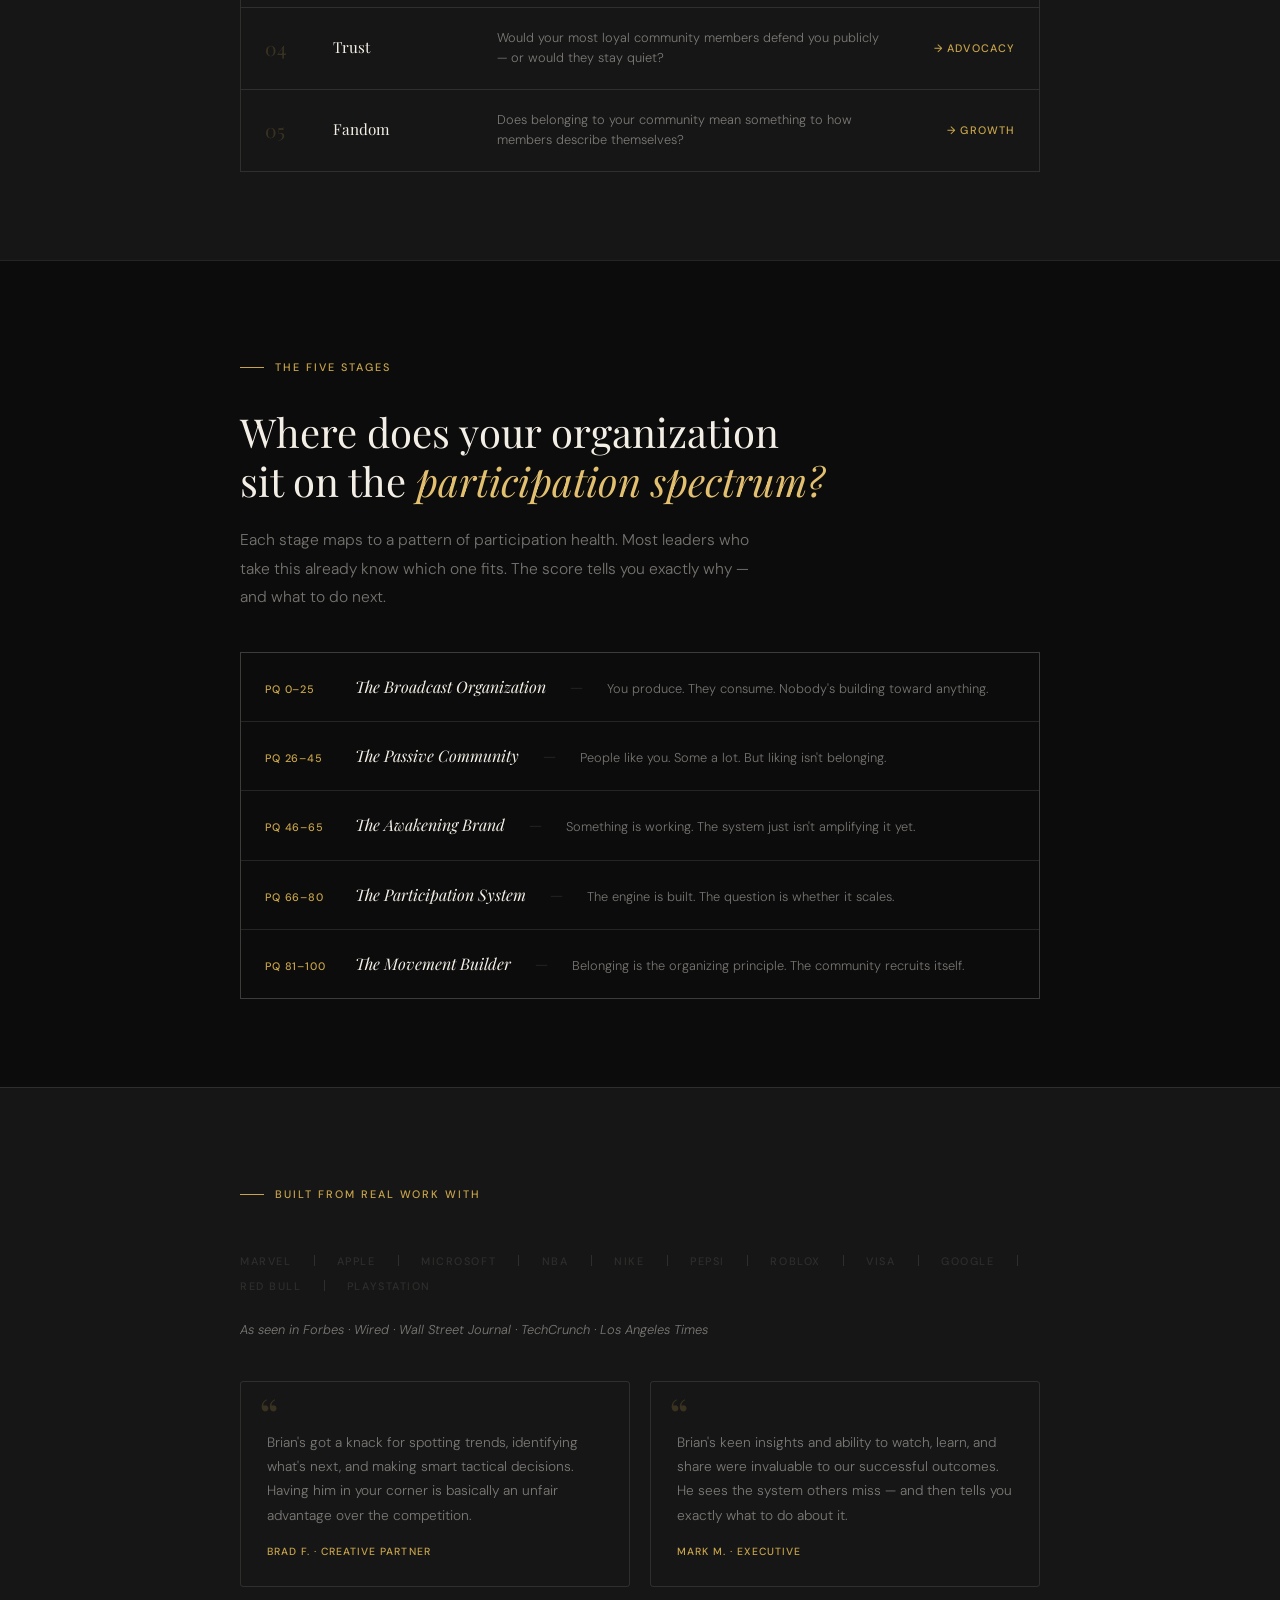
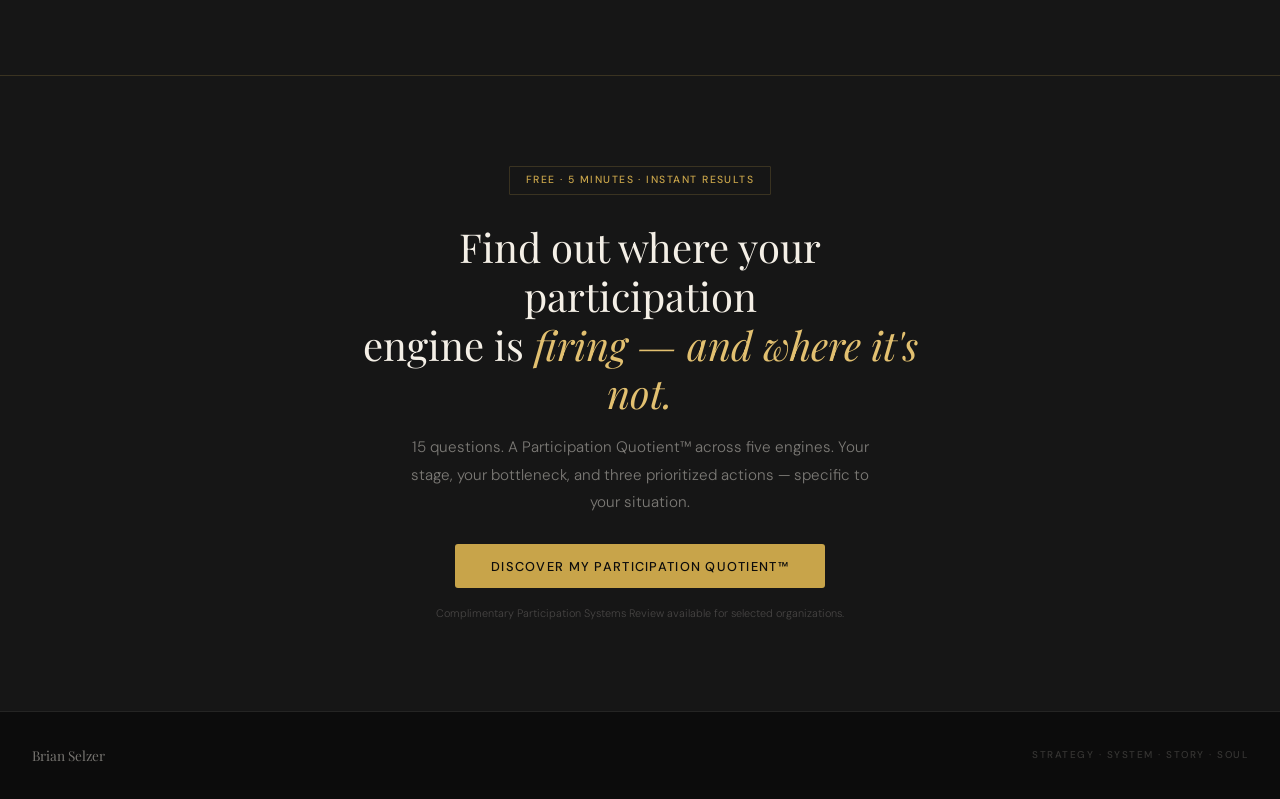
<file: pq.html>
<!DOCTYPE html>
<html lang="en">
<head>
<meta charset="UTF-8">
<meta name="viewport" content="width=device-width, initial-scale=1.0">
<title>Participation Quotient™ — Brian Selzer</title>
<link rel="preconnect" href="https://fonts.googleapis.com">
<link rel="preconnect" href="https://fonts.gstatic.com" crossorigin>
<link href="https://fonts.googleapis.com/css2?family=Playfair+Display:ital,wght@0,400;0,500;0,700;1,400;1,500&family=DM+Sans:opsz,wght@9..40,300;9..40,400;9..40,500&display=swap" rel="stylesheet">
<style>
:root {
  --ink: #0c0c0c;
  --ink-2: #161616;
  --ink-3: #1e1e1e;
  --gold: #c8a44a;
  --gold-l: #e2c070;
  --gold-dim: rgba(200,164,74,.09);
  --gold-bdr: rgba(200,164,74,.2);
  --cream: #f4efe6;
  --muted: rgba(244,239,230,.46);
  --faint: rgba(244,239,230,.11);
  --fainter: rgba(244,239,230,.05);
  --serif: 'Playfair Display', Georgia, serif;
  --sans: 'DM Sans', system-ui, sans-serif;
  --r: 3px;
}
*{box-sizing:border-box;margin:0;padding:0}
html{scroll-behavior:smooth}
body{background:var(--ink);color:var(--cream);font-family:var(--sans);font-weight:300;line-height:1.7;overflow-x:hidden;min-height:100vh}

/* ── SHARED ── */
.serif{font-family:var(--serif)}
.gold{color:var(--gold-l)}
.muted{color:var(--muted)}
.faint{color:rgba(244,239,230,.28)}

.eyebrow{display:inline-flex;align-items:center;gap:.7rem;font-size:.68rem;font-weight:500;letter-spacing:.18em;text-transform:uppercase;color:var(--gold)}
.eyebrow::before{content:'';display:block;width:24px;height:1px;background:var(--gold)}

.btn-gold{display:inline-block;background:var(--gold);color:var(--ink);font-family:var(--sans);font-size:.8rem;font-weight:500;letter-spacing:.1em;text-transform:uppercase;padding:.85rem 2.25rem;border:none;border-radius:var(--r);cursor:pointer;text-decoration:none;transition:all .2s;white-space:nowrap}
.btn-gold:hover{background:var(--gold-l);transform:translateY(-1px)}
.btn-ghost{display:inline-block;background:transparent;color:var(--muted);font-family:var(--sans);font-size:.8rem;font-weight:300;padding:.85rem 1.5rem;border:1px solid var(--faint);border-radius:var(--r);cursor:pointer;text-decoration:none;transition:all .2s}
.btn-ghost:hover{border-color:var(--gold-bdr);color:var(--gold-l)}
.btn-full{width:100%;justify-content:center;display:flex;align-items:center}

/* ── SCREENS ── */
.screen{display:none;animation:fadeUp .4s ease both}
.screen.active{display:block}
@keyframes fadeUp{from{opacity:0;transform:translateY(12px)}to{opacity:1;transform:translateY(0)}}

/* ── NAV ── */
nav{position:fixed;top:0;left:0;right:0;z-index:200;padding:1.1rem 2rem;display:flex;justify-content:space-between;align-items:center;background:rgba(12,12,12,.9);backdrop-filter:blur(16px);border-bottom:1px solid var(--faint)}
.nav-brand{font-family:var(--serif);font-size:.9rem;color:var(--cream);text-decoration:none;letter-spacing:.04em}
.nav-sub{font-size:.65rem;font-weight:500;letter-spacing:.14em;text-transform:uppercase;color:var(--gold);border:1px solid var(--gold-bdr);padding:.35rem 1rem;border-radius:var(--r);cursor:pointer;background:none;font-family:var(--sans)}
.nav-sub:hover{background:var(--gold-dim)}

/* ── LANDING ── */
#screen-landing{padding:0}
.lp-hero{min-height:100vh;display:flex;align-items:center;padding:7rem 2rem 5rem;position:relative;overflow:hidden}
.lp-hero::before{content:'';position:absolute;top:-20%;right:-5%;width:650px;height:650px;background:radial-gradient(circle,rgba(200,164,74,.055) 0%,transparent 68%);pointer-events:none}
.lp-hero::after{content:'';position:absolute;bottom:0;left:0;right:0;height:1px;background:linear-gradient(90deg,transparent,var(--gold-bdr),transparent)}
.hero-inner{max-width:800px;margin:0 auto;width:100%}
.hero-inner h1{font-family:var(--serif);font-size:clamp(2.5rem,5.5vw,4rem);font-weight:400;line-height:1.14;margin:1.25rem 0 1.4rem;max-width:680px}
.hero-inner h1 em{font-style:italic;color:var(--gold-l)}
.hero-sub{font-size:1.05rem;color:var(--muted);max-width:540px;line-height:1.82;margin-bottom:1.5rem}

.pq-unknown{display:inline-flex;align-items:center;gap:1.25rem;background:var(--gold-dim);border:1px solid var(--gold-bdr);border-radius:var(--r);padding:.9rem 1.6rem;margin-bottom:2.25rem}
.pq-question-mark{font-family:var(--serif);font-size:2.4rem;font-weight:400;color:var(--gold-l);line-height:1;width:48px;text-align:center}
.pq-label span:first-child{display:block;font-size:.68rem;font-weight:500;letter-spacing:.14em;text-transform:uppercase;color:var(--gold);margin-bottom:.15rem}
.pq-label span:last-child{display:block;font-size:.8rem;color:var(--muted)}

.hero-chips{display:flex;flex-wrap:wrap;gap:.5rem 1.5rem;margin-bottom:2.5rem}
.chip{font-size:.75rem;color:var(--muted);display:flex;align-items:center;gap:.4rem}
.chip::before{content:'';width:4px;height:4px;border-radius:50%;background:var(--gold);flex-shrink:0}

.hero-btns{display:flex;align-items:center;gap:1rem;flex-wrap:wrap;margin-bottom:1rem}
.hero-note{font-size:.7rem;color:rgba(244,239,230,.25);letter-spacing:.02em}

/* Landing sections */
.lp-section{padding:5.5rem 2rem;border-top:1px solid var(--faint)}
.lp-inner{max-width:800px;margin:0 auto}
.lp-grid-2{display:grid;grid-template-columns:1fr 1fr;gap:4rem;align-items:start}
.lp-h2{font-family:var(--serif);font-size:clamp(1.7rem,3.2vw,2.5rem);font-weight:400;line-height:1.22;margin:1rem 0 1.25rem}
.lp-h2 em{font-style:italic;color:var(--gold-l)}
.lp-p{font-size:.975rem;color:var(--muted);line-height:1.84;margin-bottom:1.1rem}
.lp-p strong{color:var(--cream);font-weight:400}

/* What you get */
.gets-grid{display:grid;grid-template-columns:1fr 1fr;gap:1px;background:var(--faint);border:1px solid var(--faint);margin-top:2.5rem}
.get-item{background:var(--ink);padding:1.75rem;transition:background .2s}
.get-item:hover{background:var(--ink-2)}
.get-n{font-family:var(--serif);font-size:1.8rem;color:var(--gold-bdr);line-height:1;margin-bottom:.6rem}
.get-t{font-family:var(--serif);font-size:1rem;font-weight:400;color:var(--cream);margin-bottom:.4rem}
.get-d{font-size:.83rem;color:var(--muted);line-height:1.7}

/* Engine rows */
.engine-table{border:1px solid var(--faint);margin-top:2.5rem}
.eng-row{display:grid;grid-template-columns:44px 140px 1fr 100px;align-items:center;gap:1.5rem;padding:1.25rem 1.5rem;border-bottom:1px solid var(--faint);transition:background .2s}
.eng-row:last-child{border-bottom:none}
.eng-row:hover{background:var(--fainter)}
.eng-i{font-family:var(--serif);font-size:1.2rem;color:var(--gold-bdr)}
.eng-name{font-family:var(--serif);font-size:.95rem;color:var(--cream)}
.eng-desc{font-size:.8rem;color:var(--muted);line-height:1.6}
.eng-outcome{font-size:.68rem;font-weight:500;letter-spacing:.1em;text-transform:uppercase;color:var(--gold);text-align:right}

/* Stages */
.stages-list{display:flex;flex-direction:column;gap:1px;background:var(--faint);border:1px solid var(--faint);margin-top:2.5rem}
.stage-row{background:var(--ink);padding:1.25rem 1.5rem;display:flex;align-items:baseline;gap:1.25rem;transition:background .2s;cursor:default}
.stage-row:hover{background:var(--ink-2)}
.stage-pq{font-size:.68rem;font-weight:500;letter-spacing:.08em;color:var(--gold);min-width:70px}
.stage-name{font-family:var(--serif);font-style:italic;font-size:1rem;color:var(--cream)}
.stage-dash{color:var(--faint);margin:0 .25rem}
.stage-tag{font-size:.8rem;color:var(--muted)}

/* Stats */
.stat-grid{display:flex;flex-direction:column;gap:1.25rem}
.stat-card{padding:1.4rem 1.6rem;border:1px solid var(--gold-bdr);border-radius:var(--r);background:var(--gold-dim);position:relative;overflow:hidden}
.stat-card::before{content:'';position:absolute;top:0;left:0;width:3px;height:100%;background:var(--gold)}
.stat-n{font-family:var(--serif);font-size:2.2rem;color:var(--gold-l);line-height:1;margin-bottom:.25rem}
.stat-l{font-size:.82rem;color:var(--muted);line-height:1.55}

/* Proof */
.proof-logos{display:flex;flex-wrap:wrap;gap:.4rem 1.4rem;margin:2rem 0 1.5rem;align-items:center}
.proof-l{font-size:.68rem;font-weight:500;letter-spacing:.14em;text-transform:uppercase;color:var(--faint)}
.proof-div{width:1px;height:11px;background:var(--faint)}
.proof-press{font-size:.8rem;color:var(--muted);font-style:italic;margin-bottom:2.5rem}
.testi-grid{display:grid;grid-template-columns:1fr 1fr;gap:1.25rem}
.testi{padding:1.6rem;border:1px solid var(--faint);border-radius:var(--r);position:relative}
.testi::before{content:'\201C';font-family:var(--serif);font-size:3rem;color:var(--gold-bdr);position:absolute;top:.5rem;left:1.1rem;line-height:1}
.testi-t{font-size:.855rem;color:var(--muted);line-height:1.78;margin-top:1.4rem;margin-bottom:1rem}
.testi-a{font-size:.65rem;font-weight:500;letter-spacing:.1em;text-transform:uppercase;color:var(--gold)}

/* CTA band */
.lp-cta-band{background:var(--ink-2);border-top:1px solid var(--gold-bdr);padding:5.5rem 2rem;text-align:center}
.cta-scarcity{display:inline-block;font-size:.65rem;font-weight:500;letter-spacing:.14em;text-transform:uppercase;color:var(--gold);border:1px solid var(--gold-bdr);padding:.3rem 1rem;border-radius:1px;margin-bottom:1.75rem}
.lp-cta-band .lp-h2{max-width:600px;margin:0 auto 1rem}
.cta-sub{font-size:.95rem;color:var(--muted);max-width:480px;margin:0 auto 1.75rem;line-height:1.8}
.cta-fine{font-size:.68rem;color:rgba(244,239,230,.22);margin-top:1rem}

footer{padding:2rem;border-top:1px solid var(--faint);display:flex;justify-content:space-between;align-items:center;flex-wrap:wrap;gap:1rem}
.footer-brand{font-family:var(--serif);font-size:.85rem;color:var(--muted)}
.footer-tag{font-size:.62rem;font-weight:500;letter-spacing:.15em;text-transform:uppercase;color:rgba(244,239,230,.18)}

/* ── SEGMENTATION ── */
#screen-seg{padding:7rem 2rem 4rem;min-height:100vh;display:none;align-items:center}
#screen-seg.active{display:flex}
.seg-inner{max-width:600px;margin:0 auto;width:100%}
.seg-inner h2{font-family:var(--serif);font-size:clamp(1.8rem,3.5vw,2.6rem);font-weight:400;line-height:1.2;margin:1rem 0 .6rem}
.seg-inner h2 em{font-style:italic;color:var(--gold-l)}
.seg-sub{font-size:.95rem;color:var(--muted);line-height:1.75;margin-bottom:2rem}
.seg-grid{display:grid;grid-template-columns:1fr 1fr;gap:.75rem;margin-bottom:2rem}
.seg-opt{padding:1rem 1.25rem;border:1px solid var(--faint);border-radius:var(--r);cursor:pointer;transition:all .18s;display:flex;align-items:center;gap:.75rem}
.seg-opt:hover{border-color:var(--gold-bdr);background:var(--gold-dim)}
.seg-opt.sel{border-color:var(--gold);background:var(--gold-dim)}
.seg-opt-dot{width:14px;height:14px;border-radius:50%;border:1.5px solid var(--faint);flex-shrink:0;transition:all .18s;display:flex;align-items:center;justify-content:center}
.seg-opt.sel .seg-opt-dot{background:var(--gold);border-color:var(--gold)}
.seg-opt-text{font-size:.875rem;color:var(--cream);line-height:1.4}

/* ── QUIZ ── */
#screen-quiz{padding:5.5rem 2rem 4rem;min-height:100vh;display:none;align-items:flex-start;padding-top:6rem}
#screen-quiz.active{display:flex}
.quiz-inner{max-width:640px;margin:0 auto;width:100%}

.prog-wrap{margin-bottom:2rem}
.prog-meta{display:flex;justify-content:space-between;font-size:.72rem;color:var(--muted);margin-bottom:.45rem}
.prog-bar{height:3px;background:var(--fainter);border-radius:2px;overflow:hidden}
.prog-fill{height:100%;background:var(--gold);border-radius:2px;transition:width .5s ease}

.eng-badge{display:inline-flex;align-items:center;gap:.5rem;font-size:.65rem;font-weight:500;letter-spacing:.14em;text-transform:uppercase;padding:.3rem .9rem;border-radius:20px;margin-bottom:.85rem}
.q-card{background:var(--ink-2);border:1px solid var(--faint);border-radius:var(--r);padding:1.5rem}
.q-text{font-family:var(--serif);font-size:1.1rem;font-weight:400;color:var(--cream);line-height:1.55;margin-bottom:1.25rem}
.q-opts{display:flex;flex-direction:column;gap:.6rem}
.q-opt{display:flex;align-items:flex-start;gap:.85rem;padding:.85rem 1rem;border:1px solid var(--faint);border-radius:var(--r);cursor:pointer;transition:all .15s}
.q-opt:hover{background:var(--fainter);border-color:rgba(244,239,230,.18)}
.q-opt.sel{border-color:var(--gold);background:var(--gold-dim)}
.q-radio{width:16px;height:16px;border-radius:50%;border:1.5px solid var(--faint);flex-shrink:0;margin-top:2px;transition:all .15s;display:flex;align-items:center;justify-content:center}
.q-opt.sel .q-radio{background:var(--gold);border-color:var(--gold)}
.q-opt.sel .q-radio::after{content:'';width:5px;height:5px;border-radius:50%;background:var(--ink)}
.q-opt-text{font-size:.875rem;color:var(--cream);line-height:1.55}
.quiz-nav{display:flex;justify-content:space-between;align-items:center;margin-top:1.5rem}
.quiz-counter{font-size:.75rem;color:var(--muted)}

/* ── GATE ── */
#screen-gate{padding:5.5rem 2rem 4rem;min-height:100vh;display:none;align-items:center}
#screen-gate.active{display:flex}
.gate-inner{max-width:520px;margin:0 auto;width:100%;text-align:center}
.gate-icon{width:64px;height:64px;border-radius:50%;background:var(--gold-dim);border:1px solid var(--gold-bdr);margin:0 auto 1.5rem;display:flex;align-items:center;justify-content:center}
.gate-icon svg{width:28px;height:28px;stroke:var(--gold);fill:none;stroke-width:1.5}
.gate-inner h2{font-family:var(--serif);font-size:clamp(1.6rem,3vw,2.2rem);font-weight:400;line-height:1.25;margin-bottom:.6rem}
.gate-inner h2 em{font-style:italic;color:var(--gold-l)}
.gate-sub{font-size:.9rem;color:var(--muted);line-height:1.78;margin-bottom:1.75rem;max-width:420px;margin-left:auto;margin-right:auto}
.gate-form{text-align:left}
.f-row{display:grid;grid-template-columns:1fr 1fr;gap:.75rem;margin-bottom:.75rem}
.f-field{margin-bottom:.75rem}
.f-field label{display:block;font-size:.68rem;font-weight:500;letter-spacing:.1em;text-transform:uppercase;color:var(--muted);margin-bottom:.35rem}
.f-field input,.f-field select{width:100%;padding:.7rem .95rem;background:var(--ink-3);border:1px solid var(--faint);border-radius:var(--r);color:var(--cream);font-family:var(--sans);font-size:.875rem;font-weight:300;transition:border-color .15s}
.f-field input:focus,.f-field select:focus{outline:none;border-color:var(--gold-bdr)}
.f-field input::placeholder{color:rgba(244,239,230,.25)}
.f-field select option{background:var(--ink-2)}
.gate-privacy{font-size:.68rem;color:rgba(244,239,230,.22);text-align:center;margin-top:.75rem;line-height:1.6}

/* ── RESULTS ── */
#screen-results{display:none;padding:5.5rem 0 0}
#screen-results.active{display:block}
.results-wrap{max-width:720px;margin:0 auto;padding:0 2rem}

.results-header{background:var(--ink-2);border:1px solid var(--faint);border-radius:var(--r);padding:2rem;margin-bottom:1.25rem;text-align:center;position:relative;overflow:hidden}
.results-header::before{content:'';position:absolute;top:-40%;left:50%;transform:translateX(-50%);width:400px;height:400px;background:radial-gradient(circle,rgba(200,164,74,.06) 0%,transparent 65%);pointer-events:none}
.results-for{font-size:.7rem;font-weight:500;letter-spacing:.12em;text-transform:uppercase;color:var(--muted);margin-bottom:1.25rem}
.pq-display{display:flex;align-items:center;justify-content:center;gap:1.5rem;margin-bottom:1rem}
.pq-big{font-family:var(--serif);font-size:4.5rem;font-weight:400;line-height:1}
.pq-right span:first-child{display:block;font-size:.68rem;font-weight:500;letter-spacing:.12em;text-transform:uppercase;color:var(--gold);margin-bottom:.15rem}
.pq-right span:last-child{display:block;font-size:.82rem;color:var(--muted)}
.archetype-name{font-family:var(--serif);font-size:1.5rem;font-weight:400;color:var(--cream);margin-bottom:.3rem}
.archetype-tag{font-size:.875rem;color:var(--muted)}

/* Engine scores */
.engines-card{background:var(--ink-2);border:1px solid var(--faint);border-radius:var(--r);padding:1.5rem;margin-bottom:1.25rem}
.engines-title{font-size:.68rem;font-weight:500;letter-spacing:.12em;text-transform:uppercase;color:var(--gold);margin-bottom:1.25rem}
.eng-score-row{margin-bottom:1rem}
.eng-score-row:last-child{margin-bottom:0}
.eng-score-meta{display:flex;justify-content:space-between;align-items:center;margin-bottom:.35rem}
.eng-score-name{font-size:.82rem;color:var(--cream)}
.rag{font-size:.65rem;font-weight:500;letter-spacing:.08em;text-transform:uppercase;padding:.2rem .65rem;border-radius:20px}
.rag-green{background:rgba(45,122,79,.18);color:#5db88a}
.rag-amber{background:rgba(186,117,23,.18);color:#e8a84a}
.rag-red{background:rgba(192,57,43,.18);color:#e07060}
.eng-bar{height:5px;background:var(--fainter);border-radius:3px;overflow:hidden}
.eng-bar-fill{height:100%;border-radius:3px;transition:width 1s ease .3s}

/* Bottleneck */
.bottleneck-card{border:1px solid var(--gold-bdr);border-radius:var(--r);padding:1.5rem;margin-bottom:1.25rem;background:var(--gold-dim);position:relative;overflow:hidden}
.bottleneck-card::before{content:'';position:absolute;top:0;left:0;width:4px;height:100%;background:var(--gold)}
.bn-label{font-size:.65rem;font-weight:500;letter-spacing:.14em;text-transform:uppercase;color:var(--gold);margin-bottom:.6rem}
.bn-title{font-family:var(--serif);font-size:1.1rem;font-weight:400;color:var(--cream);margin-bottom:.65rem}
.bn-text{font-size:.875rem;color:var(--muted);line-height:1.78}

/* Diagnosis */
.diag-card{background:var(--ink-2);border:1px solid var(--faint);border-radius:var(--r);padding:1.5rem;margin-bottom:1.25rem}
.diag-label{font-size:.65rem;font-weight:500;letter-spacing:.14em;text-transform:uppercase;color:var(--gold);margin-bottom:.75rem}
.diag-text{font-size:.9rem;color:var(--muted);line-height:1.82}

/* Holy shit */
.hs-card{background:var(--ink-3);border-left:3px solid var(--gold);padding:1.4rem 1.6rem;margin-bottom:1.25rem;border-radius:0 var(--r) var(--r) 0}
.hs-text{font-family:var(--serif);font-style:italic;font-size:1.05rem;color:var(--cream);line-height:1.65}

/* Priorities */
.priorities-card{background:var(--ink-2);border:1px solid var(--faint);border-radius:var(--r);padding:1.5rem;margin-bottom:1.25rem}
.pri-title{font-size:.68rem;font-weight:500;letter-spacing:.12em;text-transform:uppercase;color:var(--gold);margin-bottom:1.25rem}
.pri-item{display:flex;gap:1rem;padding-bottom:1rem;border-bottom:1px solid var(--faint);margin-bottom:1rem}
.pri-item:last-child{border-bottom:none;margin-bottom:0;padding-bottom:0}
.pri-num{width:26px;height:26px;border-radius:50%;background:var(--gold-dim);border:1px solid var(--gold-bdr);color:var(--gold);font-size:.75rem;font-weight:500;display:flex;align-items:center;justify-content:center;flex-shrink:0;margin-top:.1rem}
.pri-head{font-size:.875rem;font-weight:500;color:var(--cream);margin-bottom:.2rem;letter-spacing:.01em}
.pri-body{font-size:.82rem;color:var(--muted);line-height:1.65}

/* What Happens Next */
.whatnext-card{background:var(--ink-2);border:1px solid var(--faint);border-radius:var(--r);padding:1.5rem;margin-bottom:1.25rem}
.whatnext-label{font-size:.65rem;font-weight:500;letter-spacing:.14em;text-transform:uppercase;color:var(--gold);margin-bottom:.75rem}
.whatnext-intro{font-size:.875rem;color:var(--muted);line-height:1.72;margin-bottom:1rem}
.whatnext-targets{display:flex;flex-direction:column;gap:.55rem;margin-bottom:1rem}
.wn-target{display:flex;align-items:center;gap:.85rem;padding:.65rem .9rem;background:var(--fainter);border-radius:var(--r);border:1px solid var(--faint)}
.wn-arrow{font-size:.75rem;color:#5db88a;min-width:14px}
.wn-engine{font-size:.82rem;color:var(--cream);min-width:100px}
.wn-from{font-size:.78rem;color:var(--muted)}
.wn-to{font-size:.78rem;color:#5db88a;font-weight:500}
.wn-result{font-size:.82rem;color:var(--muted);line-height:1.6;padding-top:.75rem;border-top:1px solid var(--faint);font-style:italic}
.wn-result strong{color:var(--cream);font-style:normal;font-weight:400}

/* Advancement Ladder */
.ladder-card{background:var(--ink-2);border:1px solid var(--faint);border-radius:var(--r);padding:1.5rem;margin-bottom:1.25rem}
.ladder-label{font-size:.65rem;font-weight:500;letter-spacing:.14em;text-transform:uppercase;color:var(--gold);margin-bottom:1.1rem}
.ladder-list{display:flex;flex-direction:column;gap:0;margin-bottom:1.1rem}
.ladder-item{display:flex;align-items:center;gap:.9rem;padding:.65rem .85rem;border-radius:var(--r);transition:background .15s}
.ladder-item.current{background:var(--gold-dim);border:1px solid var(--gold-bdr)}
.ladder-item.above{opacity:.38}
.ladder-item.below{opacity:.38}
.ladder-arrow{font-size:.7rem;color:var(--gold);min-width:16px;text-align:center}
.ladder-name{font-size:.875rem;color:var(--cream);font-family:var(--serif);font-style:italic}
.ladder-name.current-name{color:var(--gold-l);font-style:normal;font-weight:500}
.ladder-next{font-size:.875rem;color:var(--muted);line-height:1.65;font-style:italic;padding-top:.75rem;border-top:1px solid var(--faint)}
.ladder-next strong{color:var(--cream);font-style:normal;font-weight:400}

/* Hidden Tax */
.tax-card{background:var(--ink-3);border:1px solid rgba(224,112,96,.25);border-radius:var(--r);padding:1.5rem;margin-bottom:1.25rem;position:relative;overflow:hidden}
.tax-card::before{content:'';position:absolute;top:0;left:0;width:4px;height:100%;background:#e07060}
.tax-label{font-size:.65rem;font-weight:500;letter-spacing:.14em;text-transform:uppercase;color:#e07060;margin-bottom:.6rem}
.tax-intro{font-size:.9rem;color:var(--muted);line-height:1.75;margin-bottom:1rem}
.tax-list{display:flex;flex-direction:column;gap:.6rem}
.tax-item{display:flex;align-items:flex-start;gap:.75rem;font-size:.855rem;color:var(--muted);line-height:1.6}
.tax-dot{width:5px;height:5px;border-radius:50%;background:#e07060;flex-shrink:0;margin-top:.5rem}
.tax-item strong{color:var(--cream);font-weight:400}

/* Credibility strip */
.cred-strip{border:1px solid var(--faint);border-radius:var(--r);padding:1.1rem 1.5rem;margin-bottom:1rem;background:var(--fainter)}
.cred-text{font-size:.8rem;color:var(--muted);line-height:1.7;text-align:center}
.cred-text strong{color:rgba(244,239,230,.65);font-weight:400}

/* Consulting CTA */
.consult-card{background:var(--ink-2);border:1px solid var(--gold-bdr);border-radius:var(--r);padding:2rem;margin-bottom:1.25rem;text-align:center}
.consult-scarcity{display:inline-block;font-size:.62rem;font-weight:500;letter-spacing:.14em;text-transform:uppercase;color:var(--gold);border:1px solid var(--gold-bdr);padding:.28rem .85rem;border-radius:1px;margin-bottom:1rem}
.consult-card h3{font-family:var(--serif);font-size:1.4rem;font-weight:400;color:var(--cream);margin-bottom:.6rem;line-height:1.3}
.consult-card p{font-size:.875rem;color:var(--muted);max-width:480px;margin:0 auto 1.4rem;line-height:1.78}
.action-row{display:flex;justify-content:center;gap:.75rem;margin-top:1rem;flex-wrap:wrap}
.action-btn{background:transparent;border:1px solid var(--faint);color:var(--muted);border-radius:var(--r);padding:.5rem 1.1rem;font-size:.75rem;cursor:pointer;font-family:var(--sans);transition:all .2s}
.action-btn:hover{border-color:var(--gold-bdr);color:var(--gold-l)}

.results-footer{background:var(--ink-2);border-top:1px solid var(--faint);padding:2rem;display:flex;justify-content:space-between;align-items:center;margin-top:2rem;flex-wrap:wrap;gap:1rem}

/* Responsive */
@media(max-width:680px){
  nav{padding:1rem 1.25rem}
  .lp-hero,.lp-section{padding-left:1.25rem;padding-right:1.25rem}
  .lp-grid-2,.gets-grid,.seg-grid,.testi-grid,.f-row{grid-template-columns:1fr;gap:1.5rem}
  .eng-row{grid-template-columns:36px 1fr;gap:.75rem}
  .eng-name,.eng-outcome{display:none}
  .hero-btns{flex-direction:column;align-items:flex-start}
  .btn-ghost{margin-top:0}
  h1{font-size:2.3rem}
  .pq-big{font-size:3.5rem}
  #screen-seg,#screen-quiz,#screen-gate{padding:5rem 1.25rem 3rem}
  .results-wrap{padding:0 1.25rem}
}
</style>
</head>
<body>

<nav>
  <a href="#" class="nav-brand" onclick="showLanding()">Brian Selzer</a>
  <button class="nav-sub" onclick="startAssessment()">Discover Your PQ™</button>
</nav>

<!-- ═══════════════════════════════════════════════ LANDING -->
<div id="screen-landing" class="screen active">

  <div class="lp-hero">
    <div class="hero-inner">
      <div class="eyebrow">Participation Quotient™ · Free Assessment</div>
      <h1>Your brand has a<br><em>participation problem.</em><br>Most don't know it yet.</h1>
      <p class="hero-sub">You're not losing people because your product isn't good enough. You're losing them because your system was never designed to make them stay, contribute, and recruit others. This assessment scores you across the five engines that determine whether an audience compounds — or quietly disappears.</p>

      <div class="pq-unknown">
        <div class="pq-question-mark">?</div>
        <div class="pq-label">
          <span>Your Participation Quotient™</span>
          <span>15 questions to find out where you stand</span>
        </div>
      </div>

      <div class="hero-chips">
        <div class="chip">15 questions</div>
        <div class="chip">5 minutes</div>
        <div class="chip">Scored across 5 engines</div>
        <div class="chip">Instant PQ results</div>
        <div class="chip">Free</div>
      </div>

      <div class="hero-btns">
        <button class="btn-gold" onclick="startAssessment()">Discover My PQ™</button>
        <a href="#what-is" class="btn-ghost">See how it works</a>
      </div>
      <p class="hero-note">Built for CMOs, CDOs, and brand leaders at organizations with real audiences and real retention problems.</p>
    </div>
  </div>

  <!-- BUSINESS CASE -->
  <div class="lp-section" id="what-is">
    <div class="lp-inner">
      <div class="lp-grid-2">
        <div>
          <div class="eyebrow" style="margin-bottom:1rem">The business case</div>
          <h2 class="lp-h2">Participation is the mechanism.<br><em>Belonging is the outcome.</em></h2>
          <p class="lp-p">Organizations with high Participation Quotients consistently outperform their categories on the metrics that actually matter — retention, lifetime value, organic growth, and customer acquisition cost.</p>
          <p class="lp-p"><strong>That's because high-PQ organizations don't pay for all their growth. Their community does a meaningful share of it for them.</strong></p>
          <p class="lp-p">The gap between a PQ of 40 and a PQ of 75 isn't a gap in marketing sophistication. It's a gap in participation architecture — and it's fixable.</p>
          <p class="lp-p" style="color:rgba(244,239,230,.32);font-size:.82rem;font-style:italic">Engagement is passive. Participation is active. Most brands optimize the wrong one.</p>
        </div>
        <div class="stat-grid">
          <div class="stat-card">
            <div class="stat-n">5–25×</div>
            <div class="stat-l">More expensive to acquire a new customer than to keep an existing one. Most brands still budget like this ratio doesn't exist.</div>
          </div>
          <div class="stat-card">
            <div class="stat-n">80%</div>
            <div class="stat-l">Of loyalty rewards go unredeemed. The program is running. The participation isn't.</div>
          </div>
          <div class="stat-card">
            <div class="stat-n">68%</div>
            <div class="stat-l">Of customers who churn say they left because they felt undervalued — not because a competitor was cheaper.</div>
          </div>
        </div>
      </div>
    </div>
  </div>

  <!-- WHAT YOU GET -->
  <div class="lp-section">
    <div class="lp-inner">
      <div class="eyebrow" style="margin-bottom:1rem">What you'll receive</div>
      <h2 class="lp-h2">Not a quiz result.<br>A <em>diagnostic.</em></h2>
      <div class="gets-grid">
        <div class="get-item">
          <div class="get-n">01</div>
          <div class="get-t">Your Participation Quotient™</div>
          <div class="get-d">A single score that tells you how well your organization is built to hold attention, drive return, and create the kind of community that compounds.</div>
        </div>
        <div class="get-item">
          <div class="get-n">02</div>
          <div class="get-t">Five engine scores</div>
          <div class="get-d">Red, amber, and green across each engine — so you know exactly which dimension is working and which is costing you the most.</div>
        </div>
        <div class="get-item">
          <div class="get-n">03</div>
          <div class="get-t">Your primary bottleneck</div>
          <div class="get-d">The one engine that's limiting the performance of all the others — and what it's specifically preventing you from building.</div>
        </div>
        <div class="get-item">
          <div class="get-n">04</div>
          <div class="get-t">Three prioritized actions</div>
          <div class="get-d">Not a list of everything you could do. Three specific moves, ranked by leverage — based on your exact scores and organization type.</div>
        </div>
      </div>
    </div>
  </div>

  <!-- THE FIVE ENGINES -->
  <div class="lp-section" style="background:var(--ink-2)">
    <div class="lp-inner">
      <div class="eyebrow" style="margin-bottom:1rem">The framework</div>
      <h2 class="lp-h2">Five engines. Every organization that<br>compounds has all five <em>firing.</em></h2>
      <p class="lp-p" style="max-width:560px;margin-bottom:0">Built from 20 years of designing participation systems across gaming, AR, mobile, and real-world activations for organizations from Marvel to the Olympic Games.</p>
      <div class="engine-table">
        <div class="eng-row">
          <div class="eng-i">01</div>
          <div class="eng-name">Orientation</div>
          <div class="eng-desc">Does your audience understand why they're here and why coming back is worth it?</div>
          <div class="eng-outcome">→ Activation</div>
        </div>
        <div class="eng-row">
          <div class="eng-i">02</div>
          <div class="eng-name">Continuity</div>
          <div class="eng-desc">Does your system pull people back — or do you rely on them to return on their own?</div>
          <div class="eng-outcome">→ Retention</div>
        </div>
        <div class="eng-row">
          <div class="eng-i">03</div>
          <div class="eng-name">Participation</div>
          <div class="eng-desc">Do people do something, or do they just consume? One model compounds. The other doesn't.</div>
          <div class="eng-outcome">→ Engagement</div>
        </div>
        <div class="eng-row">
          <div class="eng-i">04</div>
          <div class="eng-name">Trust</div>
          <div class="eng-desc">Would your most loyal community members defend you publicly — or would they stay quiet?</div>
          <div class="eng-outcome">→ Advocacy</div>
        </div>
        <div class="eng-row">
          <div class="eng-i">05</div>
          <div class="eng-name">Fandom</div>
          <div class="eng-desc">Does belonging to your community mean something to how members describe themselves?</div>
          <div class="eng-outcome">→ Growth</div>
        </div>
      </div>
    </div>
  </div>

  <!-- STAGES -->
  <div class="lp-section">
    <div class="lp-inner">
      <div class="eyebrow" style="margin-bottom:1rem">The five stages</div>
      <h2 class="lp-h2">Where does your organization<br>sit on the <em>participation spectrum?</em></h2>
      <p class="lp-p" style="max-width:520px;margin-bottom:0">Each stage maps to a pattern of participation health. Most leaders who take this already know which one fits. The score tells you exactly why — and what to do next.</p>
      <div class="stages-list">
        <div class="stage-row"><span class="stage-pq">PQ 0–25</span><span class="stage-name">The Broadcast Organization</span><span class="stage-dash">—</span><span class="stage-tag muted">You produce. They consume. Nobody's building toward anything.</span></div>
        <div class="stage-row"><span class="stage-pq">PQ 26–45</span><span class="stage-name">The Passive Community</span><span class="stage-dash">—</span><span class="stage-tag muted">People like you. Some a lot. But liking isn't belonging.</span></div>
        <div class="stage-row"><span class="stage-pq">PQ 46–65</span><span class="stage-name">The Awakening Brand</span><span class="stage-dash">—</span><span class="stage-tag muted">Something is working. The system just isn't amplifying it yet.</span></div>
        <div class="stage-row"><span class="stage-pq">PQ 66–80</span><span class="stage-name">The Participation System</span><span class="stage-dash">—</span><span class="stage-tag muted">The engine is built. The question is whether it scales.</span></div>
        <div class="stage-row"><span class="stage-pq">PQ 81–100</span><span class="stage-name">The Movement Builder</span><span class="stage-dash">—</span><span class="stage-tag muted">Belonging is the organizing principle. The community recruits itself.</span></div>
      </div>
    </div>
  </div>

  <!-- PROOF -->
  <div class="lp-section" style="background:var(--ink-2)">
    <div class="lp-inner">
      <div class="eyebrow" style="margin-bottom:1rem">Built from real work with</div>
      <div class="proof-logos">
        <span class="proof-l">Marvel</span><div class="proof-div"></div>
        <span class="proof-l">Apple</span><div class="proof-div"></div>
        <span class="proof-l">Microsoft</span><div class="proof-div"></div>
        <span class="proof-l">NBA</span><div class="proof-div"></div>
        <span class="proof-l">Nike</span><div class="proof-div"></div>
        <span class="proof-l">Pepsi</span><div class="proof-div"></div>
        <span class="proof-l">Roblox</span><div class="proof-div"></div>
        <span class="proof-l">Visa</span><div class="proof-div"></div>
        <span class="proof-l">Google</span><div class="proof-div"></div>
        <span class="proof-l">Red Bull</span><div class="proof-div"></div>
        <span class="proof-l">PlayStation</span>
      </div>
      <p class="proof-press">As seen in Forbes · Wired · Wall Street Journal · TechCrunch · Los Angeles Times</p>
      <div class="testi-grid">
        <div class="testi">
          <div class="testi-t">Brian's got a knack for spotting trends, identifying what's next, and making smart tactical decisions. Having him in your corner is basically an unfair advantage over the competition.</div>
          <div class="testi-a">Brad F. · Creative Partner</div>
        </div>
        <div class="testi">
          <div class="testi-t">Brian's keen insights and ability to watch, learn, and share were invaluable to our successful outcomes. He sees the system others miss — and then tells you exactly what to do about it.</div>
          <div class="testi-a">Mark M. · Executive</div>
        </div>
      </div>
    </div>
  </div>

  <!-- BOTTOM CTA -->
  <div class="lp-cta-band">
    <div class="cta-scarcity">Free · 5 Minutes · Instant Results</div>
    <h2 class="lp-h2 serif">Find out where your participation<br>engine is <em>firing — and where it's not.</em></h2>
    <p class="cta-sub muted">15 questions. A Participation Quotient™ across five engines. Your stage, your bottleneck, and three prioritized actions — specific to your situation.</p>
    <button class="btn-gold" onclick="startAssessment()">Discover My Participation Quotient™</button>
    <p class="cta-fine">Complimentary Participation Systems Review available for selected organizations.</p>
  </div>

  <footer>
    <span class="footer-brand">Brian Selzer</span>
    <span class="footer-tag">Strategy · System · Story · Soul</span>
  </footer>

</div><!-- /landing -->


<!-- ═══════════════════════════════════════════════ SEGMENTATION -->
<div id="screen-seg" class="screen">
  <div class="seg-inner">
    <div class="eyebrow" style="margin-bottom:1rem">Before we begin</div>
    <h2>Which best describes<br><em>your organization?</em></h2>
    <p class="seg-sub muted">This shapes how your results are framed. The framework and scoring stay identical — the language becomes specific to your context.</p>
    <div class="seg-grid" id="seg-opts"></div>
    <button class="btn-gold btn-full" id="seg-next" onclick="startQuiz()" disabled>Begin Assessment →</button>
  </div>
</div>


<!-- ═══════════════════════════════════════════════ QUIZ -->
<div id="screen-quiz" class="screen">
  <div class="quiz-inner">
    <div class="prog-wrap">
      <div class="prog-meta">
        <span id="q-label">Question 1 of 15</span>
        <span id="q-eng-name">Orientation</span>
      </div>
      <div class="prog-bar"><div class="prog-fill" id="prog-fill" style="width:0%"></div></div>
    </div>
    <div id="q-engine-badge"></div>
    <div class="q-card">
      <div class="q-text" id="q-text"></div>
      <div class="q-opts" id="q-opts"></div>
    </div>
    <div class="quiz-nav">
      <button class="btn-ghost" id="q-back" onclick="prevQ()">← Back</button>
      <span class="quiz-counter" id="q-counter">1 / 15</span>
      <button class="btn-gold" id="q-next" onclick="nextQ()" disabled>Next →</button>
    </div>
  </div>
</div>


<!-- ═══════════════════════════════════════════════ GATE -->
<div id="screen-gate" class="screen">
  <div class="gate-inner">
    <div class="gate-icon">
      <svg viewBox="0 0 24 24"><path d="M9 19v-6a2 2 0 00-2-2H5a2 2 0 00-2 2v6a2 2 0 002 2h2a2 2 0 002-2zm0 0V9a2 2 0 012-2h2a2 2 0 012 2v10m-6 0a2 2 0 002 2h2a2 2 0 002-2m0 0V5a2 2 0 012-2h2a2 2 0 012 2v14a2 2 0 01-2 2h-2a2 2 0 01-2-2z"/></svg>
    </div>
    <h2>Your PQ results<br>are <em>ready.</em></h2>
    <p class="gate-sub">Enter your details below. I'll send your full Participation Quotient™ report — your score, engine breakdown, bottleneck, and three prioritized actions for your specific situation.</p>
    <div class="gate-form">
      <div class="f-row">
        <div class="f-field"><label>First name</label><input id="g-first" type="text" placeholder="Jane"></div>
        <div class="f-field"><label>Last name</label><input id="g-last" type="text" placeholder="Smith"></div>
      </div>
      <div class="f-field"><label>Work email</label><input id="g-email" type="email" placeholder="jane@company.com"></div>
      <div class="f-field"><label>Company</label><input id="g-company" type="text" placeholder="Acme Inc."></div>
      <div class="f-field">
        <label>Your role</label>
        <select id="g-role">
          <option value="">Select...</option>
          <option>CMO / Chief Marketing Officer</option>
          <option>CDO / Chief Digital Officer</option>
          <option>CEO / Founder</option>
          <option>VP Marketing / Brand</option>
          <option>VP Product / Digital</option>
          <option>Head of Growth / Retention</option>
          <option>Head of Community</option>
          <option>Other</option>
        </select>
      </div>
      <button class="btn-gold btn-full" onclick="submitGate()">See My Results →</button>
      <p class="gate-privacy">No spam. Your information is used to personalize your results and follow-up — nothing else.</p>
    </div>
  </div>
</div>


<!-- ═══════════════════════════════════════════════ RESULTS -->
<div id="screen-results" class="screen">
  <div class="results-wrap">

    <div class="results-header">
      <div class="results-for" id="r-for"></div>
      <div class="pq-display">
        <div class="pq-big" id="r-pq-num"></div>
        <div class="pq-right">
          <span>Participation Quotient™</span>
          <span id="r-pq-stage-label"></span>
        </div>
      </div>
      <div class="archetype-name" id="r-archetype-name"></div>
      <div class="archetype-tag muted" id="r-archetype-tag"></div>
    </div>

    <div class="engines-card">
      <div class="engines-title">Engine Scores</div>
      <div id="r-engines"></div>
    </div>

    <div class="whatnext-card" id="r-whatnext"></div>

    <div class="ladder-card">
      <div class="ladder-label">Your Position on the Participation Curve</div>
      <div class="ladder-list" id="r-ladder"></div>
      <div class="ladder-next" id="r-ladder-next"></div>
    </div>

    <div class="bottleneck-card">
      <div class="bn-label">Primary Bottleneck</div>
      <div class="bn-title" id="r-bn-title"></div>
      <div class="bn-text" id="r-bn-text"></div>
    </div>

    <div class="tax-card">
      <div class="tax-label">The Hidden Tax</div>
      <div class="tax-intro" id="r-tax-intro"></div>
      <div class="tax-list" id="r-tax-list"></div>
    </div>

    <div class="diag-card">
      <div class="diag-label">Your Diagnosis</div>
      <div class="diag-text" id="r-diag"></div>
    </div>

    <div class="hs-card">
      <div class="hs-text" id="r-hs"></div>
    </div>

    <div class="priorities-card">
      <div class="pri-title">Your Three Highest-Leverage Moves</div>
      <div id="r-priorities"></div>
    </div>

    <div class="cred-strip">
      <div class="cred-text">The principles behind this assessment have informed engagement systems for the <strong>NBA, Marvel, Visa, Roblox, the Olympic Games</strong>, and branded communities reaching tens of millions of participants — across gaming, entertainment, retail, and sports.</div>
    </div>

    <div class="consult-card" id="r-consult"></div>

  </div>
  <div class="results-footer">
    <span class="footer-brand serif">Brian Selzer</span>
    <span class="footer-tag">Strategy · System · Story · Soul</span>
  </div>
</div>


<script>
// ── DATA ──────────────────────────────────────────────────────────

const SEG_OPTS = [
  'Consumer Brand / Retail',
  'Entertainment / Media / IP',
  'Sports Organization / League',
  'Cultural Institution',
  'Technology Company',
  'Nonprofit / Mission-Driven',
  'Government / Civic',
  'Other'
];

const ENGINES = [
  { id:'orientation', name:'Orientation', outcome:'Activation', color:'#c8a44a' },
  { id:'continuity',  name:'Continuity',  outcome:'Retention',  color:'#5db88a' },
  { id:'participation',name:'Participation',outcome:'Engagement',color:'#e07060'},
  { id:'trust',       name:'Trust',       outcome:'Advocacy',   color:'#e8a84a' },
  { id:'fandom',      name:'Fandom',      outcome:'Growth',     color:'#b07dd6' }
];

const QUESTIONS = [
  // ORIENTATION ×3
  { engine:0, text:'When someone becomes a customer, member, or follower for the first time — what happens next?', opts:[
    {t:'We have a designed experience that gives them context, a clear role, and a reason to return.',s:3},
    {t:'We have some welcome communications but they\'re generic — not designed around belonging.',s:2},
    {t:'We point them to the product or content and mostly leave them to figure it out.',s:1},
    {t:'We haven\'t designed this experience intentionally.',s:0}
  ]},
  { engine:0, text:'How clearly can your audience articulate — in their own words — what makes your community worth being part of?', opts:[
    {t:'Very clearly. We hear it reflected back in how they describe us to others.',s:3},
    {t:'Somewhat. Our most engaged members get it but the broader audience is fuzzier.',s:2},
    {t:'Not clearly. We struggle to get consistent language from our audience about why they stay.',s:1},
    {t:'We haven\'t tested this and honestly aren\'t sure.',s:0}
  ]},
  { engine:0, text:'How intentionally is the gap between someone\'s first and second interaction designed?', opts:[
    {t:'Very intentionally — we have specific experiences designed to make the second interaction more valuable than the first.',s:3},
    {t:'Somewhat — we have follow-up communications but nothing architecturally designed around return.',s:2},
    {t:'Not much — we rely on the product or content to pull people back on its own.',s:1},
    {t:'The gap isn\'t something we\'ve thought about as a design problem.',s:0}
  ]},
  // CONTINUITY ×3
  { engine:1, text:'At 30, 60, and 90 days after acquisition, how well do you understand what\'s happening to engagement — and why?', opts:[
    {t:'We track this precisely and have defined intervention points at each stage.',s:3},
    {t:'We can see the drop-off in aggregate but we\'re not systematically intervening.',s:2},
    {t:'Our data is fragmented — we can\'t get a clean picture.',s:1},
    {t:'We measure success primarily at acquisition and haven\'t built this view.',s:0}
  ]},
  { engine:1, text:'What\'s your primary mechanism for re-engaging someone who has gone quiet?', opts:[
    {t:'A layered system — behavioral triggers, value reminders, community signals, personalized outreach.',s:3},
    {t:'Promotional emails, discounts, or seasonal campaigns.',s:2},
    {t:'We mostly rely on them to return on their own when they\'re ready.',s:1},
    {t:'We don\'t have a systematic re-engagement approach.',s:0}
  ]},
  { engine:1, text:'How would you characterize the balance between your acquisition investment and your retention investment?', opts:[
    {t:'Roughly proportional — both have clear owners, budgets, and success metrics.',s:3},
    {t:'Acquisition-heavy — retention gets attention when metrics drop but not proactive investment.',s:2},
    {t:'Acquisition is almost the entire motion — retention is reactive at best.',s:1},
    {t:'We measure success almost entirely at the acquisition stage.',s:0}
  ]},
  // PARTICIPATION ×3
  { engine:2, text:'What percentage of your audience actively does something — contributes, creates, shares, refers, or advocates — versus passively consuming?', opts:[
    {t:'A meaningful and growing share. We\'ve designed experiences specifically to increase this ratio.',s:3},
    {t:'A small but active segment. It happens but not by design.',s:2},
    {t:'Almost entirely passive. The vast majority consume and leave.',s:1},
    {t:'We don\'t differentiate between passive and active in how we measure or design.',s:0}
  ]},
  { engine:2, text:'How would you describe the role your audience plays in your organization\'s outcomes?', opts:[
    {t:'Co-creators — they contribute to the experience, the culture, and the growth of the community.',s:3},
    {t:'Participants — they engage meaningfully but within experiences we fully design and control.',s:2},
    {t:'Consumers — they receive value but don\'t generate it.',s:1},
    {t:'Spectators — they watch more than they engage.',s:0}
  ]},
  { engine:2, text:'What does your organization give people for showing up more, contributing more, or bringing others in?', opts:[
    {t:'Meaningful recognition and status — people are seen, celebrated, and given visible roles that reflect their contribution. Reputation is the real currency.',s:3},
    {t:'Standard loyalty mechanics — points, tiers, discounts — that exist but don\'t drive meaningful behavior change or create visible status.',s:2},
    {t:'Occasional acknowledgment, but nothing structural. Participation isn\'t systematically recognized or rewarded.',s:1},
    {t:'Nothing intentional. The experience is the same regardless of how much someone contributes.',s:0}
  ]},
  // TRUST ×3
  { engine:3, text:'When something goes wrong — a product failure, a bad experience, a public crisis — how does your organization respond?', opts:[
    {t:'We have a defined approach: fast, transparent, accountable communication and a genuine recovery effort.',s:3},
    {t:'We respond, but the process is improvised and inconsistent.',s:2},
    {t:'We tend to minimize, delay, or go quiet and hope it passes.',s:1},
    {t:'We haven\'t faced this at scale and don\'t have a defined approach.',s:0}
  ]},
  { engine:3, text:'How would your most loyal community members behave if your brand was publicly criticized?', opts:[
    {t:'They\'d defend you — correct misinformation, add context, advocate publicly without being asked.',s:3},
    {t:'They\'d probably stay loyal privately but wouldn\'t go out of their way to respond publicly.',s:2},
    {t:'They\'d stay quiet and wait to see how you handled it.',s:1},
    {t:'We have a segment that would pile on rather than defend.',s:0}
  ]},
  { engine:3, text:'How transparent is your organization with your audience about decisions that affect them?', opts:[
    {t:'Proactively transparent — we communicate the why behind decisions and invite dialogue.',s:3},
    {t:'Selectively transparent — we share what\'s required but don\'t go further.',s:2},
    {t:'Mostly opaque — decisions are made and announced without much context or dialogue.',s:1},
    {t:'Transparency hasn\'t been a deliberate part of how we operate.',s:0}
  ]},
  // FANDOM ×3
  { engine:4, text:'Is there a segment of your audience for whom belonging to your community is part of how they\'d describe themselves?', opts:[
    {t:'Yes — and we actively cultivate that identity relationship.',s:3},
    {t:'Probably — but we haven\'t built around it or designed experiences to deepen it.',s:2},
    {t:'Maybe in pockets, but it\'s not a meaningful part of the audience overall.',s:1},
    {t:'We have not yet created that kind of identity connection, but we recognize it as a gap.',s:0}
  ]},
  { engine:4, text:'How does your brand show up in culture outside of paid and owned channels?', opts:[
    {t:'Organically — in conversations, communities, and cultural moments we didn\'t initiate or pay for.',s:3},
    {t:'Occasionally — we have cultural presence in our category but it\'s mostly manufactured.',s:2},
    {t:'Rarely — our presence is almost entirely through channels we control and pay for.',s:1},
    {t:'Cultural presence is something we aspire to but haven\'t cracked.',s:0}
  ]},
  { engine:4, text:'What currently drives the largest share of new audience growth for your organization?', opts:[
    {t:'Organic referral and word-of-mouth from existing community members.',s:3},
    {t:'A mix of organic and paid, with community contributing meaningfully.',s:2},
    {t:'Primarily paid acquisition, campaigns, and outbound efforts.',s:1},
    {t:'We\'re not sure — we don\'t have clear visibility into what\'s driving growth.',s:0}
  ]}
];

const ARCHETYPES = [
  { min:0, max:25, name:'The Broadcast Organization', tag:'You produce. They consume. Nobody\'s building toward anything.',
    diag:'You have an audience. You may even have a large one. But the relationship is extractive in both directions — you\'re pulling attention, they\'re pulling value, and neither side is building toward something. Your loyalty program exists as a cost line rather than a growth engine. Retention is managed through promotions because there\'s no participation architecture underneath it. Growth requires constant acquisition spend because nothing you\'ve built generates its own momentum.',
    hs:'You\'re not losing people because your product isn\'t good enough. You\'re losing them because your audience never found a role to play.',
    tax:{intro:'A Broadcast Organization score means growth is entirely dependent on organizational output. Every campaign, every push, every activation is powered by internal effort rather than community momentum. The operational tax this creates:',items:[
      {strong:'Perpetual acquisition dependency',rest:' — every growth initiative requires fresh spend because nothing you\'ve built generates its own momentum.'},
      {strong:'Content and campaign burnout',rest:' — your internal teams are producing all the energy that keeps the ecosystem alive. That\'s not sustainable.'},
      {strong:'Zero compounding',rest:' — there are no participation loops reinvesting your audience\'s attention back into the system. Each campaign starts from zero.'},
      {strong:'Churn invisibility',rest:' — without participation data, you can\'t see who\'s leaving or why until the revenue numbers move.'}
    ]},
    priorities:[
      {h:'Design orientation from scratch',b:'Start with one question: why should someone come back? Build every first-week experience around a clear answer to that question.'},
      {h:'Find your 30-day number',b:'Your 30-day retention rate will tell you more than any campaign dashboard. Once you know it, you can design toward changing it.'},
      {h:'Stop buying attention you can\'t hold',b:'Pausing acquisition to stabilize retention often produces better unit economics within a single quarter.'}
    ]
  },
  { min:26, max:45, name:'The Passive Community', tag:'People like you. Liking isn\'t belonging.',
    diag:'There\'s real affinity here. People return. Some of them genuinely care. But the system isn\'t designed to turn that affinity into action — and the gap between your top 10% and the other 90% is wide and growing. Participation happens in pockets, driven by a self-selected minority who showed up despite the system rather than because of it. Your biggest risk isn\'t losing your best customers. It\'s that they\'re doing the work your organization should be doing, and they\'ll eventually burn out.',
    hs:'Your loyalty program isn\'t failing because the rewards are bad. It\'s failing because participation never became identity.',
    tax:{intro:'A Passive Community score means you\'re paying a hidden tax for affinity you\'ve built but haven\'t activated. You have the raw material for a high-participation system — the cost is in how much energy it takes to keep it alive without participation architecture:',items:[
      {strong:'Volunteer exhaustion',rest:' — your top 10% are carrying the engagement load that a designed system should distribute. They\'ll burn out or move on.'},
      {strong:'Loyalty program waste',rest:' — points and rewards are being issued without producing meaningful behavior change or community depth.'},
      {strong:'Unpredictable advocacy',rest:' — word-of-mouth is happening randomly, not by design. You can\'t scale what you can\'t see or predict.'},
      {strong:'Missed LTV',rest:' — customers who like you but don\'t participate leave at standard churn rates. Participating customers leave at a fraction of that.'}
    ]},
    priorities:[
      {h:'Build participation mechanics into the experience',b:'Give your top audience members something to do that isn\'t just buy or consume. Contribution, co-creation, and visible status change the economics.'},
      {h:'Rebuild your recognition architecture',b:'Points systems that don\'t create behavior change are cost centers. Design for reputation and visible status — not just transactional rewards.'},
      {h:'Find your 1,000 true fans',b:'Identify the people who already love you, build around them explicitly, and let them recruit for you.'}
    ]
  },
  { min:46, max:65, name:'The Awakening Brand', tag:'Your audience is responding. Your system isn\'t compounding.',
    diag:'There\'s genuine energy here — a segment of your audience is invested, returns regularly, and some of them recruit. But the experience doesn\'t compound because the architecture isn\'t connected. Fandom is emerging accidentally. Trust exists but isn\'t being leveraged. You\'re probably one structural decision away from a significant inflection — the raw materials for a real participation system are present, but they haven\'t been assembled.',
    hs:'You have fans. You just haven\'t given them anything to do.',
    tax:{intro:'An Awakening Brand score means growth is still primarily dependent on organizational effort rather than community momentum. Your audience\'s energy is real — but without participation architecture, it dissipates between campaigns instead of compounding:',items:[
      {strong:'Linear growth trap',rest:' — every new cohort requires fresh acquisition spend. The system doesn\'t recruit for you yet.'},
      {strong:'Campaign decay',rest:' — high-energy activation peaks fade back to baseline because there are no retention loops to catch the momentum.'},
      {strong:'Internal content burden',rest:' — your teams are creating most of the energy that keeps the community alive, rather than amplifying what the community generates.'},
      {strong:'Undermonetized advocacy',rest:' — you have fans who would recruit for you, but there\'s no designed pathway for them to do it consistently.'}
    ]},
    priorities:[
      {h:'Connect what\'s already working',b:'Identify the pockets of high participation and map what\'s producing them. Then replicate that architecture across the rest of the experience.'},
      {h:'Activate your latent advocates',b:'Find the customers already talking about you privately and give them a stage and a reason to go public.'},
      {h:'Design a fandom loop',b:'Create experiences that make participation visible — so fans can find, recognize, and recruit each other.'}
    ]
  },
  { min:66, max:80, name:'The Participation System', tag:'The engine is built. You haven\'t yet built the flywheel.',
    diag:'Your organization has built something real. Audiences participate. Trust is structural. There\'s a community layer generating its own energy. The challenge is that what\'s working exists in pockets — it hasn\'t been fully systematized, measured, or extended. You\'re probably outperforming your category on retention and organic growth, but you\'re leaving compounding on the table because the system isn\'t yet self-reinforcing.',
    hs:'You\'ve built the engine. You haven\'t built the flywheel.',
    tax:{intro:'At a Participation System level, the hidden tax is opportunity cost rather than inefficiency. The gap between where you are and the next stage is costing more than it appears:',items:[
      {strong:'Unreplicated success',rest:' — participation is happening in pockets without documented architecture. What works in one area isn\'t being systematically extended.'},
      {strong:'Measurement blind spots',rest:' — you\'re likely outperforming competitors on retention, but without participation-specific metrics you can\'t see exactly where compounding breaks down.'},
      {strong:'Leakage at the transitions',rest:' — most value loss at this stage happens between engines, not within them. The handoff from Trust to Fandom is where high-potential advocates quietly stop showing up.'},
      {strong:'Scale fragility',rest:' — systems that work at your current size often break as you grow. Without documented participation architecture, scaling risks diluting what makes the community work.'}
    ]},
    priorities:[
      {h:'Audit for leakage between engines',b:'High-performing brands lose most of their value at the transitions — between Orientation and Continuity, between Trust and Fandom. Find the handoff that\'s breaking.'},
      {h:'Build your participation measurement layer',b:'What you can\'t measure, you can\'t compound. Define PQ metrics that are distinct from standard engagement metrics.'},
      {h:'Systematize your fandom',b:'The difference between a brand people like and one people belong to is a designed experience, not a better product. Make the belonging intentional.'}
    ]
  },
  { min:81, max:100, name:'The Movement Builder', tag:'The community recruits itself. The risk now is scaling without breaking it.',
    diag:'Your organization operates at the highest level of participation design — belonging is structural, culture generates itself, and growth compounds because participants recruit participants. You didn\'t get here by accident. The systems underneath this result are your most valuable asset, and they\'re replicable. The question now isn\'t how to build momentum. It\'s how to extend the architecture to new audiences without diluting what makes it work.',
    hs:'You\'ve cracked something most organizations never figure out. The risk now is accidentally designing the belonging out of it as you scale.',
    tax:{intro:'At a Movement Builder level, the hidden tax is fragility. The very conditions that created your participation culture are at risk as you scale:',items:[
      {strong:'Founding conditions erosion',rest:' — the informal systems that created belonging at smaller scale often break silently as audience and headcount grow.'},
      {strong:'Undocumented architecture',rest:' — if your participation system isn\'t explicitly mapped, it exists in people\'s heads rather than in your operating model.'},
      {strong:'Replication failure',rest:' — expanding to new markets without exporting the participation architecture produces pale imitations that underperform the original.'},
      {strong:'Category white space',rest:' — organizations at this level have the credibility to define the space, but most haven\'t yet turned community strength into market position.'}
    ]},
    priorities:[
      {h:'Protect the conditions that created this',b:'Document what\'s producing the fandom and belonging at this level. It\'s more fragile than it appears — especially as you scale.'},
      {h:'Extend the architecture to new audiences',b:'The participation system that works for your core audience is a template. Map how it translates to new segments without losing its character.'},
      {h:'Turn your community into a category',b:'Organizations at this level have the credibility to define the space. Thought leadership, publishing, and platform-building convert community strength into market position.'}
    ]
  }
];

const BOTTLENECKS = {
  orientation: { title:'Your primary bottleneck is Orientation.', text:'When people arrive without a clear reason to stay, every other engine loses its feedstock. Strong Continuity, Participation, Trust, and Fandom all require a foundation of people who understood what they were joining. Until Orientation is solved, you\'re building on sand.' },
  continuity:  { title:'Your primary bottleneck is Continuity.', text:'You may be doing everything else right — but if people aren\'t returning, none of it compounds. Participation requires repeat presence. Trust requires sustained relationship. Fandom requires time. Continuity is the engine that connects everything into a system rather than a series of disconnected moments.' },
  participation:{ title:'Your primary bottleneck is Participation.', text:'You have an audience, but not yet a community — because community requires people to do something, not just receive something. Without active participation, Trust stays shallow, Fandom can\'t form, and growth depends entirely on what you produce rather than what your community generates. This is the engine that changes the economics.' },
  trust:       { title:'Your primary bottleneck is Trust.', text:'You can have high Participation and still lose people the moment something goes wrong — because there\'s no structural goodwill to draw on. Trust converts a satisfied customer into an advocate and a disengaged one into a critic. Without it, Fandom is fragile and Continuity depends on your next promotion rather than your relationship.' },
  fandom:      { title:'Your primary bottleneck is Fandom.', text:'You\'ve built a functional system — people return, participate, and trust you — but the community hasn\'t yet become part of how members describe themselves. That identity connection is the difference between a system that requires your active management and one that generates its own momentum. This is the engine that makes growth compound.' }
};

// Archetype-specific CTA copy — indexed to match ARCHETYPES order
const CTA_COPY = [
  { // Broadcast Organization
    header:'Your audience consumes. They don\'t yet contribute.',
    body:'The fastest path forward isn\'t more content or a bigger acquisition budget. It\'s designing the first participation loop — the system that turns one-time attention into compounding engagement. In 30 minutes, we\'ll identify the highest-cost bottlenecks limiting your participation growth and map the two or three structural decisions most likely to change your numbers.'
  },
  { // Passive Community
    header:'The affinity is real. The architecture isn\'t there yet.',
    body:'You have people who like you — some of them a lot. What\'s missing is the system that converts that affinity into action, identity, and advocacy. In 30 minutes, we\'ll identify where participation is leaking and map the structural decisions that turn your best audience members into the engine that grows the rest.'
  },
  { // Awakening Brand
    header:'Your audience is already signaling demand. The system isn\'t capturing it.',
    body:'The opportunity here isn\'t to start something new. It\'s to connect what\'s already working into a system that compounds. In 30 minutes, we\'ll identify where participation is breaking down between your engines and map the two or three structural decisions most likely to move you from isolated engagement to self-reinforcing momentum.'
  },
  { // Participation System
    header:'The engine is working. The question is where growth is leaking.',
    body:'At this stage the gains don\'t come from rebuilding — they come from finding the handoffs where value disappears between engines and systematizing what\'s already producing results. In 30 minutes, we\'ll audit the transitions between your strongest and weakest engines and map what unlocking the next level of compounding would actually require.'
  },
  { // Movement Builder
    header:'You\'ve built something most organizations never figure out.',
    body:'The work at this stage is protecting the conditions that created it — and extending the architecture to new audiences without diluting what makes it work. In 30 minutes, we\'ll map the fragility points in your current system and identify what a deliberate expansion strategy would need to preserve to keep the community compounding.'
  }
];

// ── STATE ─────────────────────────────────────────────────────────
let state = { seg:'', answers:Array(15).fill(null), currentQ:0, lead:{} };

// ── SCREEN ROUTING ────────────────────────────────────────────────
function show(id) {
  document.querySelectorAll('.screen').forEach(s => s.classList.remove('active'));
  const el = document.getElementById('screen-'+id);
  el.classList.add('active');
  window.scrollTo(0,0);
}
function showLanding(){ state={seg:'',answers:Array(15).fill(null),currentQ:0,lead:{}}; show('landing'); }
function startAssessment(){ buildSeg(); show('seg'); }

// ── SEGMENTATION ──────────────────────────────────────────────────
function buildSeg(){
  const c = document.getElementById('seg-opts');
  c.innerHTML = SEG_OPTS.map(o=>`
    <div class="seg-opt" onclick="selectSeg(this,'${o}')">
      <div class="seg-opt-dot"></div>
      <div class="seg-opt-text">${o}</div>
    </div>`).join('');
}
function selectSeg(el,val){
  document.querySelectorAll('.seg-opt').forEach(o=>o.classList.remove('sel'));
  el.classList.add('sel');
  state.seg = val;
  document.getElementById('seg-next').disabled = false;
}
function startQuiz(){ if(!state.seg) return; state.currentQ=0; renderQ(); show('quiz'); }

// ── QUIZ ──────────────────────────────────────────────────────────
function renderQ(){
  const qi = state.currentQ;
  const q  = QUESTIONS[qi];
  const eng = ENGINES[q.engine];
  const pct = Math.round((qi/15)*100);
  const colors = ['rgba(200,164,74,.12)','rgba(93,184,138,.1)','rgba(224,112,96,.1)','rgba(232,168,74,.1)','rgba(176,125,214,.1)'];
  const textColors = ['#c8a44a','#5db88a','#e07060','#e8a84a','#b07dd6'];

  document.getElementById('q-label').textContent = `Question ${qi+1} of 15`;
  document.getElementById('q-eng-name').textContent = eng.name;
  document.getElementById('q-counter').textContent = `${qi+1} / 15`;
  document.getElementById('prog-fill').style.width = pct+'%';
  document.getElementById('q-engine-badge').innerHTML =
    `<div class="eng-badge" style="background:${colors[q.engine]};color:${textColors[q.engine]}">${eng.name} · ${eng.outcome}</div>`;
  document.getElementById('q-text').textContent = q.text;
  document.getElementById('q-back').style.visibility = qi > 0 ? 'visible' : 'hidden';

  const optsEl = document.getElementById('q-opts');
  optsEl.innerHTML = q.opts.map((o,i)=>`
    <div class="q-opt${state.answers[qi]===o.s?' sel':''}" onclick="selectOpt(this,${o.s})">
      <div class="q-radio"></div>
      <div class="q-opt-text">${o.t}</div>
    </div>`).join('');

  document.getElementById('q-next').disabled = state.answers[qi] === null;
  document.getElementById('q-next').textContent = qi < 14 ? 'Next →' : 'See My Results →';
}

function selectOpt(el, score){
  state.answers[state.currentQ] = score;
  document.querySelectorAll('.q-opt').forEach(o=>o.classList.remove('sel'));
  el.classList.add('sel');
  document.getElementById('q-next').disabled = false;
}
function nextQ(){
  if(state.answers[state.currentQ]===null) return;
  if(state.currentQ < 14){ state.currentQ++; renderQ(); }
  else { show('gate'); }
}
function prevQ(){
  if(state.currentQ > 0){ state.currentQ--; renderQ(); }
  else { show('seg'); }
}

// ── GATE ──────────────────────────────────────────────────────────
function submitGate(){
  const first = document.getElementById('g-first').value.trim();
  const last  = document.getElementById('g-last').value.trim();
  const email = document.getElementById('g-email').value.trim();
  const co    = document.getElementById('g-company').value.trim();
  const role  = document.getElementById('g-role').value;
  if(!first||!last||!email||!co||!role){ alert('Please complete all fields to unlock your results.'); return; }
  state.lead = {first,last,email,co,role};

  // Capture lead in Formspree — fire and forget, never block the user
  fetch('https://formspree.io/f/xaqzqqbn', {
    method: 'POST',
    headers: {'Content-Type':'application/json','Accept':'application/json'},
    body: JSON.stringify({
      name: `${first} ${last}`,
      email: email,
      company: co,
      role: role,
      organization_type: state.seg,
      _subject: `New PQ Lead — ${first} ${last} · ${co}`
    })
  }).catch(()=>{});

  buildResults();
  show('results');
}

// ── SCORING ───────────────────────────────────────────────────────
function calcScores(){
  // Engine scores: 3 questions each × max 3 = max 9
  const eng = ENGINES.map((_,i)=>{
    const qs = QUESTIONS.filter(q=>q.engine===i);
    const indices = QUESTIONS.reduce((arr,q,idx)=>q.engine===i?[...arr,idx]:arr,[]);
    const total = indices.reduce((s,idx)=>s+(state.answers[idx]||0),0);
    return { pct: Math.round((total/9)*100), total, indices };
  });
  const rawTotal = state.answers.reduce((s,a)=>s+(a||0),0);
  const pq = Math.round((rawTotal/45)*100);
  return { pq, eng };
}

function ragClass(p){ return p>=70?'green':p>=40?'amber':'red'; }
function ragLabel(p){ return p>=81?'Compounding':p>=61?'Advanced':p>=41?'Functional':p>=21?'Emerging':'Critical'; }

function getBottleneck(engScores){
  let min=Infinity, minIdx=0;
  engScores.forEach((e,i)=>{ if(e.pct<min){min=e.pct;minIdx=i;} });
  return ENGINES[minIdx].id;
}

// ── BUILD RESULTS ─────────────────────────────────────────────────
function buildResults(){
  const {pq, eng} = calcScores();
  const archetype = ARCHETYPES.find(a=>pq>=a.min&&pq<=a.max) || ARCHETYPES[ARCHETYPES.length-1];
  const archetypeIdx = ARCHETYPES.indexOf(archetype);
  const bnKey = getBottleneck(eng);
  const bn = BOTTLENECKS[bnKey];
  const scoreColor = pq>=70?'#5db88a':pq>=40?'#e8a84a':'#e07060';
  const {lead,seg} = state;

  // Header
  document.getElementById('r-for').textContent = `Results for ${lead.first} ${lead.last} · ${lead.co} · ${seg}`;
  document.getElementById('r-pq-num').textContent = pq;
  document.getElementById('r-pq-num').style.color = scoreColor;
  document.getElementById('r-pq-stage-label').textContent = pq>=70?'Strong system':pq>=40?'Room to grow':'Needs attention';
  document.getElementById('r-archetype-name').textContent = archetype.name;
  document.getElementById('r-archetype-tag').textContent = archetype.tag;

  // Engine bars
  document.getElementById('r-engines').innerHTML = eng.map((e,i)=>`
    <div class="eng-score-row">
      <div class="eng-score-meta">
        <span class="eng-score-name">${ENGINES[i].name}</span>
        <span class="rag rag-${ragClass(e.pct)}">${e.pct}% · ${ragLabel(e.pct)}</span>
      </div>
      <div class="eng-bar"><div class="eng-bar-fill" style="width:0%;background:${ENGINES[i].color}" data-w="${e.pct}"></div></div>
    </div>`).join('');

  // What Happens Next — find 2 lowest engines, project improvement
  if(archetypeIdx < ARCHETYPES.length - 1){
    const nextArchetype = ARCHETYPES[archetypeIdx + 1];
    const nextPQMin = nextArchetype.min;
    const sortedByScore = eng.map((e,i)=>({...e,i,name:ENGINES[i].name})).sort((a,b)=>a.pct-b.pct);
    const targets = sortedByScore.slice(0,2);
    const targetPct = [65, 70]; // what we suggest raising them to
    // estimate new PQ: take current raw, add projected gains for 2 weakest engines
    const currentRaw = state.answers.reduce((s,a)=>s+(a||0),0);
    const gains = targets.map((t,ti)=>{
      const currentEngRaw = Math.round((t.pct/100)*9);
      const targetEngRaw = Math.round((targetPct[ti]/100)*9);
      return Math.max(0, targetEngRaw - currentEngRaw);
    });
    const projectedRaw = Math.min(45, currentRaw + gains[0] + gains[1]);
    const projectedPQ = Math.round((projectedRaw/45)*100);

    const wnHTML = `
      <div class="whatnext-label">What Happens Next</div>
      <div class="whatnext-intro">To move from <strong>${archetype.name}</strong> to <strong>${nextArchetype.name}</strong>, your two highest-leverage engine improvements are:</div>
      <div class="whatnext-targets">
        ${targets.map((t,ti)=>`<div class="wn-target">
          <div class="wn-arrow">↑</div>
          <div class="wn-engine">${t.name}</div>
          <div class="wn-from">${t.pct}%</div>
          <div style="color:var(--faint);font-size:.75rem;padding:0 .3rem">→</div>
          <div class="wn-to">${targetPct[ti]}%</div>
        </div>`).join('')}
      </div>
      <div class="wn-result">These two improvements alone would move your PQ from <strong>${pq}</strong> to approximately <strong>${projectedPQ}</strong> — ${projectedPQ >= nextPQMin ? `placing you in <strong>${nextArchetype.name}</strong> territory` : `closing most of the gap to <strong>${nextArchetype.name}</strong>`}. That's not a rebrand. It's two structural decisions.</div>
    `;
    const wnCard = document.getElementById('r-whatnext');
    wnCard.className = 'whatnext-card';
    wnCard.innerHTML = wnHTML;
  } else {
    document.getElementById('r-whatnext').style.display = 'none';
  }

  // Advancement Ladder — bottom-up order (Broadcast at bottom, Movement Builder at top)
  const ladderHTML = ARCHETYPES.map((a, realIdx)=>{
    const isCurrent = realIdx === archetypeIdx;
    const isAbove = realIdx > archetypeIdx;
    const cls = isCurrent ? 'current' : isAbove ? 'above' : 'below';
    return `<div class="ladder-item ${cls}">
      <div class="ladder-arrow">${isCurrent ? '▶' : ''}</div>
      <div class="ladder-name${isCurrent?' current-name':''}">${a.name}</div>
    </div>`;
  }).reverse().join('');
  document.getElementById('r-ladder').innerHTML = ladderHTML;

  const nextStageText = archetypeIdx < ARCHETYPES.length - 1
    ? `You are <strong>one structural shift away</strong> from becoming ${ARCHETYPES[archetypeIdx+1].name}. That shift is what the Participation Systems Review maps.`
    : `You are operating at the highest stage of the participation curve. The work now is protecting the architecture that got you here as you scale.`;
  document.getElementById('r-ladder-next').innerHTML = nextStageText;

  // Bottleneck
  document.getElementById('r-bn-title').textContent = bn.title;
  document.getElementById('r-bn-text').textContent = bn.text;

  // Hidden Tax
  document.getElementById('r-tax-intro').textContent = archetype.tax.intro;
  document.getElementById('r-tax-list').innerHTML = archetype.tax.items.map(item=>
    `<div class="tax-item"><div class="tax-dot"></div><div><strong>${item.strong}</strong>${item.rest}</div></div>`
  ).join('');

  // Diagnosis + holy shit
  document.getElementById('r-diag').textContent = archetype.diag;
  document.getElementById('r-hs').textContent = `"${archetype.hs}"`;

  // Priorities
  document.getElementById('r-priorities').innerHTML = archetype.priorities.map((p,i)=>`
    <div class="pri-item">
      <div class="pri-num">${i+1}</div>
      <div><div class="pri-head">${p.h}</div><div class="pri-body">${p.b}</div></div>
    </div>`).join('');

  // Archetype-specific consult card
  const cta = CTA_COPY[archetypeIdx];
  document.getElementById('r-consult').innerHTML = `
    <div class="consult-scarcity">Complimentary · Scheduled selectively for qualified brand leaders</div>
    <h3>${cta.header}</h3>
    <p>${cta.body}</p>
    <button class="btn-gold" id="r-cta-btn">Map My Next Stage →</button>
    <div class="action-row">
      <button class="action-btn" onclick="showLanding()">← Retake Assessment</button>
    </div>
  `;

  document.getElementById('r-cta-btn').onclick = ()=>{
    // Send enriched score data to Formspree on booking intent
    fetch('https://formspree.io/f/xaqzqqbn', {
      method: 'POST',
      headers: {'Content-Type':'application/json','Accept':'application/json'},
      body: JSON.stringify({
        name: `${state.lead.first} ${state.lead.last}`,
        email: state.lead.email,
        company: state.lead.co,
        role: state.lead.role,
        organization_type: state.seg,
        pq_score: pq,
        stage: archetype.name,
        bottleneck: bnKey,
        _subject: `🔥 Booking Request — ${state.lead.first} ${state.lead.last} · ${state.lead.co} · PQ ${pq}`
      })
    }).catch(()=>{});
    window.open('https://calendly.com/brian-selzer/30min', '_blank');
  };

  // Animate bars
  setTimeout(()=>{
    document.querySelectorAll('.eng-bar-fill').forEach(el=>{
      el.style.width = el.dataset.w + '%';
    });
  }, 200);
}
</script>
</body>
</html>
</file>
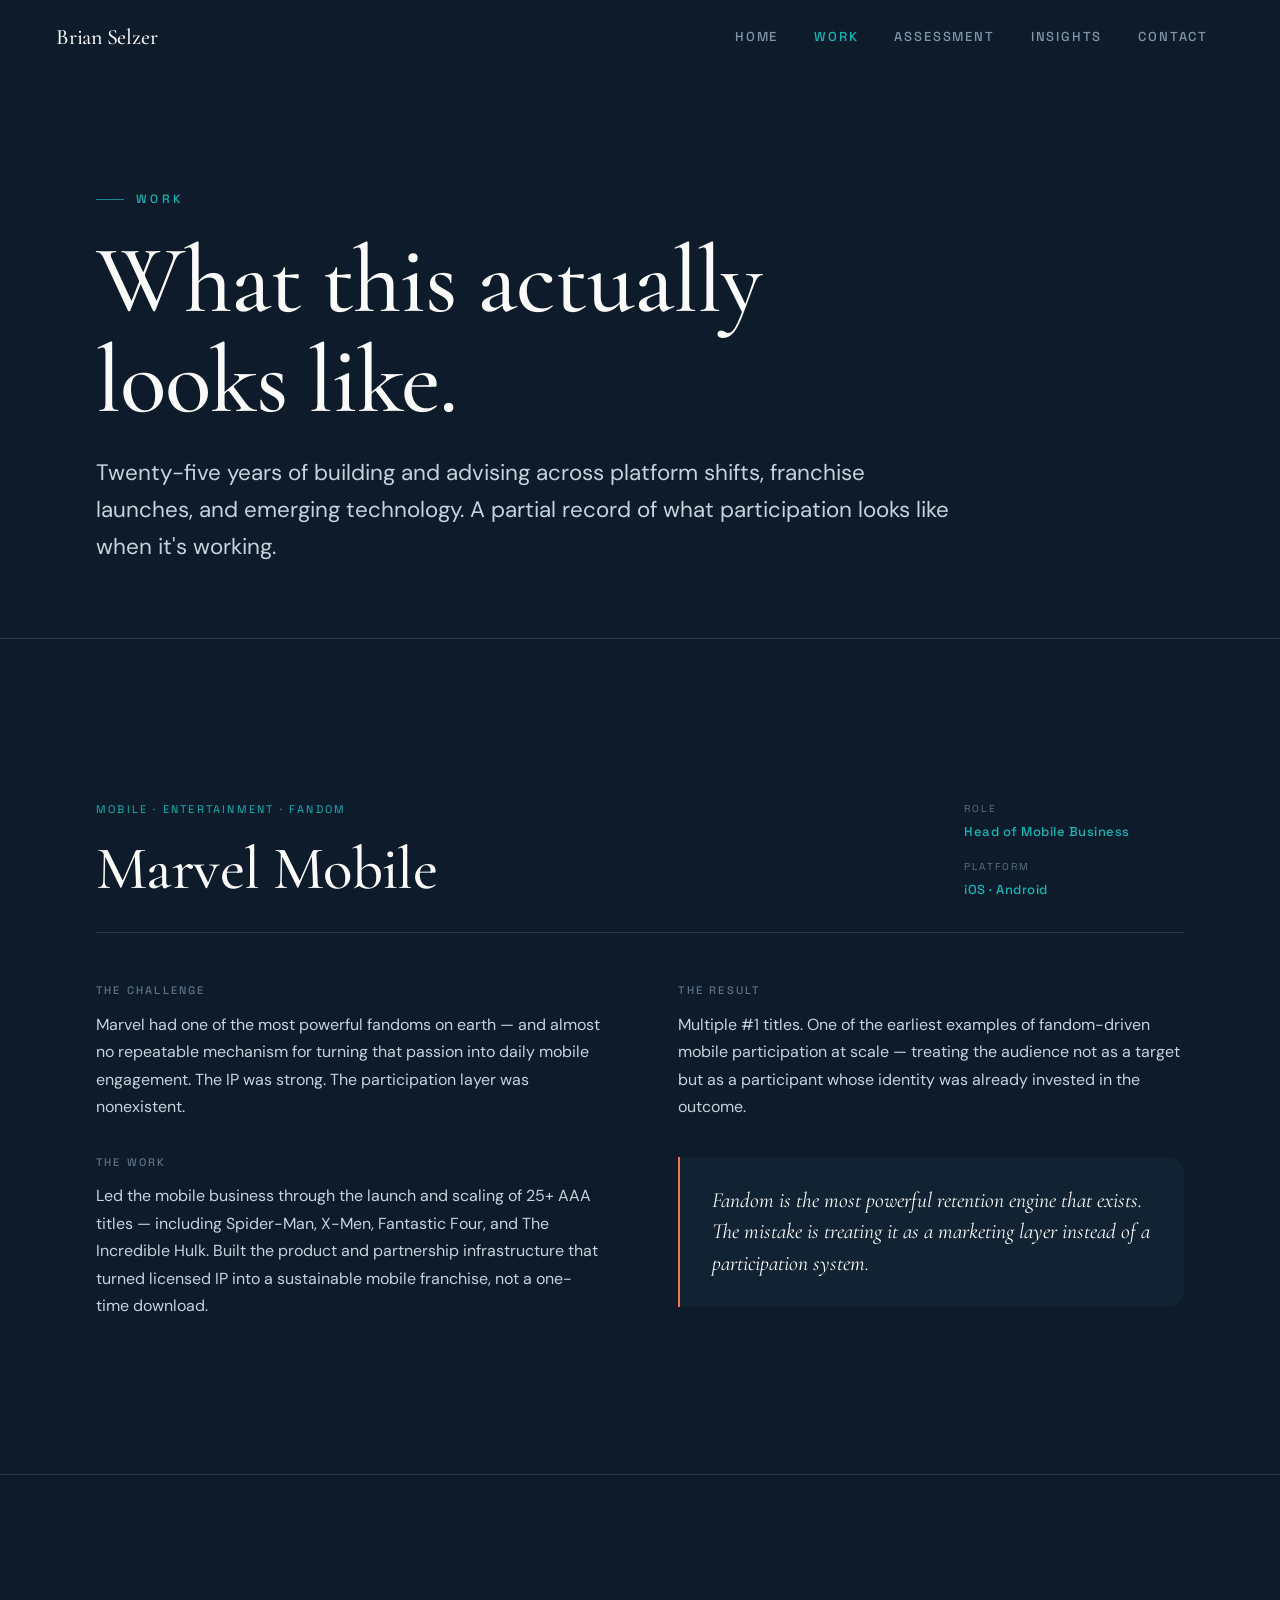
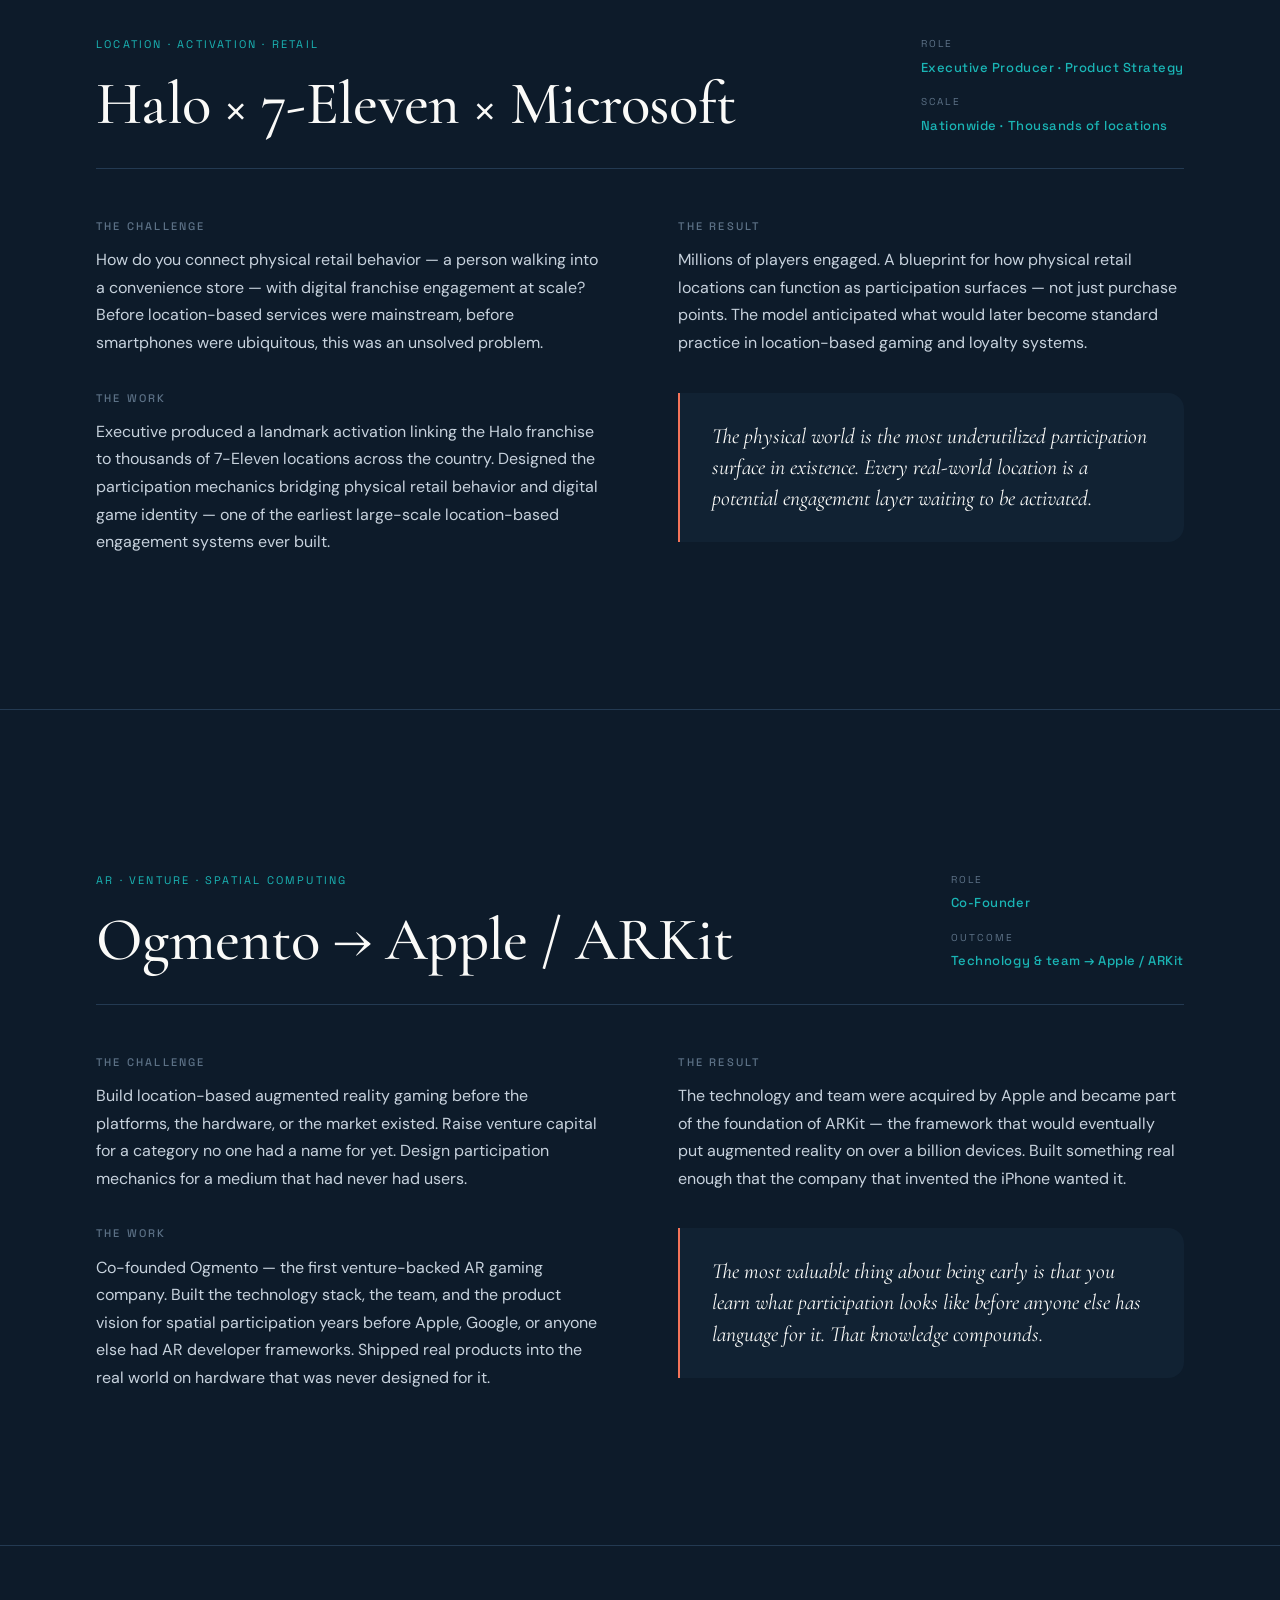
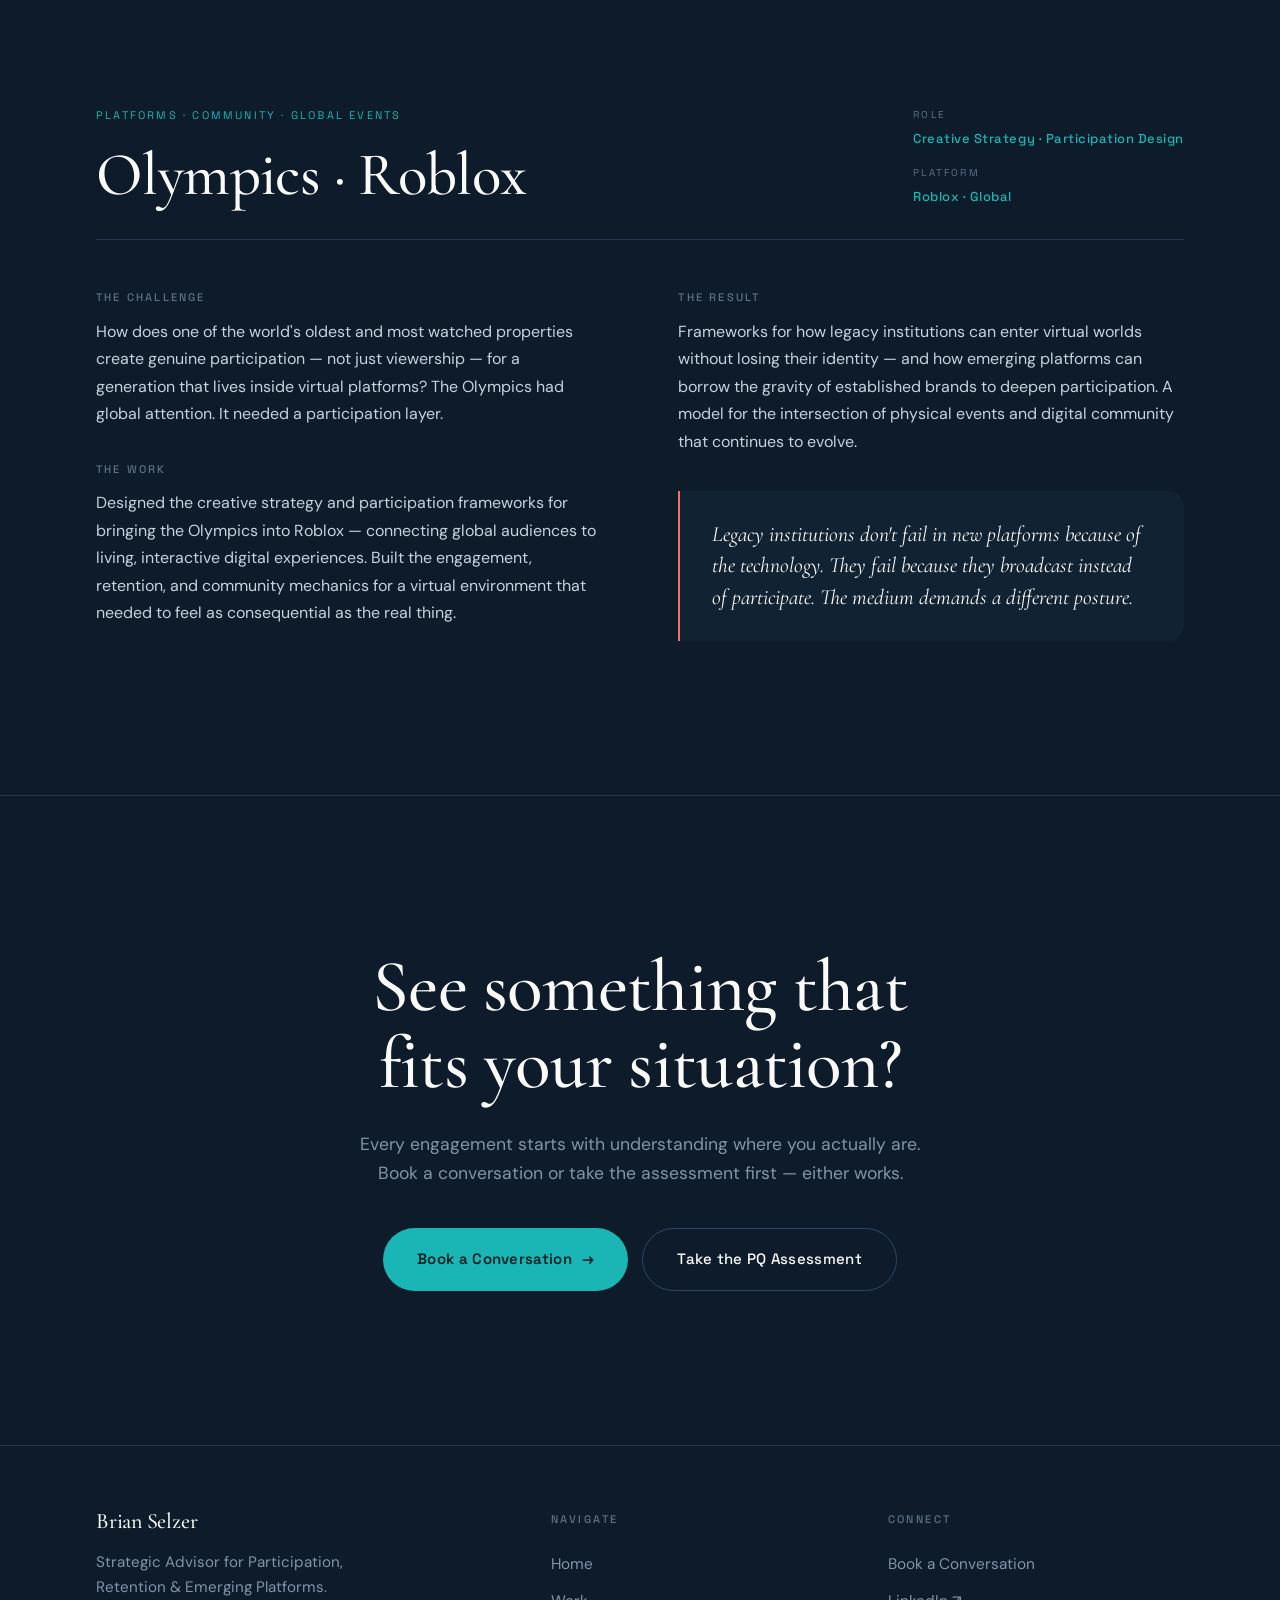
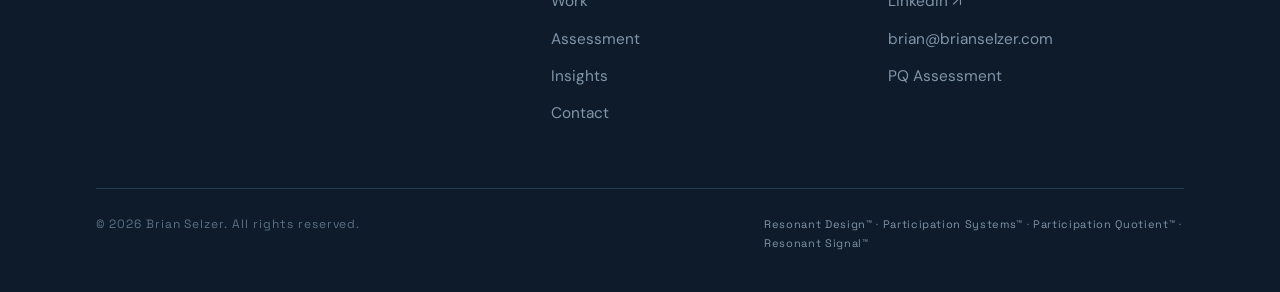
<file: work.html>
<!doctype html>
<html lang="en">
<head>
<meta charset="utf-8"/>
<script>document.documentElement.className+=' js';</script>
<meta name="viewport" content="width=device-width, initial-scale=1"/>
<title>Work — Brian Selzer</title>
<meta name="description" content="Selected case studies from Brian Selzer — participation systems built at Marvel, Microsoft, Apple, Olympics, and Roblox."/>
<link rel="preconnect" href="https://fonts.googleapis.com"/>
<link rel="preconnect" href="https://fonts.gstatic.com" crossorigin/>
<link rel="stylesheet" href="styles.css"/>
</head>
<body>

<header class="nav">
  <a class="brand" href="index.html" aria-label="Brian Selzer — home">
    <span class="brand__wordmark">Brian Selzer</span>
  </a>
  <button class="nav__toggle" aria-label="Toggle menu" aria-expanded="false"><span></span><span></span><span></span></button>
  <nav class="nav__menu">
    <div class="nav__links">
      <a class="nav__link" href="index.html">Home</a>
      <a class="nav__link is-active" href="work.html">Work</a>
      <a class="nav__link" href="assessment.html">Assessment</a>
      <a class="nav__link" href="insights.html">Insights</a>
      <a class="nav__link" href="contact.html">Contact</a>
    </div>
  </nav>
</header>

<main>

<!-- PAGE HEAD -->
<section class="page-head">
  <div class="wrap">
    <p class="eyebrow reveal">Work</p>
    <h1 class="page-head__title reveal" data-delay="60">What this actually<br/>looks like.</h1>
    <p class="page-head__lede reveal" data-delay="120">Twenty-five years of building and advising across platform shifts, franchise launches, and emerging technology. A partial record of what participation looks like when it's working.</p>
  </div>
</section>

<hr class="divider"/>

<!-- ===================== CASE: MARVEL ===================== -->
<section class="section">
  <div class="wrap case">
    <div class="case__header reveal">
      <div class="case__meta">
        <span class="work-card__tag">Mobile &middot; Entertainment &middot; Fandom</span>
        <h2 class="case__title">Marvel Mobile</h2>
      </div>
      <div class="case__role-block">
        <div class="case__role-item">
          <span class="case__role-label">Role</span>
          <span class="case__role-value">Head of Mobile Business</span>
        </div>
        <div class="case__role-item">
          <span class="case__role-label">Platform</span>
          <span class="case__role-value">iOS &middot; Android</span>
        </div>
      </div>
    </div>

    <div class="case__body">
      <div class="case__col case__col--left">
        <div class="case__block reveal">
          <h3 class="case__block-title">The Challenge</h3>
          <p>Marvel had one of the most powerful fandoms on earth — and almost no repeatable mechanism for turning that passion into daily mobile engagement. The IP was strong. The participation layer was nonexistent.</p>
        </div>
        <div class="case__block reveal">
          <h3 class="case__block-title">The Work</h3>
          <p>Led the mobile business through the launch and scaling of 25+ AAA titles — including Spider-Man, X-Men, Fantastic Four, and The Incredible Hulk. Built the product and partnership infrastructure that turned licensed IP into a sustainable mobile franchise, not a one-time download.</p>
        </div>
      </div>
      <div class="case__col case__col--right">
        <div class="case__block reveal">
          <h3 class="case__block-title">The Result</h3>
          <p>Multiple #1 titles. One of the earliest examples of fandom-driven mobile participation at scale — treating the audience not as a target but as a participant whose identity was already invested in the outcome.</p>
        </div>
        <div class="case__insight reveal">
          <p class="case__insight-text">Fandom is the most powerful retention engine that exists. The mistake is treating it as a marketing layer instead of a participation system.</p>
        </div>
      </div>
    </div>
  </div>
</section>

<hr class="divider"/>

<!-- ===================== CASE: HALO x 7-ELEVEN ===================== -->
<section class="section">
  <div class="wrap case">
    <div class="case__header reveal">
      <div class="case__meta">
        <span class="work-card__tag">Location &middot; Activation &middot; Retail</span>
        <h2 class="case__title">Halo &times; 7&#8209;Eleven &times; Microsoft</h2>
      </div>
      <div class="case__role-block">
        <div class="case__role-item">
          <span class="case__role-label">Role</span>
          <span class="case__role-value">Executive Producer &middot; Product Strategy</span>
        </div>
        <div class="case__role-item">
          <span class="case__role-label">Scale</span>
          <span class="case__role-value">Nationwide &middot; Thousands of locations</span>
        </div>
      </div>
    </div>

    <div class="case__body">
      <div class="case__col case__col--left">
        <div class="case__block reveal">
          <h3 class="case__block-title">The Challenge</h3>
          <p>How do you connect physical retail behavior — a person walking into a convenience store — with digital franchise engagement at scale? Before location-based services were mainstream, before smartphones were ubiquitous, this was an unsolved problem.</p>
        </div>
        <div class="case__block reveal">
          <h3 class="case__block-title">The Work</h3>
          <p>Executive produced a landmark activation linking the Halo franchise to thousands of 7-Eleven locations across the country. Designed the participation mechanics bridging physical retail behavior and digital game identity — one of the earliest large-scale location-based engagement systems ever built.</p>
        </div>
      </div>
      <div class="case__col case__col--right">
        <div class="case__block reveal">
          <h3 class="case__block-title">The Result</h3>
          <p>Millions of players engaged. A blueprint for how physical retail locations can function as participation surfaces — not just purchase points. The model anticipated what would later become standard practice in location-based gaming and loyalty systems.</p>
        </div>
        <div class="case__insight reveal">
          <p class="case__insight-text">The physical world is the most underutilized participation surface in existence. Every real-world location is a potential engagement layer waiting to be activated.</p>
        </div>
      </div>
    </div>
  </div>
</section>

<hr class="divider"/>

<!-- ===================== CASE: OGMENTO ===================== -->
<section class="section">
  <div class="wrap case">
    <div class="case__header reveal">
      <div class="case__meta">
        <span class="work-card__tag">AR &middot; Venture &middot; Spatial Computing</span>
        <h2 class="case__title">Ogmento &rarr; Apple / ARKit</h2>
      </div>
      <div class="case__role-block">
        <div class="case__role-item">
          <span class="case__role-label">Role</span>
          <span class="case__role-value">Co-Founder</span>
        </div>
        <div class="case__role-item">
          <span class="case__role-label">Outcome</span>
          <span class="case__role-value">Technology &amp; team → Apple / ARKit</span>
        </div>
      </div>
    </div>

    <div class="case__body">
      <div class="case__col case__col--left">
        <div class="case__block reveal">
          <h3 class="case__block-title">The Challenge</h3>
          <p>Build location-based augmented reality gaming before the platforms, the hardware, or the market existed. Raise venture capital for a category no one had a name for yet. Design participation mechanics for a medium that had never had users.</p>
        </div>
        <div class="case__block reveal">
          <h3 class="case__block-title">The Work</h3>
          <p>Co-founded Ogmento — the first venture-backed AR gaming company. Built the technology stack, the team, and the product vision for spatial participation years before Apple, Google, or anyone else had AR developer frameworks. Shipped real products into the real world on hardware that was never designed for it.</p>
        </div>
      </div>
      <div class="case__col case__col--right">
        <div class="case__block reveal">
          <h3 class="case__block-title">The Result</h3>
          <p>The technology and team were acquired by Apple and became part of the foundation of ARKit — the framework that would eventually put augmented reality on over a billion devices. Built something real enough that the company that invented the iPhone wanted it.</p>
        </div>
        <div class="case__insight reveal">
          <p class="case__insight-text">The most valuable thing about being early is that you learn what participation looks like before anyone else has language for it. That knowledge compounds.</p>
        </div>
      </div>
    </div>
  </div>
</section>

<hr class="divider"/>

<!-- ===================== CASE: OLYMPICS x ROBLOX ===================== -->
<section class="section">
  <div class="wrap case">
    <div class="case__header reveal">
      <div class="case__meta">
        <span class="work-card__tag">Platforms &middot; Community &middot; Global Events</span>
        <h2 class="case__title">Olympics &middot; Roblox</h2>
      </div>
      <div class="case__role-block">
        <div class="case__role-item">
          <span class="case__role-label">Role</span>
          <span class="case__role-value">Creative Strategy &middot; Participation Design</span>
        </div>
        <div class="case__role-item">
          <span class="case__role-label">Platform</span>
          <span class="case__role-value">Roblox &middot; Global</span>
        </div>
      </div>
    </div>

    <div class="case__body">
      <div class="case__col case__col--left">
        <div class="case__block reveal">
          <h3 class="case__block-title">The Challenge</h3>
          <p>How does one of the world's oldest and most watched properties create genuine participation — not just viewership — for a generation that lives inside virtual platforms? The Olympics had global attention. It needed a participation layer.</p>
        </div>
        <div class="case__block reveal">
          <h3 class="case__block-title">The Work</h3>
          <p>Designed the creative strategy and participation frameworks for bringing the Olympics into Roblox — connecting global audiences to living, interactive digital experiences. Built the engagement, retention, and community mechanics for a virtual environment that needed to feel as consequential as the real thing.</p>
        </div>
      </div>
      <div class="case__col case__col--right">
        <div class="case__block reveal">
          <h3 class="case__block-title">The Result</h3>
          <p>Frameworks for how legacy institutions can enter virtual worlds without losing their identity — and how emerging platforms can borrow the gravity of established brands to deepen participation. A model for the intersection of physical events and digital community that continues to evolve.</p>
        </div>
        <div class="case__insight reveal">
          <p class="case__insight-text">Legacy institutions don't fail in new platforms because of the technology. They fail because they broadcast instead of participate. The medium demands a different posture.</p>
        </div>
      </div>
    </div>
  </div>
</section>

<hr class="divider"/>

<!-- CTA -->
<section class="section cta-end">
  <div class="wrap">
    <h2 class="cta-end__title reveal">See something that<br/>fits your situation?</h2>
    <p class="cta-end__sub reveal" data-delay="80">Every engagement starts with understanding where you actually are. Book a conversation or take the assessment first — either works.</p>
    <div class="hero__ctas reveal" data-delay="120" style="justify-content:center;">
      <a class="btn btn--primary btn--lg" href="contact.html">Book a Conversation <span class="arr">→</span></a>
      <a class="btn btn--ghost btn--lg" href="/pq.html">Take the PQ Assessment</a>
    </div>
  </div>
</section>

</main>

<footer class="footer">
  <div class="wrap">
    <div class="footer__top">
      <div class="footer__brand">
        <a class="brand" href="index.html">
          <span class="brand__wordmark">Brian Selzer</span>
        </a>
        <p class="footer__tagline">Strategic Advisor for Participation, Retention &amp; Emerging Platforms.</p>
      </div>
      <div class="footer__col">
        <h4>Navigate</h4>
        <a href="index.html">Home</a>
        <a href="work.html">Work</a>
        <a href="assessment.html">Assessment</a>
        <a href="insights.html">Insights</a>
        <a href="contact.html">Contact</a>
      </div>
      <div class="footer__col">
        <h4>Connect</h4>
        <a href="contact.html">Book a Conversation</a>
        <a href="https://www.linkedin.com/in/brianselzer/" target="_blank" rel="noopener">LinkedIn &#8599;</a>
        <a href="mailto:brian@brianselzer.com">brian@brianselzer.com</a>
        <a href="/pq.html">PQ Assessment</a>
      </div>
    </div>
    <div class="footer__bottom">
      <span class="footer__legal">&copy; <span data-year>2026</span> Brian Selzer. All rights reserved.</span>
      <span class="footer__ip"><span>Resonant Design&trade;</span> &middot; <span>Participation Systems&trade;</span> &middot; <span>Participation Quotient&trade;</span> &middot; <span>Resonant Signal&trade;</span></span>
    </div>
  </div>
</footer>

<script src="app.js"></script>
</body>
</html>
</file>
<file: styles.css>
/* ============================================================
   Brian Selzer — Personal Brand Platform
   Strategic Advisor for Participation, Retention & Emerging Platforms
   Dark-first. Navy + Teal + Coral. Cormorant / DM Sans / Space Grotesk.
   Production stylesheet — no frameworks, no dependencies.
   ============================================================ */

@import url('https://fonts.googleapis.com/css2?family=Cormorant+Garamond:ital,wght@0,400;0,500;0,600;1,400;1,500&family=DM+Sans:opsz,wght@9..40,300;9..40,400;9..40,500;9..40,600&family=Space+Grotesk:wght@400;500;600&display=swap');

/* ---------- Tokens ---------- */
:root {
  /* surfaces */
  --navy:        #0D1B2A;
  --navy-2:      #112233;
  --navy-3:      #16293D;
  --navy-line:   #233a52;
  --navy-line-2: #2d4865;

  --soft-white:  #FAFAF8;
  --soft-white-2:#F1F0EB;

  /* ink on dark */
  --fg-0: #FAFAF8;
  --fg-1: #C7D2DD;
  --fg-2: #8195A9;
  --fg-3: #5C7186;

  /* accents */
  --teal:        #1AB5B5;
  --teal-glow:   #5BD1D1;
  --teal-deep:   #0E7E7E;
  --teal-wash:   rgba(26,181,181,0.09);

  --coral:       #F4745A;
  --coral-glow:  #FA9A85;
  --coral-ink:   #D2543B;
  --coral-wash:  rgba(244,116,90,0.09);

  /* fonts */
  --font-display: 'Cormorant Garamond', Georgia, serif;
  --font-body:    'DM Sans', -apple-system, BlinkMacSystemFont, 'Helvetica Neue', Arial, sans-serif;
  --font-tech:    'Space Grotesk', var(--font-body);

  /* rhythm */
  --maxw: 1200px;
  --gut: clamp(20px, 5vw, 56px);
  --sp-section: clamp(80px, 12vw, 160px);

  --ease: cubic-bezier(0.2, 0.7, 0.2, 1);
  --ease-out: cubic-bezier(0.16, 1, 0.3, 1);

  --radius: 4px;
  --radius-lg: 16px;
}

/* ---------- Reset ---------- */
*, *::before, *::after { box-sizing: border-box; margin: 0; padding: 0; }
html { scroll-behavior: smooth; -webkit-text-size-adjust: 100%; }
@media (prefers-reduced-motion: reduce) { html { scroll-behavior: auto; } }

body {
  font-family: var(--font-body);
  background: var(--navy);
  color: var(--fg-1);
  font-size: 17px;
  line-height: 1.65;
  font-weight: 400;
  -webkit-font-smoothing: antialiased;
  -moz-osx-font-smoothing: grayscale;
  overflow-x: clip;
  text-rendering: optimizeLegibility;
}

img, svg { display: block; max-width: 100%; }
a { color: inherit; text-decoration: none; }
button { font-family: inherit; cursor: pointer; border: none; background: none; color: inherit; }
::selection { background: var(--teal); color: var(--navy); }

/* ---------- Layout helpers ---------- */
.wrap { width: 100%; max-width: var(--maxw); margin: 0 auto; padding-inline: var(--gut); }
.section { padding-block: var(--sp-section); position: relative; }
.section--tight { padding-block: clamp(56px, 8vw, 100px); }
.divider { border: 0; border-top: 1px solid var(--navy-line); margin: 0; }

/* ---------- Type ---------- */
.eyebrow {
  font-family: var(--font-tech);
  font-size: 12px;
  font-weight: 500;
  letter-spacing: 0.28em;
  text-transform: uppercase;
  color: var(--teal);
  display: inline-flex;
  align-items: center;
  gap: 12px;
}
.eyebrow::before {
  content: "";
  width: 28px; height: 1px;
  background: var(--teal);
  opacity: 0.7;
}
.eyebrow--plain::before { display: none; }

h1, h2, h3 { font-family: var(--font-display); font-weight: 500; line-height: 1.04; letter-spacing: -0.01em; color: var(--fg-0); }
.display {
  font-size: clamp(3.2rem, 9vw, 7rem);
  font-weight: 500;
  line-height: 0.98;
  letter-spacing: -0.02em;
}
.h2 { font-size: clamp(2.1rem, 4.6vw, 3.6rem); line-height: 1.05; }
.h3 { font-size: clamp(1.4rem, 2.4vw, 1.9rem); line-height: 1.12; }
em.accent { font-style: italic; color: var(--coral); }
em.accent-teal { font-style: italic; color: var(--teal-glow); }
.serif-italic { font-style: italic; }

.lede { font-size: clamp(1.15rem, 1.8vw, 1.45rem); line-height: 1.5; color: var(--fg-1); max-width: 40ch; }
.muted { color: var(--fg-2); }
.measure { max-width: 62ch; }
.tm { font-size: 0.62em; vertical-align: super; opacity: 0.7; font-weight: 400; letter-spacing: 0; }

/* ---------- Buttons ---------- */
.btn {
  display: inline-flex; align-items: center; gap: 10px;
  font-family: var(--font-tech);
  font-size: 14px; font-weight: 500;
  letter-spacing: 0.02em;
  padding: 15px 26px;
  border-radius: 999px;
  transition: transform 0.2s var(--ease), background 0.2s var(--ease), box-shadow 0.3s var(--ease), color 0.2s var(--ease), border-color 0.2s var(--ease);
  white-space: nowrap;
}
.btn .arr { transition: transform 0.25s var(--ease); }
.btn:hover .arr { transform: translateX(4px); }
.btn:active { transform: translateY(1px); }

.btn--primary { background: var(--teal); color: #04201f; font-weight: 600; }
.btn--primary:hover { background: var(--teal-glow); box-shadow: 0 12px 40px -12px rgba(26,181,181,0.6); }

.btn--ghost { color: var(--fg-0); border: 1px solid var(--navy-line-2); }
.btn--ghost:hover { border-color: var(--teal); color: var(--teal-glow); }

.btn--coral { background: var(--coral); color: #2a0b04; font-weight: 600; }
.btn--coral:hover { background: var(--coral-glow); box-shadow: 0 12px 40px -12px rgba(244,116,90,0.55); }

.btn--lg { padding: 18px 34px; font-size: 15px; }
.textlink {
  font-family: var(--font-tech); font-size: 14px; letter-spacing: 0.02em;
  color: var(--teal-glow); display: inline-flex; align-items: center; gap: 8px;
  border-bottom: 1px solid transparent; padding-bottom: 2px;
  transition: border-color 0.2s var(--ease), gap 0.2s var(--ease);
}
.textlink:hover { border-color: var(--teal); }
.textlink .arr { transition: transform 0.25s var(--ease); }
.textlink:hover .arr { transform: translateX(3px); }

/* ---------- Nav ---------- */
.nav {
  position: fixed; inset: 0 0 auto 0; z-index: 100;
  display: flex; align-items: center; justify-content: space-between;
  padding: 18px var(--gut);
  transition: background 0.3s var(--ease), border-color 0.3s var(--ease), padding 0.3s var(--ease);
  border-bottom: 1px solid transparent;
}
.nav.is-scrolled {
  background: rgba(13,27,42,0.72);
  backdrop-filter: blur(16px) saturate(140%);
  -webkit-backdrop-filter: blur(16px) saturate(140%);
  border-bottom-color: var(--navy-line);
  padding-block: 14px;
}
.brand { display: flex; align-items: center; gap: 12px; }
.brand__mark { width: 22px; height: 26px; color: var(--teal); flex: none; }
.brand__name {
  font-family: var(--font-tech); font-weight: 600; font-size: 15px;
  letter-spacing: 0.04em; color: var(--fg-0); white-space: nowrap;
}
.brand__wordmark {
  font-family: var(--font-display);
  font-weight: 500;
  font-size: 22px;
  letter-spacing: -0.01em;
  color: var(--fg-0);
  white-space: nowrap;
  line-height: 1;
}
.nav__links { display: flex; align-items: center; gap: 4px; }
.nav__link {
  font-family: var(--font-tech); font-size: 13px; font-weight: 500;
  letter-spacing: 0.14em; text-transform: uppercase; color: var(--fg-2);
  padding: 8px 16px; border-radius: 999px;
  transition: color 0.2s var(--ease), background 0.2s var(--ease);
}
.nav__link:hover { color: var(--fg-0); }
.nav__link.is-active { color: var(--teal); }
.nav__cta { margin-left: 10px; }
.nav__toggle { display: none; width: 30px; height: 30px; position: relative; }
.nav__toggle span { position: absolute; left: 4px; right: 4px; height: 1.5px; background: var(--fg-0); transition: transform 0.3s var(--ease), opacity 0.2s var(--ease); }
.nav__toggle span:nth-child(1) { top: 9px; } .nav__toggle span:nth-child(2) { top: 15px; } .nav__toggle span:nth-child(3) { top: 21px; }
body.menu-open .nav__toggle span:nth-child(1) { transform: translateY(6px) rotate(45deg); }
body.menu-open .nav__toggle span:nth-child(2) { opacity: 0; }
body.menu-open .nav__toggle span:nth-child(3) { transform: translateY(-6px) rotate(-45deg); }

@media (max-width: 860px) {
  .nav__menu {
    position: fixed; inset: 0; z-index: 99;
    background: rgba(13,27,42,0.97); backdrop-filter: blur(20px);
    flex-direction: column; align-items: flex-start; justify-content: center;
    gap: 8px; padding: var(--gut);
    transform: translateY(-100%); opacity: 0; pointer-events: none;
    transition: transform 0.4s var(--ease-out), opacity 0.3s var(--ease);
    display: flex;
  }
  body.menu-open .nav__menu { transform: translateY(0); opacity: 1; pointer-events: auto; }
  .nav__links { flex-direction: column; align-items: flex-start; gap: 4px; }
  .nav__link { font-size: 24px; font-family: var(--font-display); text-transform: none; letter-spacing: 0; padding: 10px 0; }
  .nav__cta { margin: 18px 0 0; }
  .nav__toggle { display: block; z-index: 101; }
}

/* ---------- Hero ---------- */
.hero { position: relative; display: flex; align-items: center; overflow: hidden; padding-block: 180px 80px; }
.hero__grid { display: grid; grid-template-columns: 1.15fr 0.85fr; gap: 48px; align-items: center; width: 100%; }
.hero__sig { position: relative; aspect-ratio: 1; width: 100%; max-width: 460px; margin-inline: auto; }
.hero__sig svg { width: 100%; height: 100%; overflow: visible; }
.hero__num { font-family: var(--font-tech); font-size: 12px; letter-spacing: 0.3em; color: var(--fg-3); margin-bottom: 26px; }
.hero__title { margin: 0 0 22px; }
.hero__role {
  font-family: var(--font-display);
  font-size: clamp(1.4rem, 2.4vw, 2rem);
  font-weight: 500;
  color: var(--fg-0);
  margin-bottom: 26px;
  line-height: 1.2;
  letter-spacing: -0.01em;
}
.hero__copy { font-size: clamp(1.05rem, 1.5vw, 1.2rem); color: var(--fg-1); max-width: 46ch; margin-bottom: 16px; }
.hero__copy--bio { color: var(--fg-2); font-size: clamp(0.95rem, 1.3vw, 1.05rem); margin-bottom: 38px; max-width: 52ch; }
.hero__ctas { display: flex; flex-wrap: wrap; gap: 14px; }
@media (max-width: 940px) {
  .hero__grid { grid-template-columns: 1fr; gap: 8px; }
  .hero__sig { grid-row: 1; max-width: 300px; opacity: 0.9; }
}

/* ---------- Credibility strip ---------- */
.cred { border-block: 1px solid var(--navy-line); background: var(--navy-2); }
.cred__inner { padding-block: 34px; }
.cred__label { font-family: var(--font-tech); font-size: 11px; letter-spacing: 0.26em; text-transform: uppercase; color: var(--fg-3); margin-bottom: 22px; text-align: center; }
.cred__logos {
  display: flex; flex-wrap: wrap; align-items: center; justify-content: center;
  gap: clamp(20px, 4vw, 52px);
}
.cred__logo {
  font-family: var(--font-tech); font-weight: 500;
  font-size: clamp(0.95rem, 1.5vw, 1.15rem); letter-spacing: 0.05em;
  color: var(--fg-2); opacity: 0.85;
  transition: color 0.25s var(--ease), opacity 0.25s var(--ease);
  white-space: nowrap;
}
.cred__logo:hover { color: var(--fg-0); opacity: 1; }

/* ---------- Pull / insight ---------- */
.insight { text-align: center; }
.insight__quote {
  font-family: var(--font-display); font-weight: 500;
  font-size: clamp(2rem, 5.2vw, 4.1rem); line-height: 1.08; letter-spacing: -0.015em;
  color: var(--fg-0); max-width: 18ch; margin: 0 auto; text-wrap: balance;
}
.insight__quote .ln2 { color: var(--coral); font-style: italic; }
.insight__by { margin-top: 30px; font-family: var(--font-tech); font-size: 12px; letter-spacing: 0.24em; text-transform: uppercase; color: var(--fg-3); }

/* ---------- Two-col text ---------- */
.split { display: grid; grid-template-columns: 0.85fr 1.15fr; gap: clamp(32px, 6vw, 88px); align-items: start; }
.split__head { position: sticky; top: 120px; }
@media (max-width: 860px) { .split { grid-template-columns: 1fr; gap: 28px; } .split__head { position: static; } }

.lead-para { font-size: clamp(1.5rem, 2.6vw, 2.1rem); font-family: var(--font-display); line-height: 1.28; color: var(--fg-0); font-weight: 400; letter-spacing: -0.01em; }
.lead-para em { font-style: italic; color: var(--coral); }
.body-para { color: var(--fg-1); margin-top: 24px; max-width: 56ch; }
.body-para + .body-para { margin-top: 18px; }

/* ---------- Participation Systems layers ---------- */
.layers { display: flex; flex-direction: column; gap: 0; margin-top: 56px; border-top: 1px solid var(--navy-line); }
.layer {
  display: grid; grid-template-columns: 64px 1fr auto; gap: clamp(16px, 3vw, 40px);
  align-items: center; padding-block: clamp(24px, 3vw, 34px);
  border-bottom: 1px solid var(--navy-line);
  position: relative; transition: padding-left 0.3s var(--ease);
}
.layer::before { content: ""; position: absolute; left: 0; top: 0; bottom: -1px; width: 2px; background: var(--teal); transform: scaleY(0); transform-origin: top; transition: transform 0.35s var(--ease); }
.layer:hover { padding-left: 22px; }
.layer:hover::before { transform: scaleY(1); }
.layer__num { font-family: var(--font-tech); font-size: 13px; letter-spacing: 0.1em; color: var(--teal); }
.layer__name { font-family: var(--font-display); font-size: clamp(1.6rem, 3vw, 2.4rem); font-weight: 500; color: var(--fg-0); }
.layer__desc { color: var(--fg-2); font-size: 0.98rem; max-width: 40ch; justify-self: start; }
@media (max-width: 720px) {
  .layer { grid-template-columns: 44px 1fr; }
  .layer__desc { grid-column: 2; max-width: none; }
}

/* ---------- Feature CTA block ---------- */
.feature {
  position: relative; overflow: hidden;
  border: 1px solid var(--navy-line-2); border-radius: var(--radius-lg);
  background:
    radial-gradient(120% 140% at 100% 0%, rgba(26,181,181,0.12), transparent 55%),
    radial-gradient(120% 140% at 0% 100%, rgba(244,116,90,0.10), transparent 55%),
    var(--navy-2);
  padding: clamp(40px, 6vw, 76px);
}
.feature__eyebrow { color: var(--coral); }
.feature__eyebrow::before { background: var(--coral); }
.feature__title { font-size: clamp(2rem, 4.6vw, 3.4rem); margin: 22px 0 20px; max-width: 20ch; }
.feature__copy { color: var(--fg-1); max-width: 52ch; margin-bottom: 36px; font-size: 1.1rem; }
.feature__ctas { display: flex; flex-wrap: wrap; gap: 14px; align-items: center; }
.feature__sig { position: absolute; right: -60px; top: 50%; transform: translateY(-50%); width: 340px; height: 340px; opacity: 0.5; pointer-events: none; color: var(--teal); }
@media (max-width: 760px) { .feature__sig { display: none; } }

/* ---------- Work ---------- */
.work__grid { display: grid; grid-template-columns: repeat(2, 1fr); gap: 20px; margin-top: 52px; }
.work-card {
  display: block; position: relative; overflow: hidden;
  border: 1px solid var(--navy-line); border-radius: var(--radius-lg);
  background: var(--navy-2); padding: 36px 34px 30px;
  transition: border-color 0.3s var(--ease), transform 0.3s var(--ease), background 0.3s var(--ease);
  min-height: 260px; display: flex; flex-direction: column;
}
.work-card:hover { border-color: var(--teal); transform: translateY(-4px); }
.work-card__tag { font-family: var(--font-tech); font-size: 11px; letter-spacing: 0.2em; text-transform: uppercase; color: var(--teal); margin-bottom: auto; }
.work-card__title { font-family: var(--font-display); font-size: clamp(1.7rem, 2.6vw, 2.2rem); font-weight: 500; color: var(--fg-0); margin: 40px 0 10px; }
.work-card__desc { color: var(--fg-2); font-size: 0.98rem; max-width: 42ch; }
.work-card__metric { margin-top: 22px; padding-top: 18px; border-top: 1px solid var(--navy-line); font-family: var(--font-tech); font-size: 13px; letter-spacing: 0.04em; color: var(--fg-1); }
.work-card__metric b { color: var(--coral); font-weight: 600; }
@media (max-width: 720px) { .work__grid { grid-template-columns: 1fr; } }

/* ---------- Signal / newsletter ---------- */
.signal__grid { display: grid; grid-template-columns: 1fr 1fr; gap: clamp(32px, 6vw, 80px); align-items: center; }
@media (max-width: 860px) { .signal__grid { grid-template-columns: 1fr; gap: 36px; } }
.topic-pills { display: flex; flex-wrap: wrap; gap: 10px; margin-top: 28px; }
.pill {
  font-family: var(--font-tech); font-size: 12px; letter-spacing: 0.08em;
  color: var(--fg-1); padding: 8px 16px; border-radius: 999px;
  border: 1px solid var(--navy-line-2); transition: border-color 0.2s var(--ease), color 0.2s var(--ease);
}
.pill:hover { border-color: var(--teal); color: var(--teal-glow); }

.form { display: flex; gap: 10px; margin-top: 28px; max-width: 440px; flex-wrap: wrap; }
.field {
  flex: 1 1 220px; background: var(--navy-3); border: 1px solid var(--navy-line-2);
  border-radius: 999px; padding: 14px 20px; color: var(--fg-0); font-family: var(--font-body); font-size: 15px;
  transition: border-color 0.2s var(--ease), box-shadow 0.2s var(--ease);
}
.field::placeholder { color: var(--fg-3); }
.field:focus { outline: none; border-color: var(--teal); box-shadow: 0 0 0 3px var(--teal-wash); }
.form__note { font-size: 13px; color: var(--fg-3); margin-top: 14px; }

/* ---------- Big CTA ---------- */
.cta-end { text-align: center; }
.cta-end__title { font-size: clamp(2.4rem, 6vw, 4.6rem); margin-bottom: 28px; max-width: 16ch; margin-inline: auto; }
.cta-end__sub { color: var(--fg-2); max-width: 48ch; margin: 0 auto 40px; font-size: 1.1rem; }

/* ---------- Footer ---------- */
.footer { border-top: 1px solid var(--navy-line); padding-block: 64px 40px; }
.footer__top { display: grid; grid-template-columns: 1.4fr 1fr 1fr; gap: 40px; }
.footer__brand .brand__name { font-size: 18px; }
.footer__tagline { color: var(--fg-2); margin-top: 18px; max-width: 32ch; font-size: 0.95rem; }
.footer__col h4 { font-family: var(--font-tech); font-size: 11px; letter-spacing: 0.22em; text-transform: uppercase; color: var(--fg-3); font-weight: 500; margin-bottom: 18px; }
.footer__col a { display: block; color: var(--fg-2); padding: 6px 0; font-size: 0.96rem; transition: color 0.2s var(--ease); }
.footer__col a:hover { color: var(--teal-glow); }
.footer__bottom { display: flex; flex-wrap: wrap; justify-content: space-between; gap: 16px; margin-top: 56px; padding-top: 26px; border-top: 1px solid var(--navy-line); }
.footer__legal { font-family: var(--font-tech); font-size: 12px; letter-spacing: 0.08em; color: var(--fg-3); }
.footer__ip { font-family: var(--font-tech); font-size: 11px; letter-spacing: 0.06em; color: var(--fg-3); max-width: 60ch; }
.footer__ip span { color: var(--fg-2); }
@media (max-width: 720px) { .footer__top { grid-template-columns: 1fr 1fr; } .footer__brand { grid-column: 1 / -1; } }

/* ---------- Page header (interior pages) ---------- */
.page-head { padding-top: 180px; padding-bottom: clamp(40px, 6vw, 72px); position: relative; overflow: hidden; }
.page-head__title { font-size: clamp(3rem, 8vw, 6rem); margin: 22px 0 24px; }
.page-head__lede { max-width: 54ch; font-size: clamp(1.15rem, 1.8vw, 1.4rem); color: var(--fg-1); }

/* ---------- Archetypes ---------- */
.arch__grid { display: grid; grid-template-columns: repeat(5, 1fr); gap: 14px; margin-top: 52px; counter-reset: arch; }
.arch {
  border: 1px solid var(--navy-line); border-radius: var(--radius-lg);
  padding: 28px 22px; background: var(--navy-2); position: relative;
  display: flex; flex-direction: column; min-height: 300px;
  transition: border-color 0.3s var(--ease), transform 0.3s var(--ease);
}
.arch:hover { border-color: var(--teal); transform: translateY(-4px); }
.arch__dot { width: 36px; height: 36px; margin-bottom: 26px; }
.arch__stage { font-family: var(--font-tech); font-size: 11px; letter-spacing: 0.18em; text-transform: uppercase; color: var(--fg-3); margin-bottom: 10px; }
.arch__name { font-family: var(--font-display); font-size: 1.5rem; font-weight: 500; color: var(--fg-0); line-height: 1.08; margin-bottom: 14px; }
.arch__desc { color: var(--fg-2); font-size: 0.9rem; line-height: 1.55; margin-top: auto; }
@media (max-width: 980px) { .arch__grid { grid-template-columns: repeat(2, 1fr); } }
@media (max-width: 520px) { .arch__grid { grid-template-columns: 1fr; } }

/* ---------- Engine steps ---------- */
.engine { display: grid; grid-template-columns: repeat(3, 1fr); gap: 18px; margin-top: 48px; }
.engine__step { padding: 30px 26px; border: 1px solid var(--navy-line); border-radius: var(--radius-lg); background: var(--navy-2); }
.engine__n { font-family: var(--font-tech); font-size: 12px; letter-spacing: 0.16em; color: var(--coral); margin-bottom: 18px; }
.engine__t { font-family: var(--font-display); font-size: 1.5rem; font-weight: 500; color: var(--fg-0); margin-bottom: 10px; }
.engine__d { color: var(--fg-2); font-size: 0.96rem; }
@media (max-width: 820px) { .engine { grid-template-columns: 1fr; } }

/* ---------- Insights / essays ---------- */
.essay-list { margin-top: 48px; border-top: 1px solid var(--navy-line); }
.essay {
  display: grid; grid-template-columns: 88px 1fr auto; gap: clamp(16px, 3vw, 40px);
  align-items: center; padding-block: 30px; border-bottom: 1px solid var(--navy-line);
  transition: padding-left 0.3s var(--ease); position: relative;
}
.essay::before { content: ""; position: absolute; left: 0; top: 0; bottom: -1px; width: 2px; background: var(--coral); transform: scaleY(0); transform-origin: top; transition: transform 0.35s var(--ease); }
.essay:hover { padding-left: 20px; }
.essay:hover::before { transform: scaleY(1); }
.essay__cat { font-family: var(--font-tech); font-size: 11px; letter-spacing: 0.16em; text-transform: uppercase; color: var(--teal); }
.essay__title { font-family: var(--font-display); font-size: clamp(1.4rem, 2.6vw, 2rem); font-weight: 500; color: var(--fg-0); line-height: 1.1; }
.essay__title span { display: block; font-family: var(--font-body); font-size: 0.92rem; color: var(--fg-2); font-weight: 400; margin-top: 8px; letter-spacing: 0; line-height: 1.5; max-width: 60ch; }
.essay__meta { font-family: var(--font-tech); font-size: 12px; letter-spacing: 0.06em; color: var(--fg-3); white-space: nowrap; }
.essay__arr { color: var(--teal); transition: transform 0.25s var(--ease); }
.essay:hover .essay__arr { transform: translateX(4px); }
@media (max-width: 720px) { .essay { grid-template-columns: 1fr auto; } .essay__cat { display: none; } }

/* ---------- Media logos row ---------- */
.media-row { display: flex; flex-wrap: wrap; gap: clamp(20px, 4vw, 48px); align-items: center; margin-top: 36px; }
.media-row span { font-family: var(--font-display); font-style: italic; font-size: clamp(1.3rem, 2.4vw, 1.9rem); color: var(--fg-2); transition: color 0.25s var(--ease); }
.media-row span:hover { color: var(--fg-0); }

/* ---------- Speaking topics ---------- */
.topics { display: grid; grid-template-columns: repeat(2, 1fr); gap: 16px; margin-top: 40px; }
.topic { display: flex; gap: 18px; padding: 24px 26px; border: 1px solid var(--navy-line); border-radius: var(--radius-lg); background: var(--navy-2); align-items: flex-start; }
.topic__n { font-family: var(--font-tech); font-size: 12px; letter-spacing: 0.1em; color: var(--teal); padding-top: 4px; }
.topic__t { font-family: var(--font-display); font-size: 1.3rem; font-weight: 500; color: var(--fg-0); margin-bottom: 6px; }
.topic__d { color: var(--fg-2); font-size: 0.93rem; }
@media (max-width: 720px) { .topics { grid-template-columns: 1fr; } }

/* ---------- Contact ---------- */
.contact__grid { display: grid; grid-template-columns: 1fr 0.85fr; gap: clamp(40px, 7vw, 96px); align-items: start; }
@media (max-width: 860px) { .contact__grid { grid-template-columns: 1fr; gap: 44px; } }
.contact-method { display: block; padding: 26px 0; border-bottom: 1px solid var(--navy-line); transition: padding-left 0.3s var(--ease); }
.contact-method:first-child { border-top: 1px solid var(--navy-line); }
.contact-method:hover { padding-left: 14px; }
.contact-method__label { font-family: var(--font-tech); font-size: 11px; letter-spacing: 0.2em; text-transform: uppercase; color: var(--fg-3); margin-bottom: 8px; }
.contact-method__value { font-family: var(--font-display); font-size: clamp(1.4rem, 2.4vw, 1.9rem); font-weight: 500; color: var(--fg-0); display: flex; align-items: center; gap: 12px; }
.contact-method:hover .contact-method__value { color: var(--teal-glow); }
.calendly {
  border: 1px solid var(--navy-line-2); border-radius: var(--radius-lg);
  background: var(--navy-2); padding: clamp(32px, 5vw, 48px); text-align: center;
}
.calendly__icon { width: 48px; height: 48px; margin: 0 auto 22px; color: var(--teal); }
.calendly__title { font-family: var(--font-display); font-size: 1.8rem; font-weight: 500; color: var(--fg-0); margin-bottom: 12px; }
.calendly__copy { color: var(--fg-2); margin-bottom: 28px; font-size: 0.98rem; }
.calendly__slot { border: 1px dashed var(--navy-line-2); border-radius: var(--radius); padding: 22px; color: var(--fg-3); font-family: var(--font-tech); font-size: 12px; letter-spacing: 0.08em; margin-bottom: 24px; }

/* ---------- Reveal (entrance) ----------
   Content is ALWAYS visible — no opacity/animation gating. A gentle upward
   settle is applied only as a transform transition (opacity is never touched),
   so even if a renderer parks the transition at its start, content remains
   fully visible (just a few px lower). Bulletproof against JS/animation quirks. */
.reveal { transform: none; }
html.js .reveal { transform: translateY(14px); transition: transform 0.7s var(--ease-out); }
html.js .reveal.is-in { transform: none; }
@media (prefers-reduced-motion: reduce) {
  html.js .reveal { transform: none; transition: none; }
}

/* ---------- Misc ---------- */
.kicker-row { display: flex; align-items: baseline; justify-content: space-between; gap: 24px; flex-wrap: wrap; margin-bottom: 8px; }
.section-index { font-family: var(--font-tech); font-size: 12px; letter-spacing: 0.2em; color: var(--fg-3); }
.stack-lg > * + * { margin-top: 24px; }
.mt-eyebrow { margin-top: 20px; }

/* ---------- Services grid ---------- */
.services__grid {
  display: grid;
  grid-template-columns: repeat(3, 1fr);
  gap: 18px;
  margin-top: 52px;
}
@media (max-width: 860px) { .services__grid { grid-template-columns: 1fr; } }

.service-card {
  padding: 36px 30px;
  border: 1px solid var(--navy-line);
  border-radius: var(--radius-lg);
  background: var(--navy-2);
  display: flex;
  flex-direction: column;
  gap: 14px;
  transition: border-color 0.3s var(--ease), transform 0.3s var(--ease);
}
.service-card:hover { border-color: var(--teal); transform: translateY(-4px); }
.service-card__num {
  font-family: var(--font-tech);
  font-size: 12px;
  letter-spacing: 0.16em;
  color: var(--coral);
}
.service-card__title {
  font-family: var(--font-display);
  font-size: clamp(1.3rem, 2vw, 1.7rem);
  font-weight: 500;
  color: var(--fg-0);
  line-height: 1.1;
}
.service-card__desc {
  color: var(--fg-2);
  font-size: 0.96rem;
  line-height: 1.65;
  flex: 1;
}
.service-card .textlink { margin-top: 8px; }

/* ---------- Case studies (work.html) ---------- */
.case { }
.case__header {
  display: grid;
  grid-template-columns: 1fr auto;
  gap: 40px;
  align-items: flex-start;
  margin-bottom: 52px;
  padding-bottom: 32px;
  border-bottom: 1px solid var(--navy-line);
}
@media (max-width: 720px) { .case__header { grid-template-columns: 1fr; gap: 24px; } }

.case__title {
  font-family: var(--font-display);
  font-size: clamp(2.2rem, 5vw, 3.8rem);
  font-weight: 500;
  color: var(--fg-0);
  line-height: 1.04;
  margin-top: 16px;
}
.case__role-block {
  display: flex;
  flex-direction: column;
  gap: 16px;
  min-width: 220px;
  padding-top: 8px;
}
.case__role-item { display: flex; flex-direction: column; gap: 4px; }
.case__role-label {
  font-family: var(--font-tech);
  font-size: 10px;
  letter-spacing: 0.22em;
  text-transform: uppercase;
  color: var(--fg-3);
}
.case__role-value {
  font-family: var(--font-tech);
  font-size: 13px;
  font-weight: 500;
  color: var(--teal);
  letter-spacing: 0.04em;
}
.case__body {
  display: grid;
  grid-template-columns: 1fr 1fr;
  gap: clamp(32px, 6vw, 80px);
}
@media (max-width: 720px) { .case__body { grid-template-columns: 1fr; } }

.case__col { display: flex; flex-direction: column; gap: 36px; }
.case__block h3.case__block-title {
  font-family: var(--font-tech);
  font-size: 11px;
  letter-spacing: 0.2em;
  text-transform: uppercase;
  color: var(--fg-3);
  margin-bottom: 14px;
}
.case__block p {
  color: var(--fg-1);
  font-size: 1rem;
  line-height: 1.72;
}
.case__insight {
  padding: 28px 32px;
  border-left: 2px solid var(--coral);
  background: var(--navy-2);
  border-radius: 0 var(--radius-lg) var(--radius-lg) 0;
}
.case__insight-text {
  font-family: var(--font-display);
  font-size: clamp(1.1rem, 1.8vw, 1.35rem);
  font-style: italic;
  color: var(--fg-0);
  line-height: 1.45;
}
</file>
